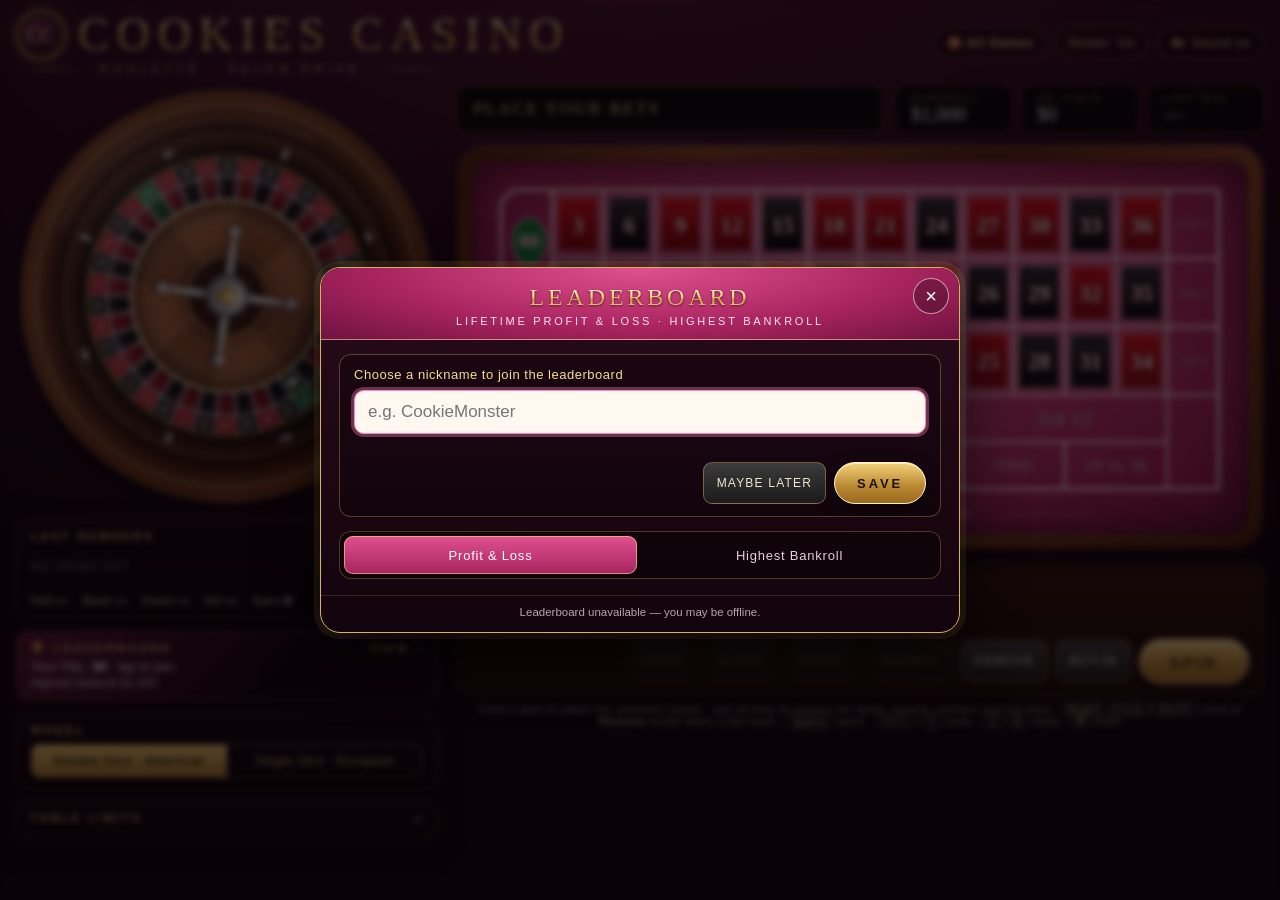
<file: index.html>
<!DOCTYPE html>
<html lang="en">
<head>
<meta charset="utf-8">
<meta name="viewport" content="width=device-width, initial-scale=1">
<title>Cookies Casino</title>
<link rel="icon" href="data:image/svg+xml,%3Csvg xmlns='http://www.w3.org/2000/svg' viewBox='0 0 100 100'%3E%3Ctext y='.9em' font-size='90'%3E%F0%9F%8D%AA%3C/text%3E%3C/svg%3E">
<style>
:root{--gold:#d8b25a;--gold2:#f3dc95;--ink:#efe6cf;--line:#efe6cc}
*{box-sizing:border-box}
html,body{margin:0;min-height:100%}
body{color:var(--ink);font-family:"Segoe UI",Roboto,Helvetica,Arial,sans-serif;
  background:radial-gradient(1400px 800px at 50% -15%,#4f1833 0%,#24091b 50%,#0d030a 100%) fixed;
  -webkit-font-smoothing:antialiased;-webkit-tap-highlight-color:transparent}
button{font-family:inherit}
header.brand{position:relative;display:flex;flex-direction:column;align-items:center;padding:10px 16px 4px}
.brand-main{display:flex;flex-direction:column;align-items:center}
.brand-row{display:flex;align-items:center;gap:18px}
.logo-mark{width:50px;height:50px;border-radius:50%;display:grid;place-items:center;flex:none;
  font-family:Didot,"Bodoni 72","Bodoni MT","Playfair Display",Georgia,serif;font-size:21px;color:var(--gold2);letter-spacing:.02em;
  border:2px solid var(--gold);background:radial-gradient(circle at 35% 30%,#6a2347,#1a0611 75%);
  box-shadow:inset 0 0 0 4px #1a0611,inset 0 0 0 5px rgba(216,178,90,.55),0 0 28px rgba(216,178,90,.22)}
.brand h1{margin:0;font-family:Didot,"Bodoni 72","Bodoni MT","Playfair Display",Georgia,"Times New Roman",serif;
  font-weight:400;font-size:clamp(26px,3.6vw,50px);letter-spacing:.17em;line-height:1.05;text-transform:uppercase;
  background:linear-gradient(180deg,#fff7da 0%,#f2d684 36%,#b5832c 52%,#e8c46c 70%,#fff1c2 100%);
  -webkit-background-clip:text;background-clip:text;color:transparent;filter:drop-shadow(0 2px 2px rgba(0,0,0,.7))}
.brand .sub{display:flex;align-items:center;gap:14px;margin-top:3px;font-size:10.5px;letter-spacing:.55em;color:#cdb47a;text-transform:uppercase}
.brand .sub:before,.brand .sub:after{content:"";height:1px;width:70px;background:linear-gradient(90deg,transparent,#cdb47a,transparent)}
.top-tools{position:absolute;right:16px;top:14px;display:flex;gap:8px}
.icon-btn{background:rgba(0,0,0,.35);color:var(--gold2);border:1px solid rgba(216,178,90,.45);border-radius:20px;
  padding:7px 12px;font-size:12px;letter-spacing:.08em;cursor:pointer;display:flex;align-items:center;gap:6px}
.icon-btn:hover{background:rgba(216,178,90,.12)}
.icon-btn svg{width:16px;height:16px}
main{display:grid;gap:18px;max-width:1560px;margin:0 auto;padding:8px 16px 16px;align-items:start;
  grid-template-columns:clamp(300px,min(33vw,calc(100vh - 320px)),500px) minmax(0,1fr);
  grid-template-columns:clamp(300px,min(33vw,calc(100dvh - 320px)),500px) minmax(0,1fr)}
.wheel-panel,.side,.table-panel{min-width:0}
@media (max-width:1400px){
  header.brand{flex-direction:row;justify-content:space-between;padding:10px 16px 2px}
  .brand-main{align-items:flex-start}.brand-row .logo-mark:last-child{display:none}.brand-row{gap:12px}
  .top-tools{position:static}
}
@media (max-width:1050px){
  main{grid-template-columns:1fr;gap:12px}
  .wheel-panel{display:grid;gap:14px;align-items:start;
    grid-template-columns:clamp(240px,min(46vw,calc(100vh - 740px)),440px) minmax(0,1fr);
    grid-template-columns:clamp(240px,min(46vw,calc(100dvh - 740px)),440px) minmax(0,1fr)}
  .side>.panel:first-child{margin-top:0}
}
@media (max-width:640px){header.brand{flex-direction:column;align-items:center}.brand-main{align-items:center}.logo-mark{display:none}.brand .sub{letter-spacing:.3em}
  .top-tools{margin-top:8px}.wheel-panel{grid-template-columns:1fr}.side>.panel:first-child{margin-top:14px}}
.wheel-wrap{position:relative;width:100%;aspect-ratio:1/1}
#wheel{position:absolute;inset:0;margin:auto;display:block}
.result-badge{position:absolute;left:50%;top:50%;transform:translate(-50%,-50%) scale(.6);opacity:0;pointer-events:none;
  width:21%;aspect-ratio:1;border-radius:50%;display:grid;place-items:center;font-family:Georgia,serif;font-weight:700;
  font-size:clamp(22px,3.6vw,38px);color:#fff;border:3px solid var(--gold2);box-shadow:0 0 30px rgba(0,0,0,.8),0 0 0 6px rgba(0,0,0,.35);
  transition:opacity .35s,transform .35s}
.result-badge.show{opacity:1;transform:translate(-50%,-50%) scale(1)}
.result-badge.red{background:radial-gradient(circle at 35% 30%,#e0313a,#8a0d14)}
.result-badge.black{background:radial-gradient(circle at 35% 30%,#3a3a3a,#050505)}
.result-badge.green{background:radial-gradient(circle at 35% 30%,#1fa354,#06501f)}
.panel{background:linear-gradient(180deg,rgba(18,6,12,.88),rgba(6,2,5,.92));border:1px solid rgba(216,178,90,.35);border-radius:12px;padding:10px 14px;margin-top:12px;box-shadow:0 10px 26px rgba(0,0,0,.5)}
details.panel>summary{list-style:none;cursor:pointer}details.panel>summary::-webkit-details-marker{display:none}
details.panel>summary h3{display:flex;justify-content:space-between;margin:0}details.panel>summary h3:after{content:'＋';letter-spacing:0}details.panel[open]>summary h3:after{content:'－'}details.panel[open]>summary h3{margin-bottom:8px}
.panel h3{margin:0 0 8px;font-size:10.5px;letter-spacing:.32em;color:#cdb47a;font-weight:600;text-transform:uppercase}
.board{display:flex;gap:6px;flex-wrap:wrap;min-height:34px;align-items:center}
.board .n{min-width:30px;height:30px;padding:0 4px;border-radius:6px;display:grid;place-items:center;font-family:Georgia,serif;font-weight:700;font-size:14px;box-shadow:inset 0 0 0 1px rgba(255,255,255,.12)}
.board .n.first{min-width:40px;height:40px;font-size:19px;box-shadow:0 0 0 2px var(--gold2),0 0 14px rgba(243,220,149,.4)}
.board .red{background:#a3121a;color:#fff}.board .black{background:#1b1b1b;color:#f0f0f0}.board .green{background:#0b7a35;color:#fff}
.board .empty{color:#776;font-size:12px;letter-spacing:.1em}
.stats{display:flex;gap:14px;margin-top:10px;font-size:12px;color:#bfb497;flex-wrap:wrap}
.stats b{color:#fff;font-weight:600}
.seg{display:flex;border:1px solid rgba(216,178,90,.5);border-radius:8px;overflow:hidden}
.seg button{flex:1;background:transparent;color:#cdb47a;border:0;padding:9px 8px;font-size:12px;letter-spacing:.06em;cursor:pointer}
.seg button.on{background:linear-gradient(#e9c56e,#a8792a);color:#1b1206;font-weight:700}
.seg button:disabled{cursor:not-allowed;opacity:.55}
.seg button.on:disabled{opacity:.85}
.placard{display:grid;grid-template-columns:1fr auto auto;gap:3px 14px;font-size:12px}
.placard .hd{color:#cdb47a;font-size:10px;letter-spacing:.2em;text-transform:uppercase;border-bottom:1px solid rgba(216,178,90,.25);padding-bottom:3px;margin-bottom:2px}
.placard .r{text-align:right;font-variant-numeric:tabular-nums}
.placard .sec{grid-column:1/-1;color:var(--gold2);font-size:10px;letter-spacing:.25em;margin-top:6px;text-transform:uppercase}
.statusbar{display:flex;align-items:stretch;gap:12px;margin-bottom:12px;flex-wrap:wrap}
.status{flex:1 1 320px;background:#030303;border:1px solid rgba(216,178,90,.4);border-radius:10px;padding:10px 16px;display:flex;align-items:center;
  font-family:Georgia,"Times New Roman",serif;letter-spacing:.14em;text-transform:uppercase;font-size:clamp(13px,1.35vw,17px);color:var(--gold2);
  box-shadow:inset 0 0 18px rgba(216,178,90,.08);min-height:48px}
.status.warn{color:#ffb4a0}.status.win{color:#ffc4df;text-shadow:0 0 12px rgba(255,110,175,.55)}
.meters{display:flex;gap:10px;flex-wrap:wrap}
.meter{background:#030303;border:1px solid rgba(216,178,90,.3);border-radius:10px;padding:6px 14px;min-width:116px}
.meter .l{font-size:9.5px;letter-spacing:.25em;color:#a99766;text-transform:uppercase}
.meter .v{font-family:Georgia,serif;font-size:20px;color:#fff;font-variant-numeric:tabular-nums}
.meter .v.pos{color:#ff9fcb}
.rail{padding:16px;border-radius:30px;background:linear-gradient(135deg,#4a210c 0%,#86441f 22%,#5a2810 45%,#8a4822 70%,#4a210c 100%);
  box-shadow:0 22px 44px rgba(0,0,0,.65),inset 0 2px 0 rgba(255,255,255,.18),inset 0 -4px 8px rgba(0,0,0,.55)}
.felt{border-radius:18px;padding:12px 12px 2px;
  background:url("data:image/svg+xml;utf8,<svg xmlns='http://www.w3.org/2000/svg' width='180' height='180'><filter id='n'><feTurbulence type='fractalNoise' baseFrequency='.9' numOctaves='3' stitchTiles='stitch'/><feColorMatrix values='0 0 0 0 0  0 0 0 0 0  0 0 0 0 0  0 0 0 .5 0'/></filter><rect width='100%' height='100%' filter='url(%23n)' opacity='.35'/></svg>"),
   radial-gradient(ellipse at 50% 38%,#f0649f 0%,#d83f80 42%,#b0245f 78%,#7f1244 100%);
  box-shadow:inset 0 0 50px rgba(0,0,0,.6),inset 0 0 0 2px rgba(0,0,0,.35)}
#table{display:block;width:100%;height:auto;overflow:visible;user-select:none;-webkit-user-select:none;-webkit-touch-callout:none;touch-action:manipulation}
#table.remove-mode .hit{cursor:crosshair}
#table .hit{cursor:pointer}
#table.locked .hit{cursor:not-allowed}
#table .hl{opacity:0;fill:#fffbe6;transition:opacity .12s}
#table .hl.on{opacity:.3}
#table .hl.win{animation:winpulse .7s ease-in-out infinite alternate}
@keyframes winpulse{from{opacity:.12}to{opacity:.55}}
#table text{pointer-events:none}
.rack{display:flex;flex-wrap:wrap;align-items:center;gap:10px 14px;margin-top:12px;padding:10px 14px;-webkit-touch-callout:none;-webkit-user-select:none;user-select:none;border-radius:16px;
  background:linear-gradient(180deg,#2b150a,#170a04);border:1px solid rgba(216,178,90,.3);box-shadow:inset 0 2px 10px rgba(0,0,0,.6)}
.chips{display:flex;gap:10px;flex-wrap:wrap}
.chipbtn{width:56px;height:56px;padding:0;border:0;background:none;cursor:pointer;border-radius:50%;transition:transform .15s,box-shadow .15s;filter:drop-shadow(0 4px 3px rgba(0,0,0,.6))}
.chipbtn svg{width:100%;height:100%;display:block}
.chipbtn:hover{transform:translateY(-3px)}
.chipbtn.sel{transform:translateY(-7px);box-shadow:0 0 0 3px #f5d77a,0 0 20px rgba(245,215,122,.75)}
.actions{display:flex;gap:8px;flex-wrap:wrap;margin-left:auto;align-items:center}
.btn{background:linear-gradient(#3b3b3b,#1b1b1b);color:var(--ink);border:1px solid rgba(216,178,90,.45);border-radius:9px;padding:11px 13px;font-size:12px;min-height:42px;letter-spacing:.1em;text-transform:uppercase;cursor:pointer}
.btn:hover:not(:disabled){border-color:var(--gold2);color:#fff}
.btn:disabled{opacity:.4;cursor:not-allowed}
.btn.on{background:linear-gradient(#ff86bb,#c2185b);color:#fff;border-color:#ffd1e6;box-shadow:0 0 14px rgba(255,105,170,.6)}
.btn.spin{background:linear-gradient(#f3d27a,#b8862f 60%,#9a6a20);color:#1b1206;font-weight:800;font-size:15px;letter-spacing:.22em;padding:13px 30px;border-radius:30px;border-color:#fff1c2;
  box-shadow:0 6px 16px rgba(0,0,0,.5),inset 0 1px 0 rgba(255,255,255,.6)}
.btn.spin:hover:not(:disabled){filter:brightness(1.08)}
.hint .touch{display:none}@media (pointer:coarse){.hint .mouse{display:none}.hint .touch{display:inline}}
.hint{margin-top:8px;font-size:11.5px;color:#9f9578;letter-spacing:.04em;text-align:center}
.hint kbd{border:1px solid #6b6248;border-radius:4px;padding:0 5px;font-size:10.5px;color:#d9cfae}
#tip{position:fixed;z-index:50;pointer-events:none;background:rgba(5,5,5,.94);border:1px solid rgba(216,178,90,.55);border-radius:8px;padding:8px 11px;font-size:12px;line-height:1.45;color:#eee;box-shadow:0 8px 20px rgba(0,0,0,.6);opacity:0;transition:opacity .1s;white-space:nowrap}
#tip.show{opacity:1}
#tip .t{color:var(--gold2);font-weight:600;letter-spacing:.04em}
#tip .m{color:#aaa}

.lb-panel{display:block;width:100%;text-align:left;cursor:pointer;font:inherit;color:inherit;background:linear-gradient(135deg,rgba(214,59,125,.35),rgba(18,6,12,.9) 60%)}
.lb-panel:hover{border-color:var(--gold2)}
.lb-panel h3{display:flex;justify-content:space-between;margin-bottom:4px}.lb-panel h3 span{color:var(--gold2)}
#lbPanelInfo{font-size:13px;color:#f3e3ea}#lbPanelInfo b{color:#fff}
.modal{position:fixed;inset:0;z-index:100;display:flex;align-items:center;justify-content:center;padding:16px;background:rgba(10,2,7,.66);
  -webkit-backdrop-filter:blur(3px);backdrop-filter:blur(3px);opacity:0;transition:opacity .2s}
.modal.show{opacity:1}.modal[hidden]{display:none}
.sheet{position:relative;width:min(560px,94vw);max-height:min(88vh,860px);max-height:min(88dvh,860px);display:flex;flex-direction:column;border-radius:20px;overflow:hidden;
  background:linear-gradient(180deg,#2a0b1c,#12040c);border:1.5px solid var(--gold);box-shadow:0 24px 60px rgba(0,0,0,.7),0 0 0 6px rgba(216,178,90,.12);transform:translateY(10px);transition:transform .2s}
.modal.show .sheet{transform:none}
.sheet-hd{padding:16px 20px 12px;background:radial-gradient(ellipse at 50% 0%,#e0508f,#a8245e 60%,#6e1240);border-bottom:1px solid rgba(243,220,149,.5);text-align:center}
.sheet-hd h2{margin:0;font-family:Didot,"Bodoni 72","Playfair Display",Georgia,serif;font-weight:400;letter-spacing:.16em;text-transform:uppercase;font-size:24px;
  background:linear-gradient(180deg,#fff7da,#f2d684 45%,#c8963a 60%,#fff1c2);-webkit-background-clip:text;background-clip:text;color:transparent;filter:drop-shadow(0 1px 1px rgba(0,0,0,.6))}
.sheet-hd p{margin:4px 0 0;font-size:11px;letter-spacing:.25em;text-transform:uppercase;color:#ffe3ef}
.sheet .x{position:absolute;right:10px;top:10px;width:36px;height:36px;border-radius:50%;border:1px solid rgba(255,240,220,.6);background:rgba(0,0,0,.25);color:#fff;font-size:20px;line-height:1;cursor:pointer}
.sheet-bd{padding:14px 18px 6px;overflow:auto;-webkit-overflow-scrolling:touch;flex:1;min-height:0}
#lbForm{margin-bottom:14px;padding:12px 14px;border:1px solid rgba(216,178,90,.35);border-radius:12px;background:rgba(0,0,0,.25)}
#lbFormTitle{font-size:13px;color:var(--gold2);margin-bottom:8px;letter-spacing:.04em}
.lb-input-row{display:flex;gap:8px}
#lbNick{flex:1;min-width:0;font:inherit;font-size:17px;padding:11px 13px;border-radius:10px;border:1.5px solid rgba(216,178,90,.55);background:#fff8f0;color:#3a0c22;outline:none}
#lbNick:focus{border-color:#ff86bb;box-shadow:0 0 0 3px rgba(255,134,187,.35)}
#lbErr{min-height:18px;margin-top:6px;font-size:12.5px;color:#ffb4c8}
.lb-form-actions{display:flex;justify-content:flex-end;gap:8px;margin-top:4px}
#lbMe{display:flex;align-items:center;justify-content:space-between;gap:10px;margin-bottom:12px;padding:10px 14px;border-radius:12px;background:rgba(214,59,125,.18);border:1px solid rgba(255,134,187,.45);font-size:13.5px}
#lbMe[hidden],#lbForm[hidden]{display:none}
#lbMe b{color:#fff}
.lb-list{display:flex;flex-direction:column;gap:4px}
#lbModal .sheet{width:min(640px,95vw)}
.lb-row{display:grid;grid-template-columns:42px minmax(0,1fr) 96px 92px 50px;align-items:center;gap:8px;padding:9px 12px;border-radius:10px;background:rgba(255,255,255,.04);font-size:15px}
.lb-row .pl,.lb-row .pk,.lb-row .sp{text-align:right;font-variant-numeric:tabular-nums}
.lb-row .pl{font-family:Georgia,serif;font-size:16px;color:#e9dde2}.lb-row .sp{font-size:12.5px;color:#cdb9c2}
.lb-head{background:none;padding:0 12px 2px;font-size:10px;letter-spacing:.14em;text-transform:uppercase;color:#cdb47a}
.lb-head span{text-align:right}.lb-head span:nth-child(-n+2){text-align:left}.lb-head .on{color:#fff}
.up{color:#5fe08f!important}.down{color:#ff7186!important}
.lb-tabs{display:flex;gap:6px;margin:0 0 10px;padding:4px;border-radius:12px;background:rgba(0,0,0,.3);border:1px solid rgba(216,178,90,.3)}
.lb-tabs button{flex:1;min-height:38px;border:0;border-radius:9px;background:none;color:#e8cfd9;font:inherit;font-size:13px;letter-spacing:.06em;cursor:pointer}
.lb-tabs button.on{background:linear-gradient(180deg,#e0508f,#a8245e);color:#fff;box-shadow:inset 0 0 0 1px rgba(243,220,149,.6)}
#lbPanelInfo .sub{display:block;margin-top:2px;font-size:12px;color:#d9c3cc}
@media (max-width:560px){.lb-row{grid-template-columns:34px minmax(0,1fr) 82px 74px;font-size:14px}.lb-row .sp{display:none}}
.lb-row .rk{font-family:Georgia,serif;color:#cdb47a;font-size:14px}.lb-row.top1 .rk,.lb-row.top2 .rk,.lb-row.top3 .rk{font-size:20px}
.lb-row .nm{overflow:hidden;text-overflow:ellipsis;white-space:nowrap;color:#fff}
.lb-row .pk{font-family:Georgia,serif;color:var(--gold2);font-size:15px}
.lb-row.me{background:linear-gradient(90deg,rgba(255,105,170,.42),rgba(214,59,125,.18));box-shadow:inset 0 0 0 1.5px #ff86bb}
.lb-row.me .nm:after{content:"  (you)";color:#ffd1e6;font-size:12px}
.lb-gap{text-align:center;color:#a98;letter-spacing:.3em}
.lb-empty{text-align:center;color:#d9c3cc;padding:22px 6px}
.sheet-ft{padding:10px 18px 14px;font-size:11.5px;color:#b9a3ae;text-align:center;border-top:1px solid rgba(216,178,90,.18)}
</style>
</head>
<body>
<svg width="0" height="0" style="position:absolute" aria-hidden="true"><defs id="defs"></defs></svg>
<header class="brand">
  <div class="brand-main">
    <div class="brand-row"><div class="logo-mark">CC</div><h1>Cookies Casino</h1><div class="logo-mark">CC</div></div>
    <div class="sub">Roulette &middot; Salon Privé</div>
  </div>
  <div class="top-tools">
    <a class="icon-btn" href="lobby.html" title="All Cookies Casino games" style="text-decoration:none;font-weight:600">🍪 All Games</a>
    <button class="icon-btn" id="voiceBtn" title="Dealer voice on/off">Dealer: On</button>
    <button class="icon-btn" id="voicePick" title="Change dealer voice" style="display:none">🎙 Voice</button>
    <button class="icon-btn" id="muteBtn" title="Mute / unmute sound (M)"></button>
  </div>
</header>
<main>
  <section class="wheel-panel">
    <div class="wheel-wrap" id="wheelWrap"><canvas id="wheel" aria-label="Roulette wheel"></canvas><div class="result-badge" id="badge"></div></div>
    <div class="side">
    <div class="panel"><h3>Last Numbers</h3><div class="board" id="board"></div><div class="stats" id="stats"></div></div>
    <button class="panel lb-panel" id="lbOpen" type="button"><h3>🏆 Leaderboard <span>View ›</span></h3><div id="lbPanelInfo"></div></button>
    <div class="panel"><h3>Wheel</h3>
      <div class="seg" id="typeSeg"><button data-type="american">Double Zero &middot; American</button><button data-type="european">Single Zero &middot; European</button></div>
    </div>
    <details class="panel" id="limitsBox"><summary><h3>Table Limits</h3></summary><div class="placard" id="placard"></div></details>
    </div>
  </section>
  <section class="table-panel">
    <div class="statusbar">
      <div class="status" id="status">Place your bets</div>
      <div class="meters">
        <div class="meter"><div class="l">Bankroll</div><div class="v" id="mBank">$0</div></div>
        <div class="meter"><div class="l">On Table</div><div class="v" id="mBet">$0</div></div>
        <div class="meter"><div class="l">Last Win</div><div class="v" id="mWin">—</div></div>
      </div>
    </div>
    <div class="rail"><div class="felt"><svg id="table" viewBox="0 0 880 420" role="application" aria-label="Roulette betting layout"></svg></div></div>
    <div class="rack">
      <div class="chips" id="chips"></div>
      <div class="actions">
        <button class="btn" id="undoBtn">Undo</button><button class="btn" id="clearBtn">Clear</button><button class="btn" id="rebetBtn">Rebet</button>
        <button class="btn" id="doubleBtn">Double</button><button class="btn" id="removeBtn" title="Remove mode: tap a bet to take it back (or long-press any bet)">Remove</button><button class="btn" id="buyBtn" title="Reset bankroll to $1,000">Buy-in</button>
        <button class="btn spin" id="spinBtn">Spin</button>
      </div>
    </div>
    <div class="hint"><span class="mouse">Click a spot to place the selected cookie &middot; aim at lines &amp; corners for splits, streets, corners and six lines &middot;
      <kbd>Right-click</kbd>/<kbd>Shift</kbd>-click or <b>Remove</b> mode takes a bet back &middot; <kbd>Space</kbd> spins &middot; <kbd>Ctrl</kbd>+<kbd>Z</kbd> undo &middot; <kbd>1</kbd>–<kbd>6</kbd> chips &middot; <kbd>M</kbd> mute</span><span class="touch">Tap a spot to place the selected cookie &middot; tap lines &amp; corners for splits, streets, corners &amp; six lines &middot; <b>long-press</b> a bet or turn on <b>Remove</b> to take it back &middot; bets stay open until “No more bets”</span></div>
  </section>
</main>
<div id="tip"></div>
<div class="modal" id="lbModal" hidden role="dialog" aria-modal="true" aria-labelledby="lbTitle">
  <div class="sheet">
    <div class="sheet-hd"><h2 id="lbTitle">Leaderboard</h2><p>Lifetime profit &amp; loss · highest bankroll</p><button class="x" id="lbClose" aria-label="Close">×</button></div>
    <div class="sheet-bd">
      <form id="lbForm" autocomplete="off">
        <div id="lbFormTitle">Choose a nickname to join the leaderboard</div>
        <div class="lb-input-row"><input id="lbNick" maxlength="16" minlength="2" placeholder="e.g. CookieMonster" autocapitalize="words" autocorrect="off" spellcheck="false" enterkeyhint="done"></div>
        <div id="lbErr"></div>
        <div class="lb-form-actions"><button type="button" class="btn" id="lbLater">Maybe later</button><button type="submit" class="btn spin" id="lbJoin" style="padding:10px 22px;font-size:13px">Save</button></div>
      </form>
      <div id="lbMe" hidden><span>You: <b id="lbMeName"></b> · P&amp;L <b id="lbMePnl"></b> · best <b id="lbMePeak"></b> · <b id="lbMeRank">—</b></span><button type="button" class="btn" id="lbRename" style="min-height:34px;padding:7px 11px">Rename</button></div>
      <div class="lb-tabs" role="tablist"><button type="button" role="tab" data-sort="pnl">Profit &amp; Loss</button><button type="button" role="tab" data-sort="peak">Highest Bankroll</button></div>
      <div class="lb-list" id="lbList"></div>
    </div>
    <div class="sheet-ft" id="lbFoot"></div>
  </div>
</div>
<script>
'use strict';
/* Cookies Casino — Roulette (single-file, offline) */
const $ = s => document.querySelector(s);
const SVGNS = 'http://www.w3.org/2000/svg';
const TAU = Math.PI * 2;
function el(tag, attrs, parent){ const e = document.createElementNS(SVGNS, tag); if (attrs) for (const k in attrs) e.setAttribute(k, attrs[k]); if (parent) parent.appendChild(e); return e; }
const clamp = (v,a,b) => Math.max(a, Math.min(b, v));
const wait = ms => new Promise(r => setTimeout(r, ms));
const fmt = n => '$' + Math.round(n).toLocaleString('en-US');
const fmtPnl = n => (n > 0 ? '+' : n < 0 ? '-' : '') + fmt(Math.abs(n));      // +$1,250 / -$300
const pnlCls = n => n > 0 ? 'up' : n < 0 ? 'down' : '';
const fmtShort = n => n < 1000 ? '$' + n : '$' + (n/1000).toFixed(1).replace(/\.0$/,'') + 'K';
const mod = (a,n) => ((a % n) + n) % n;
const ease = { inOut: u => u<.5 ? 4*u*u*u : 1 - Math.pow(-2*u+2,3)/2, out: u => 1 - Math.pow(1-u,3), in: u => u*u*u,
  bounce: u => { const n=7.5625,d=2.75; if(u<1/d) return n*u*u; if(u<2/d) return n*(u-=1.5/d)*u+.75; if(u<2.5/d) return n*(u-=2.25/d)*u+.9375; return n*(u-=2.625/d)*u+.984375; } };
function tween(dur, step, e = ease.inOut){ return new Promise(res => { const t0 = performance.now(); (function f(now){ const u = clamp((now - t0) / dur, 0, 1); step(e(u), u); if (u < 1) requestAnimationFrame(f); else res(); })(t0); }); }
// Unbiased cryptographic RNG (rejection sampling)
function randInt(n){ const a = new Uint32Array(1), lim = Math.floor(0x100000000 / n) * n; let x; do { crypto.getRandomValues(a); x = a[0]; } while (x >= lim); return x % n; }
const LS = { get(k,d){ try { const v = localStorage.getItem('cc.'+k); return v === null ? d : JSON.parse(v); } catch(e){ return d; } },
             set(k,v){ try { localStorage.setItem('cc.'+k, JSON.stringify(v)); } catch(e){} } };

/* ---------------- Game constants ---------------- */
const DZ = 37; // internal id for "00"
const REDS = new Set([1,3,5,7,9,12,14,16,18,19,21,23,25,27,30,32,34,36]);
const lab = n => n === DZ ? '00' : String(n);
const colorOf = n => (n === 0 || n === DZ) ? 'green' : (REDS.has(n) ? 'red' : 'black');
const ORDER = {   // true pocket sequence, clockwise
  european: [0,32,15,19,4,21,2,25,17,34,6,27,13,36,11,30,8,23,10,5,24,16,33,1,20,14,31,9,22,18,29,7,28,12,35,3,26],
  american: [0,28,9,26,30,11,7,20,32,17,5,22,34,15,3,24,36,13,1,DZ,27,10,25,29,12,8,19,31,18,6,21,33,16,4,23,35,14,2]
};
const LIMITS = { straight:[1,100], split:[1,200], street:[1,300], trio:[1,300], corner:[1,400], firstfour:[1,400], basket:[1,500], sixline:[1,600],
                 column:[5,2500], dozen:[5,2500], even:[5,5000] };
const ODDS   = { straight:35, split:17, street:11, trio:11, corner:8, firstfour:8, basket:6, sixline:5, column:2, dozen:2, even:1 };
const KINDNAME = { straight:'Straight Up', split:'Split', street:'Street', trio:'Trio', corner:'Corner', firstfour:'First Four', basket:'Top Line',
                   sixline:'Six Line', column:'Column', dozen:'Dozen', even:'Even Money' };
const OUTSIDE = new Set(['column','dozen','even']);
const TABLE_MAX = 10000;
const DENOMS = [1,5,25,100,500,1000];
const COOKIE = {   // cookie chips: dough type + icing-ring colour identify the denomination
  1:    {name:'Sugar cookie',           dough:['#fff2d4','#f3d49a','#d2a35c'], ring:'#3d7be0', text:'#17408f', bits:'sprinkles'},
  5:    {name:'Chocolate chip',         dough:['#f5c983','#dc9c4f','#a4672a'], ring:'#e0213f', text:'#a20d26', bits:'choc'},
  25:   {name:'Double chocolate',       dough:['#93603d','#653a21','#3a1c0d'], ring:'#2fbf71', text:'#0f6136', bits:'white'},
  100:  {name:'Red velvet',             dough:['#d9465a','#a8182d','#6a0918'], ring:'#1d1d1d', text:'#1d1d1d', bits:'white'},
  500:  {name:'White-choc macadamia',   dough:['#f7deaa','#e0b76f','#b4823b'], ring:'#8a3fc7', text:'#55247f', bits:'nuts'},
  1000: {name:'Gold-dusted butter',     dough:['#fff1ad','#efbd45','#b07e0c'], ring:'#7a1f1f', text:'#7a1f1f', bits:'gold'}
};

/* ---------------- State ---------------- */
let type = LS.get('type','american'); if (!ORDER[type]) type = 'american';
const START_BANK = 1000;
const LB_SEASON = 2;   // leaderboard season: bumping it wipes the local identity/stats and resets the bankroll once (server board was reset too)
if ((+LS.get('lb.season', 0) || 0) < LB_SEASON){
  ['id','secret','nick','peak','spins','sentPeak','sentSpins','rank','rankPeak','asked','net','wagered'].forEach(k => { try { localStorage.removeItem('cc.lb.' + k); } catch(e){} });
  LS.set('bankroll', START_BANK); LS.set('lb.season', LB_SEASON);
}
// one-time account restore link: ?restore=TOKEN or #restore=TOKEN (handled after boot by restoreFromLink)
const RESTORE_TOKEN = (() => { try { const m = (location.search + '&' + location.hash.replace(/^#/, '')).match(/[?&]restore=([A-Za-z0-9_-]{20,200})/); return m ? m[1] : null; } catch(e){ return null; } })();
let bankroll = +LS.get('bankroll', START_BANK); if (!isFinite(bankroll) || bankroll < 1) bankroll = START_BANK;
let spinHistory = LS.get('history', []); if (!Array.isArray(spinHistory)) spinHistory = [];
let chipValue = LS.get('chip', 5); if (!DENOMS.includes(chipValue)) chipValue = 5;
let muted = !!LS.get('muted', false), voiceOn = !!LS.get('voiceOn', true);
let bets = new Map(), lastBets = new Map(), undoStack = [];
let phase = 'betting';   // betting | spinning | resolving
let spin = null;
let SPOTS = [], SPOTMAP = {};
const stackEls = new Map();
let dollyEl = null, winNum = null, shownBank = bankroll;

/* ================= AUDIO — synthesized with WebAudio ================= */
const Snd = {
  ctx:null, master:null, noise:null, roll:null,
  ensure(){
    if (!this.ctx){
      const AC = window.AudioContext || window.webkitAudioContext; if (!AC) return false;
      this.ctx = new AC(); this.master = this.ctx.createGain(); this.master.gain.value = muted ? 0 : 0.85;
      const comp = this.ctx.createDynamicsCompressor(); comp.threshold.value = -14; comp.ratio.value = 4;
      this.master.connect(comp); comp.connect(this.ctx.destination);
      const len = this.ctx.sampleRate * 2, buf = this.ctx.createBuffer(1, len, this.ctx.sampleRate), d = buf.getChannelData(0);
      for (let i = 0; i < len; i++) d[i] = Math.random() * 2 - 1;
      this.noise = buf;
    }
    if (this.ctx.state === 'suspended') this.ctx.resume();
    return true;
  },
  setMuted(m){ if (this.ctx) this.master.gain.setTargetAtTime(m ? 0 : 0.85, this.ctx.currentTime, 0.03); },
  burst(t, {vol=.3, f=3000, q=4, dur=.03, type='bandpass'} = {}){
    const c = this.ctx, s = c.createBufferSource(); s.buffer = this.noise;
    const fl = c.createBiquadFilter(); fl.type = type; fl.frequency.value = f; fl.Q.value = q;
    const g = c.createGain(); g.gain.setValueAtTime(vol, t); g.gain.exponentialRampToValueAtTime(0.0008, t + dur);
    s.connect(fl); fl.connect(g); g.connect(this.master); s.start(t, Math.random() * 1.5, dur + 0.02);
  },
  ping(t, {vol=.1, f=2000, dur=.06, type='sine'} = {}){
    const c = this.ctx, o = c.createOscillator(); o.type = type; o.frequency.value = f;
    const g = c.createGain(); g.gain.setValueAtTime(vol, t); g.gain.exponentialRampToValueAtTime(0.0008, t + dur);
    o.connect(g); g.connect(this.master); o.start(t); o.stop(t + dur + 0.02);
  },
  clack(vol=.5, f=3200){ if (!this.ctx) return; const t = this.ctx.currentTime;          // ball on metal (frets / deflector)
    this.burst(t, {vol:vol*.55, f, q:5, dur:.035}); this.ping(t, {vol:vol*.16, f:f*1.62, dur:.07}); this.ping(t, {vol:vol*.10, f:f*.58, dur:.03, type:'triangle'}); },
  tick(vol=.2){ this.clack(vol, 3900 + Math.random()*900); },
  settle(){ if (!this.ctx) return; const t = this.ctx.currentTime; this.clack(.32, 2500); this.ping(t, {vol:.12, f:150, dur:.16}); this.burst(t+.02, {vol:.08, f:900, q:1, dur:.08}); },
  chip(vol=1){ if (!this.ctx) return; const t = this.ctx.currentTime, p = .9 + Math.random()*.2;   // clay chip
    this.burst(t, {vol:.30*vol, f:2900*p, q:1.6, dur:.025}); this.ping(t, {vol:.07*vol, f:1850*p, dur:.045, type:'triangle'});
    this.burst(t+.032, {vol:.17*vol, f:3300*p, q:1.6, dur:.02}); this.ping(t+.032, {vol:.04*vol, f:2150*p, dur:.035, type:'triangle'}); },
  chips(n){ for (let i = 0; i < n; i++) setTimeout(() => this.chip(.6 + Math.random()*.3), i * (55 + Math.random()*30)); },
  sweep(){ if (!this.ctx) return; const c = this.ctx, t = c.currentTime, s = c.createBufferSource(); s.buffer = this.noise;
    const f = c.createBiquadFilter(); f.type = 'bandpass'; f.Q.value = .7; f.frequency.setValueAtTime(700, t); f.frequency.exponentialRampToValueAtTime(2600, t+.45);
    const g = c.createGain(); g.gain.setValueAtTime(0.0001, t); g.gain.linearRampToValueAtTime(.11, t+.12); g.gain.exponentialRampToValueAtTime(0.0008, t+.55);
    s.connect(f); f.connect(g); g.connect(this.master); s.start(t, Math.random(), .6); this.chips(3); },
  startRoll(){ if (!this.ctx || this.roll) return; const c = this.ctx;                  // ball rolling on the back track
    const src = c.createBufferSource(); src.buffer = this.noise; src.loop = true;
    const bp = c.createBiquadFilter(); bp.type = 'bandpass'; bp.Q.value = .9; bp.frequency.value = 800;
    const lp = c.createBiquadFilter(); lp.type = 'lowpass'; lp.frequency.value = 2400;
    const lo = c.createBiquadFilter(); lo.type = 'lowpass'; lo.frequency.value = 170;
    const loG = c.createGain(); loG.gain.value = 1.6;
    const am = c.createGain(); am.gain.value = .7;
    const lfo = c.createOscillator(); lfo.frequency.value = 2; const lfoG = c.createGain(); lfoG.gain.value = .3; lfo.connect(lfoG); lfoG.connect(am.gain);
    const out = c.createGain(); out.gain.value = 0;
    src.connect(bp); bp.connect(lp); lp.connect(am); src.connect(lo); lo.connect(loG); loG.connect(am); am.connect(out); out.connect(this.master);
    src.start(); lfo.start(); this.roll = {src, bp, lfo, out}; },
  updateRoll(speed, level){ const r = this.roll; if (!r) return; const t = this.ctx.currentTime, s = clamp(speed/13, 0, 1);
    r.out.gain.setTargetAtTime(.2 * s * level + .00001, t, .08); r.bp.frequency.setTargetAtTime(320 + s*1100, t, .1);
    r.lfo.frequency.setTargetAtTime(Math.max(.4, speed / TAU), t, .1); },
  stopRoll(){ const r = this.roll; if (!r) return; this.roll = null; const t = this.ctx.currentTime;
    r.out.gain.setTargetAtTime(0, t, .06); setTimeout(() => { try { r.src.stop(); r.lfo.stop(); } catch(e){} }, 600); }
};
/* ================= DEALER VOICE — Web Speech API ================= */
// Short, plain-English lines (only a couple of well-known anime words that English voices say cleanly)
const LINES = {
  hello:  [['Welcome to Cookies Casino!', 'Place your bets.']],
  spin:   [['Here we go!'], ['Good luck!'], ['Spinning!']],
  nmb:    [['No more bets.']],
  win:    [['Yatta!', 'You win!'], ['You win!'], ['Winner!']],
  bigwin: [['Sugoi!', 'Big win!'], ['Wow! Big win!']],
  lose:   [['Aww.', 'The house wins.'], ['So close!', 'Next time.'], ['The house wins.']],
  refill: [['More cookies, on the house!']],
  on:     [['Hi! I\'m your dealer.']]
};
const ONES = ['zero','one','two','three','four','five','six','seven','eight','nine','ten','eleven','twelve','thirteen','fourteen','fifteen','sixteen','seventeen','eighteen','nineteen'];
const TENS = ['','','twenty','thirty'];
function numWords(n){ if (n === DZ) return 'double zero'; if (n < 20) return ONES[n]; const o = n % 10; return TENS[Math.floor(n/10)] + (o ? '-' + ONES[o] : ''); }
const cap = s => s.charAt(0).toUpperCase() + s.slice(1);
const Voice = {
  ok: 'speechSynthesis' in window && 'SpeechSynthesisUtterance' in window, v:null, opts:[], primed:false, greeted:false, lastAt:0,
  // Ranked choices: clear female English voices first, then the Japanese "Anime (Kyoko)" option last
  options(){
    if (!this.ok) return [];
    const vs = speechSynthesis.getVoices() || [];
    const isEn = v => /^en([-_]|$)/i.test(v.lang), isJa = v => /^ja([-_]|$)/i.test(v.lang);
    const FEM = ['samantha','ava','allison','susan','karen','moira','tessa','serena','kate','victoria','fiona','zoe','nicky','martha','aria','jenny','libby','sonia','zira','female','google us english','google uk english female'];
    const MALE = /\b(daniel|alex|fred|tom|oliver|arthur|aaron|gordon|rishi|reed|ralph|albert|bruce|junior|lee|guy|david|mark|george|ryan|eddy|grandpa|rocko|male)\b/i;
    const score = v => { const n = v.name.toLowerCase(); const i = FEM.findIndex(f => n.includes(f)); if (i < 0) return -1;
      return 1000 - i*10 + (/enhanced|premium|natural|neural/i.test(v.name) ? 5 : 0) + (/^en[-_](us|gb)/i.test(v.lang) ? 2 : 0); };
    const seen = new Set(), out = [];
    const add = (v, label, kind) => { const key = v.name + '|' + v.lang; if (seen.has(key)) return; seen.add(key); out.push({v, label, kind}); };
    vs.filter(v => isEn(v) && score(v) >= 0).sort((a, b) => score(b) - score(a)).forEach(v => add(v, shortName(v), 'en'));
    if (!out.length){ const en = vs.filter(isEn); (en.filter(v => !MALE.test(v.name)).concat(en)).forEach(v => add(v, shortName(v), 'en')); }
    const ja = vs.filter(isJa), jv = ja.find(v => /kyoko/i.test(v.name)) || ja.find(v => /o-?ren/i.test(v.name));
    if (jv) add(jv, 'Anime (' + shortName(jv) + ')', 'ja');
    if (!out.length && vs.length) add(vs.find(v => v.default) || vs[0], shortName(vs[0]), 'en');
    return out;
  },
  pick(){
    if (!this.ok) return; const opts = this.options(); if (!opts.length) return; this.opts = opts;
    const saved = LS.get('voiceName', null), o = (saved && opts.find(o => o.v.name === saved)) || opts[0];
    this.v = o.v; this.kind = o.kind; updateVoiceUI();
  },
  cycle(){
    if (!this.opts.length) this.pick(); if (!this.opts.length) return;
    const i = this.opts.findIndex(o => this.v && o.v.name === this.v.name), o = this.opts[(i + 1) % this.opts.length];
    this.v = o.v; this.kind = o.kind; LS.set('voiceName', o.v.name); updateVoiceUI();
  },
  current(){ return this.opts.find(o => this.v && o.v.name === this.v.name); },
  utter(text){
    const u = new SpeechSynthesisUtterance(text);
    if (this.v){ u.voice = this.v; u.lang = this.v.lang; }
    u.pitch = this.kind === 'ja' ? 1.4 : 1.25; u.rate = .95; u.volume = 1;
    return u;
  },
  // parts → separate short utterances (e.g. "Seventeen. Black." then the flourish on its own)
  say(parts, {force = false} = {}){
    if (!this.ok || (!voiceOn && !force) || muted) return;
    if (!this.v) this.pick();
    const list = Array.isArray(parts) ? parts : [parts], now = performance.now();
    try {
      if (speechSynthesis.pending && now - this.lastAt > 3500) speechSynthesis.cancel();   // drop stale queued lines only
      if (speechSynthesis.paused) speechSynthesis.resume();
      for (const t of list) if (t) speechSynthesis.speak(this.utter(t));
      this.lastAt = now; this.last = list.join(' ');
    } catch(e){}
  },
  line(key){ const L = LINES[key]; if (L) this.say(L[Math.floor(Math.random()*L.length)]); },
  // iOS Safari only allows speech that starts inside a user gesture — speak once on the first tap/click
  prime(ev){
    if (!this.ok || this.primed) return; this.primed = true;
    if (!this.v) this.pick();
    const t = ev && ev.target, onBtn = t && t.closest && t.closest('#spinBtn, #voiceBtn, #voicePick, #muteBtn');
    if (voiceOn && !muted && !onBtn && this.v){ this.greeted = true; this.line('hello'); }
    else { try { const u = new SpeechSynthesisUtterance(' '); u.volume = 0; speechSynthesis.speak(u); } catch(e){} }
  }
};
function shortName(v){ return v.name.replace(/\s*\(.*$/, '').replace(/^(Microsoft|Google|Apple)\s+/, '').replace(/\s+(Online|Desktop)$/i, '').split(/\s+-\s+/)[0]; }
if (Voice.ok){ Voice.pick(); try { speechSynthesis.addEventListener('voiceschanged', () => Voice.pick()); } catch(e){ speechSynthesis.onvoiceschanged = () => Voice.pick(); } }
function updateVoiceUI(){
  const vb = document.getElementById('voiceBtn'), vp = document.getElementById('voicePick'); if (!vb) return;
  vb.textContent = 'Dealer: ' + (voiceOn ? 'On' : 'Off'); vb.classList.toggle('off', !voiceOn);
  if (vp){ const o = Voice.current(); vp.textContent = '🎙 ' + (o ? o.label : 'Voice'); vp.style.display = voiceOn && Voice.opts.length ? '' : 'none';
    vp.title = Voice.opts.length > 1 ? 'Tap to change the dealer voice (' + Voice.opts.length + ' available)' : 'Dealer voice'; }
}
function speak(text){ Voice.say(text); }

/* ================= SVG DEFS — cookie chips & dolly ================= */
function cookiePath(rnd){
  const N = 44, pts = [], p1 = rnd()*TAU, p2 = rnd()*TAU;
  for (let i = 0; i < N; i++){ const a = i/N*TAU, r = 18.75 + .55*Math.sin(7*a + p1) + .35*Math.sin(12*a + p2) + (rnd() - .5)*.55; pts.push([Math.cos(a)*r, Math.sin(a)*r]); }
  const f = n => n.toFixed(2); let d = '';
  for (let i = 0; i < N; i++){ const p = pts[i], q = pts[(i+1) % N];
    if (i === 0){ const m = pts[N-1]; d += `M${f((m[0]+p[0])/2)},${f((m[1]+p[1])/2)}`; }
    d += `Q${f(p[0])},${f(p[1])} ${f((p[0]+q[0])/2)},${f((p[1]+q[1])/2)}`; }
  return d + 'Z';
}
function blobPath(rnd, cx, cy, r){ const n = 6 + Math.floor(rnd()*2), pts = [], rot = rnd()*TAU;
  for (let i = 0; i < n; i++){ const a = rot + i/n*TAU, rr = r*(.7 + rnd()*.5); pts.push([cx + Math.cos(a)*rr, cy + Math.sin(a)*rr]); }
  let d = ''; for (let i = 0; i < n; i++){ const p = pts[i], q = pts[(i+1) % n]; if (i === 0){ const m = pts[n-1]; d += `M${((m[0]+p[0])/2).toFixed(2)},${((m[1]+p[1])/2).toFixed(2)}`; }
    d += `Q${p[0].toFixed(2)},${p[1].toFixed(2)} ${((p[0]+q[0])/2).toFixed(2)},${((p[1]+q[1])/2).toFixed(2)}`; } return d + 'Z'; }
function scatter(rnd, n, r0, r1, minD){ const out = []; let guard = 0;
  while (out.length < n && guard++ < 600){ const a = rnd()*TAU, r = Math.sqrt(r0*r0 + rnd()*(r1*r1 - r0*r0)), p = [Math.cos(a)*r, Math.sin(a)*r];
    if (out.every(q => Math.hypot(q[0]-p[0], q[1]-p[1]) >= minD)) out.push(p); } return out; }
function buildDefs(){
  const d = $('#defs'); d.innerHTML = '';
  const shine = el('radialGradient', {id:'cookieShine', cx:'34%', cy:'28%', r:'78%'}, d);
  el('stop', {offset:'0%', 'stop-color':'#fff', 'stop-opacity':'.34'}, shine);
  el('stop', {offset:'45%', 'stop-color':'#fff', 'stop-opacity':'0'}, shine);
  el('stop', {offset:'100%', 'stop-color':'#2a1205', 'stop-opacity':'.35'}, shine);
  const gold = el('linearGradient', {id:'goldDust', x1:0, y1:0, x2:1, y2:1}, d);
  [['0%','#fff6c0',.0],['40%','#fff6c0',.55],['55%','#ffffff',.0],['75%','#ffe27a',.45],['100%','#ffe27a',0]].forEach(([o,c,a]) => el('stop', {offset:o, 'stop-color':c, 'stop-opacity':a}, gold));
  for (const v of DENOMS){
    const c = COOKIE[v], rnd = seeded(v*7919 + 13), s = el('symbol', {id:'chip-'+v, viewBox:'-20 -20 40 40'}, d), path = cookiePath(rnd);
    const dg = el('radialGradient', {id:'dough'+v, cx:'42%', cy:'38%', r:'68%'}, d);
    el('stop', {offset:'0%', 'stop-color':c.dough[0]}, dg); el('stop', {offset:'62%', 'stop-color':c.dough[1]}, dg); el('stop', {offset:'100%', 'stop-color':c.dough[2]}, dg);
    el('path', {d:path, fill:`url(#dough${v})`, stroke:'rgba(60,25,6,.6)', 'stroke-width':.9}, s);
    el('path', {d:path, fill:'none', stroke:c.dough[2], 'stroke-width':2.6, 'stroke-opacity':.55, transform:'scale(.93)'}, s);          // baked rim
    for (let i = 0; i < 26; i++){ const [x, y] = scatter(rnd, 1, 3, 18, 0)[0];                                                   // crumb texture
      el('circle', {cx:x.toFixed(2), cy:y.toFixed(2), r:(.25 + rnd()*.55).toFixed(2), fill: rnd() < .55 ? 'rgba(80,35,8,.28)' : 'rgba(255,245,215,.32)'}, s); }
    el('circle', {r:14.3, fill:'none', stroke:'rgba(40,15,5,.35)', 'stroke-width':3.2}, s);                                     // icing ring (denomination colour)
    el('circle', {r:14.3, fill:'none', stroke:c.ring, 'stroke-width':2.6}, s);
    el('circle', {r:14.3, fill:'none', stroke:'#fff', 'stroke-opacity':.55, 'stroke-width':.7, 'stroke-dasharray':'2.4 2.2', 'stroke-linecap':'round'}, s);
    if (c.bits === 'choc' || c.bits === 'white'){
      const col = c.bits === 'choc' ? ['#3b1e0c','#1f0e04'] : ['#f8efdc','#b88d5c'];
      for (const [x, y] of scatter(rnd, 9, 10.8, 17.4, 3.9)){ const r = 1.55 + rnd()*.7;
        el('path', {d:blobPath(rnd, x, y, r), fill:col[0], stroke:col[1], 'stroke-width':.45}, s);
        el('ellipse', {cx:(x - r*.3).toFixed(2), cy:(y - r*.35).toFixed(2), rx:(r*.38).toFixed(2), ry:(r*.22).toFixed(2), fill:'#fff', 'fill-opacity': c.bits === 'choc' ? .3 : .7}, s); }
    } else if (c.bits === 'sprinkles'){
      const cols = ['#ff5fa2','#4fc3f7','#ffd54f','#81c784','#ba68c8','#ff8a65'];
      for (const [x, y] of scatter(rnd, 16, 10.6, 17.6, 2.6))
        el('rect', {x:(x-1.4).toFixed(2), y:(y-.45).toFixed(2), width:2.8, height:.9, rx:.45, fill:cols[Math.floor(rnd()*cols.length)], transform:`rotate(${Math.floor(rnd()*180)} ${x.toFixed(2)} ${y.toFixed(2)})`}, s);
    } else if (c.bits === 'nuts'){
      const pts = scatter(rnd, 9, 10.8, 17.4, 3.9);
      pts.forEach(([x, y], i) => { if (i % 3 === 2){ el('path', {d:blobPath(rnd, x, y, 1.6), fill:'#f8efdc', stroke:'#b88d5c', 'stroke-width':.4}, s); return; }
        el('ellipse', {cx:x.toFixed(2), cy:y.toFixed(2), rx:2.1, ry:1.75, fill:'#f3e1bd', stroke:'#b78d52', 'stroke-width':.55}, s);
        el('ellipse', {cx:(x-.6).toFixed(2), cy:(y-.6).toFixed(2), rx:.8, ry:.5, fill:'#fffaf0', 'fill-opacity':.8}, s); });
    } else if (c.bits === 'gold'){
      el('path', {d:path, fill:'url(#goldDust)'}, s);
      for (const [x, y] of scatter(rnd, 14, 10.4, 17.8, 2.4)){ const r = .7 + rnd()*.9;
        el('path', {d:`M${x},${y-r*1.6} L${x+r*.35},${y-r*.35} L${x+r*1.6},${y} L${x+r*.35},${y+r*.35} L${x},${y+r*1.6} L${x-r*.35},${y+r*.35} L${x-r*1.6},${y} L${x-r*.35},${y-r*.35} Z`, fill:'#fffbe0', 'fill-opacity':.95}, s); }
    }
    el('circle', {r:10, fill:'#fffaf0', stroke:c.ring, 'stroke-width':1.1}, s);                                                  // frosted value plaque
    el('circle', {r:8.6, fill:'none', stroke:c.ring, 'stroke-opacity':.4, 'stroke-width':.5, 'stroke-dasharray':'1 1.1'}, s);
    el('path', {d:path, fill:'url(#cookieShine)'}, s);
  }
  const dg = el('linearGradient', {id:'dollyG', x1:0, x2:1, y1:0, y2:0}, d);
  [['0%','#ffffff',.95],['35%','#dfe8f3',.82],['65%','#c6d2e2',.78],['100%','#ffffff',.95]].forEach(([o,c,a]) => el('stop', {offset:o, 'stop-color':c, 'stop-opacity':a}, dg));
  const dt = el('radialGradient', {id:'dollyTop', cx:'35%', cy:'30%', r:'70%'}, d);
  el('stop', {offset:'0%', 'stop-color':'#fff8d8'}, dt); el('stop', {offset:'60%', 'stop-color':'#e6be5a'}, dt); el('stop', {offset:'100%', 'stop-color':'#8a6320'}, dt);
  const rg = el('linearGradient', {id:'redCell', x1:0, y1:0, x2:0, y2:1}, d);
  el('stop', {offset:'0%', 'stop-color':'#d8121c'}, rg); el('stop', {offset:'100%', 'stop-color':'#86070f'}, rg);
  const bg = el('linearGradient', {id:'blackCell', x1:0, y1:0, x2:0, y2:1}, d);
  el('stop', {offset:'0%', 'stop-color':'#2c2c2c'}, bg); el('stop', {offset:'100%', 'stop-color':'#050505'}, bg);
}
function breakdown(a){ const out = []; for (const v of [...DENOMS].reverse()) while (a >= v && out.length < 60){ out.push(v); a -= v; } return out; }
function useChip(parent, v, x, y, w){ const u = el('use', {x, y, width:w, height:w}, parent); u.setAttribute('href', '#chip-'+v); u.setAttributeNS('http://www.w3.org/1999/xlink','xlink:href','#chip-'+v); return u; }
function labelSize(str, scale = 1){ const n = str.length; return (n <= 2 ? 10.5 : n === 3 ? 9.4 : n === 4 ? 7.8 : n === 5 ? 6.6 : 5.6) * scale; }
function chipLabel(parent, str, v, y, scale = 1){
  const t = el('text', {x:0, y:y.toFixed(2), 'text-anchor':'middle', 'dominant-baseline':'central', 'font-family':'"Arial Rounded MT Bold","Helvetica Neue",Arial,sans-serif',
    'font-weight':800, 'font-size':labelSize(str, scale).toFixed(2), fill:COOKIE[v].text, 'letter-spacing':-.2}, parent);
  t.textContent = str; return t;
}
function makeStack(amount){
  const g = el('g', {class:'stack'}); const shown = breakdown(amount).slice(0, 8);
  el('ellipse', {cx:2, cy:5, rx:17.5, ry:9, fill:'rgba(40,0,15,.42)'}, g);
  shown.forEach((v, i) => useChip(g, v, -17, -17 - i*3, 34));
  const top = shown[shown.length-1], ty = -(shown.length-1)*3;
  chipLabel(g, fmtShort(amount), top, ty + .4, .85);
  return g;
}
function setXY(g, x, y, s = 1){ g._x = x; g._y = y; g.setAttribute('transform', `translate(${x.toFixed(2)},${y.toFixed(2)})` + (s !== 1 ? ` scale(${s.toFixed(3)})` : '')); }
function moveTo(g, x1, y1, dur, {fade=false, delay=0, e=ease.inOut} = {}){
  return wait(delay).then(() => { const x0 = g._x, y0 = g._y;
    return tween(dur, (k, u) => { setXY(g, x0 + (x1-x0)*k, y0 + (y1-y0)*k); if (fade) g.style.opacity = String(1 - clamp((u - .55)/.45, 0, 1)); }, e); });
}
function makeDolly(){
  const g = el('g', {class:'dolly'});
  el('ellipse', {cx:3, cy:4, rx:16, ry:6.5, fill:'rgba(0,0,0,.45)'}, g);
  el('ellipse', {cx:0, cy:0, rx:14.5, ry:5.8, fill:'url(#dollyG)', stroke:'rgba(255,255,255,.9)', 'stroke-width':.8}, g);
  el('path', {d:'M-10,-1 C-9,-9 -4.5,-13 -4.5,-21 L4.5,-21 C4.5,-13 9,-9 10,-1 Z', fill:'url(#dollyG)', stroke:'rgba(255,255,255,.8)', 'stroke-width':.8}, g);
  el('ellipse', {cx:0, cy:-21, rx:5.5, ry:2, fill:'#eef3fa', stroke:'rgba(255,255,255,.8)', 'stroke-width':.6}, g);
  el('circle', {cx:0, cy:-27.5, r:7.2, fill:'url(#dollyTop)', stroke:'rgba(80,50,10,.6)', 'stroke-width':.7}, g);
  el('path', {d:'M-6,-3 C-5,-9 -2,-12 -2,-19', stroke:'rgba(255,255,255,.95)', 'stroke-width':1.4, fill:'none', 'stroke-linecap':'round'}, g);
  return g;
}
/* ================= TABLE LAYOUT & BET SPOTS ================= */
const Z0 = 20, X0 = 80, Y0 = 20, CW = 60, CH = 80, GX1 = X0 + 12*CW, COLW = 60, DOZ_Y = Y0 + 3*CH, DOZ_H = 55, EV_Y = DOZ_Y + DOZ_H, EV_H = 55;
const DEALER = {x:440, y:-90}, PLAYER = {x:440, y:520};
function cellOf(n){ const col = Math.floor((n-1)/3), row = 2 - ((n-1) % 3); return {col, row, x: X0 + col*CW, y: Y0 + row*CH}; }
function buildSpots(){
  const S = [], E = 10, Q = 2*E + 4;
  const R = (cx, cy, w, h) => ({x:cx - w/2, y:cy - h/2, w, h});
  const add = (id, kind, nums, x, y, hit, name) => S.push({id, kind, nums, x, y, hit, name});
  const zx = (Z0 + X0)/2 + 3;
  if (type === 'european') add('0', 'straight', [0], zx, Y0 + 1.5*CH, {x:Z0, y:Y0, w:X0-Z0, h:3*CH}, 'Straight Up 0');
  else { add('00', 'straight', [DZ], zx, Y0 + .75*CH, {x:Z0, y:Y0, w:X0-Z0, h:1.5*CH}, 'Straight Up 00');
         add('0', 'straight', [0], zx, Y0 + 2.25*CH, {x:Z0, y:Y0+1.5*CH, w:X0-Z0, h:1.5*CH}, 'Straight Up 0'); }
  for (let n = 1; n <= 36; n++){ const c = cellOf(n); add('s'+n, 'straight', [n], c.x + CW/2, c.y + CH/2, {x:c.x, y:c.y, w:CW, h:CH}, 'Straight Up ' + n); }
  for (let r = 0; r < 3; r++){ const nums = []; for (let n = 1; n <= 36; n++) if (cellOf(n).row === r) nums.push(n);
    add('col'+(3-r), 'column', nums, GX1 + COLW/2, Y0 + r*CH + CH/2, {x:GX1, y:Y0 + r*CH, w:COLW, h:CH}, ['3rd','2nd','1st'][r] + ' Column (' + nums[0] + '–' + nums[11] + ')'); }
  for (let d = 0; d < 3; d++){ const nums = []; for (let n = d*12+1; n <= d*12+12; n++) nums.push(n);
    add('doz'+(d+1), 'dozen', nums, X0 + d*240 + 120, DOZ_Y + DOZ_H/2, {x:X0 + d*240, y:DOZ_Y, w:240, h:DOZ_H}, ['1st','2nd','3rd'][d] + ' Dozen (' + (d*12+1) + '–' + (d*12+12) + ')'); }
  const evs = [['low','1 to 18 (Low)',n=>n<=18],['even','Even',n=>n%2===0],['red','Red',n=>REDS.has(n)],['black','Black',n=>!REDS.has(n)],['odd','Odd',n=>n%2===1],['high','19 to 36 (High)',n=>n>=19]];
  evs.forEach(([id, name, f], i) => { const nums = []; for (let n = 1; n <= 36; n++) if (f(n)) nums.push(n);
    add(id, 'even', nums, X0 + i*120 + 60, EV_Y + EV_H/2, {x:X0 + i*120, y:EV_Y, w:120, h:EV_H}, name); });
  for (let n = 1; n <= 33; n++){ const c = cellOf(n), x = c.x + CW, y = c.y + CH/2; add(`sp${n}-${n+3}`, 'split', [n, n+3], x, y, R(x, y, 2*E, CH - 2*E), `Split ${n}/${n+3}`); }
  for (let n = 1; n <= 36; n++){ if (n % 3 === 0) continue; const c = cellOf(n), x = c.x + CW/2, y = c.y; add(`sp${n}-${n+1}`, 'split', [n, n+1], x, y, R(x, y, CW - 2*E, 2*E), `Split ${n}/${n+1}`); }
  for (let col = 0; col < 12; col++){ const b = col*3 + 1, x = X0 + col*CW + CW/2, y = Y0 + 3*CH; add('st'+b, 'street', [b, b+1, b+2], x, y, R(x, y, CW - 2*E, 2*E), `Street ${b}-${b+1}-${b+2}`); }
  for (let n = 1; n <= 32; n++){ if (n % 3 === 0) continue; const c = cellOf(n), x = c.x + CW, y = c.y; add('co'+n, 'corner', [n, n+1, n+3, n+4], x, y, R(x, y, Q, Q), `Corner ${n}/${n+1}/${n+3}/${n+4}`); }
  for (let col = 0; col < 11; col++){ const b = col*3 + 1, x = X0 + (col+1)*CW, y = Y0 + 3*CH; add('sl'+b, 'sixline', [b,b+1,b+2,b+3,b+4,b+5], x, y, R(x, y, Q, Q), `Six Line ${b}–${b+5}`); }
  if (type === 'european'){
    [[3, .5], [2, 1.5], [1, 2.5]].forEach(([n, r]) => { const y = Y0 + r*CH; add('sp0-'+n, 'split', [0, n], X0, y, R(X0, y, 2*E, CH - 2*E), `Split 0/${n}`); });
    add('tr0-2-3', 'trio', [0,2,3], X0, Y0 + CH, R(X0, Y0 + CH, Q, Q), 'Trio 0/2/3');
    add('tr0-1-2', 'trio', [0,1,2], X0, Y0 + 2*CH, R(X0, Y0 + 2*CH, Q, Q), 'Trio 0/1/2');
    add('ff', 'firstfour', [0,1,2,3], X0, Y0 + 3*CH, R(X0, Y0 + 3*CH, Q, Q), 'First Four 0/1/2/3');
  } else {
    add('sp0-00', 'split', [0, DZ], (Z0 + X0)/2, Y0 + 1.5*CH, R((Z0 + X0)/2, Y0 + 1.5*CH, X0 - Z0 - 2*E, 2*E), 'Split 0/00');
    add('sp00-3', 'split', [DZ, 3], X0, Y0 + .5*CH, R(X0, Y0 + .5*CH, 2*E, CH - 2*E), 'Split 00/3');
    add('sp00-2', 'split', [DZ, 2], X0, Y0 + 1.25*CH, R(X0, Y0 + 1.25*CH, 2*E, CH/2 - 2*E), 'Split 00/2');
    add('sp0-2', 'split', [0, 2], X0, Y0 + 1.75*CH, R(X0, Y0 + 1.75*CH, 2*E, CH/2 - 2*E), 'Split 0/2');
    add('sp0-1', 'split', [0, 1], X0, Y0 + 2.5*CH, R(X0, Y0 + 2.5*CH, 2*E, CH - 2*E), 'Split 0/1');
    add('tr00-2-3', 'trio', [DZ,2,3], X0, Y0 + CH, R(X0, Y0 + CH, Q, Q), 'Trio 00/2/3');
    add('tr0-00-2', 'trio', [0,DZ,2], X0, Y0 + 1.5*CH, R(X0, Y0 + 1.5*CH, Q, Q), 'Trio 0/00/2');
    add('tr0-1-2', 'trio', [0,1,2], X0, Y0 + 2*CH, R(X0, Y0 + 2*CH, Q, Q), 'Trio 0/1/2');
    add('tl', 'basket', [0,DZ,1,2,3], X0, Y0 + 3*CH, R(X0, Y0 + 3*CH, Q, Q), 'Top Line 0/00/1/2/3');
  }
  SPOTS = S; SPOTMAP = {}; S.forEach(s => SPOTMAP[s.id] = s);
}

let gCells, gHL, gChips, gFx, gDolly, gHits; const HL = {};
function txt(p, x, y, s, a = {}){ const t = el('text', Object.assign({x, y, 'text-anchor':'middle', 'dominant-baseline':'central', fill:'#fff8ef', stroke:'rgba(90,6,40,.55)', 'stroke-width':2.4, 'paint-order':'stroke', 'stroke-linejoin':'round',
  'font-family':'Georgia,"Times New Roman",serif', 'font-size':18}, a), p); t.textContent = s; return t; }
function buildTable(){
  const svg = $('#table'); svg.innerHTML = ''; stackEls.clear(); dollyEl = null; for (const k in HL) delete HL[k];
  gCells = el('g', {}, svg); gHL = el('g', {'pointer-events':'none'}, svg); gChips = el('g', {'pointer-events':'none'}, svg);
  gFx = el('g', {'pointer-events':'none'}, svg); gDolly = el('g', {'pointer-events':'none'}, svg); gHits = el('g', {}, svg);
  const L = {stroke:'#fff3e8', 'stroke-width':2.2, fill:'none', 'stroke-linejoin':'round'};
  const hl = (key, tag, attrs) => { HL[key] = el(tag, Object.assign({class:'hl'}, attrs), gHL); };
  const zf = {fill:'rgba(120,10,55,.18)'};
  if (type === 'european'){
    const d = `M${X0},${Y0} L${Z0+22},${Y0} L${Z0},${Y0+1.5*CH} L${Z0+22},${Y0+3*CH} L${X0},${Y0+3*CH} Z`;
    el('path', Object.assign({d}, L, zf), gCells); hl('n0', 'path', {d});
    el('ellipse', {cx:(Z0+X0)/2+4, cy:Y0+1.5*CH, rx:19, ry:30, fill:'#0b7a35', stroke:'#fff3e8', 'stroke-width':1.4}, gCells);
    txt(gCells, (Z0+X0)/2+4, Y0+1.5*CH, '0', {'font-size':28, 'font-weight':700});
  } else {
    const d00 = `M${X0},${Y0} L${Z0+14},${Y0} L${Z0},${Y0+14} L${Z0},${Y0+1.5*CH} L${X0},${Y0+1.5*CH} Z`;
    const d0  = `M${X0},${Y0+1.5*CH} L${Z0},${Y0+1.5*CH} L${Z0},${Y0+3*CH-14} L${Z0+14},${Y0+3*CH} L${X0},${Y0+3*CH} Z`;
    el('path', Object.assign({d:d00}, L, zf), gCells); el('path', Object.assign({d:d0}, L, zf), gCells);
    hl('n'+DZ, 'path', {d:d00}); hl('n0', 'path', {d:d0});
    [[Y0+.75*CH,'00'],[Y0+2.25*CH,'0']].forEach(([y,s]) => { el('ellipse', {cx:(Z0+X0)/2+3, cy:y, rx:20, ry:27, fill:'#0b7a35', stroke:'#fff3e8', 'stroke-width':1.4}, gCells);
      txt(gCells, (Z0+X0)/2+3, y, s, {'font-size': s === '00' ? 24 : 28, 'font-weight':700}); });
  }
  for (let n = 1; n <= 36; n++){
    const c = cellOf(n);
    el('rect', Object.assign({x:c.x, y:c.y, width:CW, height:CH}, L), gCells);
    el('rect', {x:c.x+6, y:c.y+8, width:CW-12, height:CH-16, rx:5, fill: REDS.has(n) ? 'url(#redCell)' : 'url(#blackCell)', stroke:'rgba(255,244,232,.75)', 'stroke-width':1.5}, gCells);
    txt(gCells, c.x + CW/2, c.y + CH/2 + 1, String(n), {'font-size':26, 'font-weight':700, fill:'#f7f0dc'});
    hl('n'+n, 'rect', {x:c.x, y:c.y, width:CW, height:CH});
  }
  for (let r = 0; r < 3; r++){ const y = Y0 + r*CH; el('rect', Object.assign({x:GX1, y, width:COLW, height:CH}, L), gCells);
    txt(gCells, GX1 + COLW/2, y + CH/2, '2 to 1', {'font-size':15}); hl('ocol'+(3-r), 'rect', {x:GX1, y, width:COLW, height:CH}); }
  ['1st 12','2nd 12','3rd 12'].forEach((s, d) => { const x = X0 + d*240; el('rect', Object.assign({x, y:DOZ_Y, width:240, height:DOZ_H}, L), gCells);
    txt(gCells, x + 120, DOZ_Y + DOZ_H/2, s, {'font-size':21, 'letter-spacing':2}); hl('odoz'+(d+1), 'rect', {x, y:DOZ_Y, width:240, height:DOZ_H}); });
  ['low','even','red','black','odd','high'].forEach((id, i) => { const x = X0 + i*120, cx = x + 60, cy = EV_Y + EV_H/2;
    el('rect', Object.assign({x, y:EV_Y, width:120, height:EV_H}, L), gCells); hl('o'+id, 'rect', {x, y:EV_Y, width:120, height:EV_H});
    if (id === 'red' || id === 'black') el('polygon', {points:`${cx-34},${cy} ${cx},${cy-17} ${cx+34},${cy} ${cx},${cy+17}`, fill: id === 'red' ? 'url(#redCell)' : 'url(#blackCell)', stroke:'#fff3e8', 'stroke-width':1.8}, gCells);
    else txt(gCells, cx, cy, {low:'1 to 18', even:'EVEN', odd:'ODD', high:'19 to 36'}[id], {'font-size':19, 'letter-spacing':1.5});
  });
  el('path', Object.assign({d: type === 'european'
      ? `M${X0},${Y0} L${Z0+22},${Y0} L${Z0},${Y0+1.5*CH} L${Z0+22},${Y0+3*CH} L${X0},${Y0+3*CH}`
      : `M${X0},${Y0} L${Z0+14},${Y0} L${Z0},${Y0+14} L${Z0},${Y0+3*CH-14} L${Z0+14},${Y0+3*CH} L${X0},${Y0+3*CH}`}, L, {'stroke-width':3}), gCells);
  el('rect', Object.assign({x:X0, y:Y0, width:GX1 + COLW - X0, height:EV_Y + EV_H - Y0}, L, {'stroke-width':3, rx:2}), gCells);
  txt(gCells, 440, 400, 'COOKIES CASINO', {'font-size':19, 'letter-spacing':9, fill:'rgba(255,238,214,.78)', stroke:'none', 'font-style':'italic'});
  el('line', {x1:170, y1:400, x2:265, y2:400, stroke:'rgba(255,238,214,.5)', 'stroke-width':1}, gCells);
  el('line', {x1:615, y1:400, x2:710, y2:400, stroke:'rgba(255,238,214,.5)', 'stroke-width':1}, gCells);
  for (const s of SPOTS) el('rect', {class:'hit', 'data-id':s.id, x:s.hit.x, y:s.hit.y, width:s.hit.w, height:s.hit.h, fill:'transparent', 'pointer-events':'all'}, gHits);
  for (const [id] of bets) renderStack(id);
  if (winNum !== null) setWinHL(winNum, true);
}
function setHover(spot, on){
  if (!spot) return;
  for (const n of spot.nums) if (HL['n'+n]) HL['n'+n].classList.toggle('on', on);
  if (OUTSIDE.has(spot.kind) && HL['o'+spot.id]) HL['o'+spot.id].classList.toggle('on', on);
}
function setWinHL(n, on){ const h = HL['n'+n]; if (h) h.classList.toggle('win', on); }

/* ---------------- Chip stacks & bet bookkeeping ---------------- */
function renderStack(id, drop){
  const old = stackEls.get(id); if (old) old.remove(); stackEls.delete(id);
  const amt = bets.get(id); if (!amt) return;
  const s = SPOTMAP[id]; if (!s) return;
  const g = makeStack(amt); gChips.appendChild(g); stackEls.set(id, g);
  if (drop) tween(130, k => setXY(g, s.x, s.y - 9*(1-k), 1 + .12*(1-k)), ease.out); else setXY(g, s.x, s.y);
}
const tableTotal = () => { let t = 0; for (const v of bets.values()) t += v; return t; };
function canBet(){ return phase === 'betting' || (phase === 'spinning' && spin && !spin.nmb); }
function clearResultMarkers(){
  if (dollyEl){ const d = dollyEl; dollyEl = null; const x = d._x, y = d._y; tween(220, k => { d.style.opacity = String(1-k); setXY(d, x, y - 14*k); }).then(() => d.remove()); }
  if (winNum !== null){ setWinHL(winNum, false); winNum = null; }
  $('#badge').classList.remove('show');
}
function placeBet(id, amt, {record = true, silent = false} = {}){
  const s = SPOTMAP[id]; if (!s) return 0;
  const [mn, mx] = LIMITS[s.kind], cur = bets.get(id) || 0;
  let add = Math.min(amt, mx - cur);
  if (add <= 0){ flash(`Table maximum on ${KINDNAME[s.kind]} is ${fmt(mx)}`, 'warn'); return 0; }
  const room = TABLE_MAX - tableTotal(); if (room <= 0){ flash(`Table maximum of ${fmt(TABLE_MAX)} total wager reached`, 'warn'); return 0; }
  add = Math.min(add, room);
  if (add > bankroll){ if (bankroll < 1){ flash('Insufficient funds', 'warn'); return 0; } add = Math.floor(bankroll); }
  if (phase === 'betting' && (dollyEl || winNum !== null)) clearResultMarkers();
  bankroll -= add; bets.set(id, cur + add); renderStack(id, true);
  if (!silent) Snd.chip();
  if (record) undoStack.push([{id, amt:add}]);
  if (add < amt) flash(`${KINDNAME[s.kind]} capped at ${fmt(cur + add)} (limit ${fmt(mx)})`, 'warn');
  else if (OUTSIDE.has(s.kind) && cur + add < mn) flash(`Outside bets need ${fmt(mn)} minimum — ${s.name} has ${fmt(cur + add)}`, 'warn');
  else if (!silent && phase === 'betting') flash(`${s.name} · ${fmt(cur + add)} · pays ${ODDS[s.kind]} to 1`);
  updateMeters(); saveBank(); updateButtons(); return add;
}
function removeBet(id, amt){
  const cur = bets.get(id) || 0, take = Math.min(cur, amt); if (take <= 0) return 0;
  if (cur - take > 0) bets.set(id, cur - take); else bets.delete(id);
  bankroll += take; renderStack(id); updateMeters(); saveBank(); updateButtons(); return take;
}
function saveBank(){ LS.set('bankroll', phase === 'betting' ? bankroll + tableTotal() : bankroll); }

/* ---------------- Layout pointer wiring ---------------- */
const tip = $('#tip'); let hoverSpot = null;
function showTip(s, ev){
  const [mn, mx] = LIMITS[s.kind], cur = bets.get(s.id) || 0;
  tip.innerHTML = `<div class="t">${s.name}</div><div>Pays <b>${ODDS[s.kind]} to 1</b> &nbsp;<span class="m">${KINDNAME[s.kind]}</span></div>` +
    `<div class="m">Limits ${fmt(mn)} – ${fmt(mx)}</div>` + (cur ? `<div>Your bet: <b>${fmt(cur)}</b></div>` : '');
  tip.classList.add('show'); moveTip(ev);
}
function moveTip(ev){ const w = tip.offsetWidth, h = tip.offsetHeight; let x = ev.clientX + 16, y = ev.clientY - h - 12;
  if (x + w > innerWidth - 8) x = ev.clientX - w - 16; if (y < 8) y = ev.clientY + 18; tip.style.left = x + 'px'; tip.style.top = y + 'px'; }
function hideTip(){ tip.classList.remove('show'); }
function wireTable(){
  const svg = $('#table');
  svg.addEventListener('pointerover', ev => { const h = ev.target.closest && ev.target.closest('.hit'); if (!h) return; const s = SPOTMAP[h.dataset.id];
    if (hoverSpot && hoverSpot !== s) setHover(hoverSpot, false); hoverSpot = s; setHover(s, true); if (ev.pointerType === 'mouse') showTip(s, ev); });
  svg.addEventListener('pointerout', ev => { const h = ev.target.closest && ev.target.closest('.hit'); if (!h) return;
    const to = ev.relatedTarget && ev.relatedTarget.closest && ev.relatedTarget.closest('.hit'); if (to === h) return;
    const s = SPOTMAP[h.dataset.id]; setHover(s, false); if (hoverSpot === s) hoverSpot = null; hideTip(); });
  svg.addEventListener('pointermove', ev => { if (tip.classList.contains('show')) moveTip(ev); });
  // long-press (touch / pen) on a bet removes it
  let lp = null;
  const cancelLP = () => { if (lp){ clearTimeout(lp.t); lp = null; } };
  svg.addEventListener('pointerdown', ev => { suppressClick = false; if (ev.pointerType === 'mouse') return;
    const h = ev.target.closest && ev.target.closest('.hit'); if (!h) return; cancelLP(); const id = h.dataset.id;
    lp = {x:ev.clientX, y:ev.clientY, t:setTimeout(() => { lp = null; if (!canBet() || !bets.get(id)) return;
      suppressClick = true; removeSpot(id, true); if (navigator.vibrate) try { navigator.vibrate(18); } catch(e){} }, 480)}; });
  svg.addEventListener('pointermove', ev => { if (lp && Math.hypot(ev.clientX - lp.x, ev.clientY - lp.y) > 14) cancelLP(); });
  ['pointerup','pointercancel','pointerleave'].forEach(t => svg.addEventListener(t, cancelLP));
  svg.addEventListener('click', ev => { const h = ev.target.closest('.hit'); if (!h) return; Snd.ensure();
    if (suppressClick){ suppressClick = false; return; }
    if (!canBet()){ flash(phase === 'spinning' ? 'No more bets' : 'Please wait — the dealer is paying the table', 'warn'); return; }
    const id = h.dataset.id;
    if (ev.shiftKey || ev.altKey || removeMode){ if (bets.get(id)) removeSpot(id, true); else flash(`Nothing on ${SPOTMAP[id].name} to remove`, 'warn'); }
    else placeBet(id, chipValue);
    if (hoverSpot && tip.classList.contains('show')) showTip(hoverSpot, ev); });
  svg.addEventListener('contextmenu', ev => { ev.preventDefault(); const h = ev.target.closest('.hit'); if (!h) return; Snd.ensure();
    if (!canBet()){ flash('No more bets', 'warn'); return; } removeSpot(h.dataset.id); if (hoverSpot) showTip(hoverSpot, ev); });
}
let removeMode = false, suppressClick = false;
function removeSpot(id, fx){ const amt = bets.get(id); if (!amt) return; const s = SPOTMAP[id], g = stackEls.get(id);
  if (fx && g){ const ghost = g.cloneNode(true); ghost._x = g._x; ghost._y = g._y; gFx.appendChild(ghost);              // cookies slide back to the player
    moveTo(ghost, PLAYER.x, PLAYER.y, 420, {fade:true, e:ease.in}).then(() => ghost.remove()); }
  removeBet(id, amt); undoStack.push([{id, amt:-amt}]); Snd.chip(.7); flash(`${s.name} — ${fmt(amt)} returned`); updateButtons(); }
function setRemoveMode(on){ removeMode = on; const b = $('#removeBtn'); b.classList.toggle('on', on); b.textContent = on ? 'Remove: On' : 'Remove';
  $('#table').classList.toggle('remove-mode', on); if (on) flash('Remove mode — tap a bet to take it back', 'info'); else if (phase === 'betting') flash('Place your bets'); }
/* ================= WHEEL — canvas rendering ================= */
const WH = { cvs: $('#wheel'), ctx:null, px:0, R:0, c:0, base:null, head:null, gloss:null, angle:Math.random()*TAU, vel:.3, kickT:-1e9 };
const RAD = { track:.886, entry:.655, rest:.527, ball:.0265 };
const ball = { rel:0, rad:RAD.rest, h:0, wv:0, visible:true };
function mk(px){ const c = document.createElement('canvas'); c.width = c.height = px; return c; }
function ring(g, r0, r1, fill){ g.beginPath(); g.arc(0,0,r1,0,TAU); g.arc(0,0,r0,0,TAU,true); g.closePath(); g.fillStyle = fill; g.fill(); }
function circ(g, r, stroke, w){ g.beginPath(); g.arc(0,0,r,0,TAU); g.strokeStyle = stroke; g.lineWidth = w; g.stroke(); }
function wedge(g, r0, r1, a0, a1, fill){ g.beginPath(); g.arc(0,0,r1,a0,a1); g.arc(0,0,r0,a1,a0,true); g.closePath(); g.fillStyle = fill; g.fill(); }
function radial(g, r0, r1, stops){ const gr = g.createRadialGradient(0,0,r0,0,0,r1); stops.forEach(([o,c]) => gr.addColorStop(o,c)); return gr; }
function seeded(seed){ let s = seed >>> 0; return () => ((s = (s * 1664525 + 1013904223) >>> 0) / 4294967296); }
function wheelResize(){
  const wrap = $('#wheelWrap'), css = Math.floor(wrap.clientWidth); if (!css) return;
  const dpr = Math.min(window.devicePixelRatio || 1, 2), px = Math.round(css * dpr);
  WH.cvs.style.width = css + 'px'; WH.cvs.style.height = css + 'px';
  if (WH.px === px && WH.base) return;
  WH.cvs.width = WH.cvs.height = px; WH.px = px; WH.c = px/2; WH.R = px/2 * .975; WH.ctx = WH.cvs.getContext('2d');
  buildBase(); buildHead(); buildGloss();
}
function buildBase(){
  const {px, R, c} = WH, cv = mk(px), g = cv.getContext('2d'), rnd = seeded(7);
  g.translate(c, c);
  g.save(); g.shadowColor = 'rgba(0,0,0,.75)'; g.shadowBlur = R*.07; g.shadowOffsetY = R*.025;
  g.beginPath(); g.arc(0,0,R,0,TAU); g.fillStyle = '#2a1208'; g.fill(); g.restore();
  // mahogany bowl rim with grain
  ring(g, R*.925, R, radial(g, R*.925, R, [[0,'#2e1407'],[.25,'#6e3416'],[.55,'#8c4620'],[.8,'#5a2810'],[1,'#1c0a03']]));
  for (let i = 0; i < 90; i++){ const r = R*(.93 + rnd()*.065), a = rnd()*TAU; g.beginPath(); g.arc(0,0,r,a,a + .2 + rnd()*1.2);
    g.strokeStyle = `rgba(${rnd()<.5?'0,0,0':'255,200,150'},${.04 + rnd()*.08})`; g.lineWidth = R*.0025; g.stroke(); }
  circ(g, R*.996, '#b8913f', R*.006); circ(g, R*.927, '#e7c672', R*.009); circ(g, R*.919, 'rgba(0,0,0,.6)', R*.006);
  // polished ball track
  ring(g, R*.80, R*.919, radial(g, R*.80, R*.919, [[0,'#140803'],[.35,'#3a1b0b'],[.75,'#5e2d14'],[.93,'#743919'],[1,'#2a1207']]));
  g.save(); g.beginPath(); g.arc(0,0,R*.86,-2.75,-1.05); g.strokeStyle = 'rgba(255,235,200,.10)'; g.lineWidth = R*.05; g.filter = `blur(${Math.max(1,R*.01)}px)`; g.stroke(); g.restore();
  circ(g, R*.80, 'rgba(231,198,114,.6)', R*.004);
  // lower track / apron
  ring(g, R*.688, R*.80, radial(g, R*.688, R*.80, [[0,'#080402'],[.25,'#22110a'],[.7,'#3e2312'],[1,'#53301a']]));
  for (let k = 0; k < 16; k++){ const a = k*TAU/16; g.beginPath(); g.moveTo(Math.cos(a)*R*.69, Math.sin(a)*R*.69); g.lineTo(Math.cos(a)*R*.80, Math.sin(a)*R*.80);
    g.strokeStyle = 'rgba(0,0,0,.18)'; g.lineWidth = R*.003; g.stroke(); }
  // 8 chrome diamond deflectors, alternating vertical / horizontal
  for (let k = 0; k < 8; k++){
    g.save(); g.rotate(k*TAU/8 + TAU/16); g.translate(R*.745, 0); if (k % 2) g.rotate(Math.PI/2);
    const L = R*.043, W = R*.017, o = R*.005;
    g.beginPath(); g.moveTo(-L+o,o); g.lineTo(o,-W+o); g.lineTo(L+o,o); g.lineTo(o,W+o); g.closePath(); g.fillStyle = 'rgba(0,0,0,.5)'; g.fill();
    const mg = g.createLinearGradient(0,-W,0,W); mg.addColorStop(0,'#ffffff'); mg.addColorStop(.45,'#c9c9c9'); mg.addColorStop(.55,'#8d8d8d'); mg.addColorStop(1,'#e6e6e6');
    g.beginPath(); g.moveTo(-L,0); g.lineTo(0,-W); g.lineTo(L,0); g.lineTo(0,W); g.closePath(); g.fillStyle = mg; g.fill(); g.strokeStyle = 'rgba(40,40,40,.8)'; g.lineWidth = R*.0025; g.stroke();
    g.beginPath(); g.moveTo(-L,0); g.lineTo(L,0); g.strokeStyle = 'rgba(255,255,255,.55)'; g.lineWidth = R*.002; g.stroke();
    g.restore();
  }
  ring(g, R*.676, R*.69, '#030201');
  WH.base = cv;
}
function buildHead(){
  if (!WH.px) return;
  const {px, R, c} = WH, cv = mk(px), g = cv.getContext('2d'), order = ORDER[type], N = order.length, st = TAU / N;
  g.translate(c, c);
  ring(g, R*.672, R*.684, radial(g, R*.672, R*.684, [[0,'#7a5a1e'],[.5,'#f2d68a'],[1,'#6b4c16']]));
  const COL = { red:['#b8141d','#7c0b12'], black:['#161616','#070707'], green:['#0d8a3c','#05501f'] };
  for (let i = 0; i < N; i++){
    const a = -Math.PI/2 + i*st, [cNum, cPocket] = COL[colorOf(order[i])];
    wedge(g, R*.585, R*.672, a - st/2 - .002, a + st/2 + .002, cNum);
    wedge(g, R*.468, R*.585, a - st/2 - .002, a + st/2 + .002, cPocket);
  }
  ring(g, R*.468, R*.585, radial(g, R*.468, R*.585, [[0,'rgba(0,0,0,.55)'],[.35,'rgba(0,0,0,.05)'],[.75,'rgba(255,255,255,.04)'],[1,'rgba(0,0,0,.45)']]));
  ring(g, R*.585, R*.672, radial(g, R*.585, R*.672, [[0,'rgba(0,0,0,.25)'],[.5,'rgba(255,255,255,.06)'],[1,'rgba(0,0,0,.3)']]));
  g.fillStyle = '#fbf6ea'; g.textAlign = 'center'; g.textBaseline = 'middle';
  for (let i = 0; i < N; i++){ const a = -Math.PI/2 + i*st, s = lab(order[i]);
    g.save(); g.rotate(a + Math.PI/2); g.font = `700 ${Math.round(R*(s.length > 1 ? .046 : .052))}px Georgia,"Times New Roman",serif`;
    g.shadowColor = 'rgba(0,0,0,.6)'; g.shadowBlur = R*.004; g.fillText(s, 0, -R*.629); g.restore(); }
  // chrome frets between pockets
  for (let i = 0; i < N; i++){ const a = -Math.PI/2 + (i + .5)*st, ca = Math.cos(a), sa = Math.sin(a);
    const line = (r0, r1, w, col, off = 0) => { g.beginPath(); g.moveTo(ca*r0 + off, sa*r0 + off); g.lineTo(ca*r1 + off, sa*r1 + off); g.strokeStyle = col; g.lineWidth = w; g.lineCap = 'round'; g.stroke(); };
    line(R*.468, R*.585, R*.014, 'rgba(0,0,0,.55)', R*.004);
    line(R*.468, R*.585, R*.011, '#a9a9a9'); line(R*.47, R*.583, R*.004, '#ffffff');
    line(R*.585, R*.672, R*.006, '#c9c9c9'); line(R*.586, R*.67, R*.002, '#ffffff');
  }
  circ(g, R*.585, '#d4d4d4', R*.008); circ(g, R*.585, 'rgba(255,255,255,.8)', R*.0025);
  circ(g, R*.468, '#bfbfbf', R*.011); circ(g, R*.47, 'rgba(255,255,255,.7)', R*.003);
  // wooden cone with veneer panels
  for (let k = 0; k < 8; k++) wedge(g, R*.19, R*.462, k*TAU/8, (k+1)*TAU/8, k % 2 ? '#7a3c18' : '#9a5326');
  ring(g, R*.19, R*.462, radial(g, R*.19, R*.462, [[0,'rgba(0,0,0,.35)'],[.45,'rgba(255,220,170,.08)'],[1,'rgba(0,0,0,.5)']]));
  for (let k = 0; k < 8; k++){ const a = k*TAU/8; g.beginPath(); g.moveTo(Math.cos(a)*R*.19, Math.sin(a)*R*.19); g.lineTo(Math.cos(a)*R*.462, Math.sin(a)*R*.462);
    g.strokeStyle = 'rgba(231,198,114,.55)'; g.lineWidth = R*.004; g.stroke(); }
  circ(g, R*.462, '#e1bf68', R*.008); circ(g, R*.19, '#e1bf68', R*.006);
  // turret with four arms
  g.save(); g.shadowColor = 'rgba(0,0,0,.6)'; g.shadowBlur = R*.03; g.shadowOffsetX = R*.01; g.shadowOffsetY = R*.012;
  for (let k = 0; k < 4; k++){
    g.save(); g.rotate(k*Math.PI/2 + Math.PI/4);
    const mg = g.createLinearGradient(0, -R*.03, 0, R*.03); mg.addColorStop(0,'#7d7d7d'); mg.addColorStop(.42,'#ffffff'); mg.addColorStop(.6,'#bdbdbd'); mg.addColorStop(1,'#5d5d5d');
    g.beginPath(); g.moveTo(0, -R*.032); g.quadraticCurveTo(R*.17, -R*.016, R*.3, -R*.011); g.lineTo(R*.3, R*.011); g.quadraticCurveTo(R*.17, R*.016, 0, R*.032); g.closePath();
    g.fillStyle = mg; g.fill();
    const kg = g.createRadialGradient(R*.308, -R*.01, R*.002, R*.318, 0, R*.032); kg.addColorStop(0,'#ffffff'); kg.addColorStop(.5,'#c8c8c8'); kg.addColorStop(1,'#555');
    g.beginPath(); g.arc(R*.318, 0, R*.031, 0, TAU); g.fillStyle = kg; g.fill();
    g.restore();
  }
  const tg = g.createRadialGradient(-R*.03, -R*.035, R*.005, 0, 0, R*.11); tg.addColorStop(0,'#ffffff'); tg.addColorStop(.45,'#cfcfcf'); tg.addColorStop(1,'#4c4c4c');
  g.beginPath(); g.arc(0,0,R*.105,0,TAU); g.fillStyle = tg; g.fill(); g.restore();
  circ(g, R*.105, 'rgba(60,60,60,.8)', R*.003);
  const cg = g.createRadialGradient(-R*.015, -R*.018, R*.002, 0, 0, R*.05); cg.addColorStop(0,'#fff8dc'); cg.addColorStop(.5,'#e3bf63'); cg.addColorStop(1,'#7b571a');
  g.beginPath(); g.arc(0,0,R*.048,0,TAU); g.fillStyle = cg; g.fill();
  WH.head = cv;
}
function buildGloss(){
  const {px, R, c} = WH, cv = mk(px), g = cv.getContext('2d'); g.translate(c, c);
  const gr = g.createRadialGradient(-R*.45, -R*.55, 0, -R*.3, -R*.4, R*1.25);
  gr.addColorStop(0,'rgba(255,255,255,.12)'); gr.addColorStop(.45,'rgba(255,255,255,.03)'); gr.addColorStop(1,'rgba(0,0,0,.12)');
  g.beginPath(); g.arc(0,0,R*.996,0,TAU); g.fillStyle = gr; g.fill();
  WH.gloss = cv;
}
function drawWheel(){
  const g = WH.ctx; if (!g || !WH.base) return; const {px, R, c} = WH;
  g.setTransform(1,0,0,1,0,0); g.clearRect(0,0,px,px); g.drawImage(WH.base, 0, 0);
  g.save(); g.translate(c, c); g.rotate(WH.angle); g.drawImage(WH.head, -c, -c); g.restore();
  if (ball.visible){
    const a = WH.angle + ball.rel, r = ball.rad*R, x = c + Math.cos(a)*r, y = c + Math.sin(a)*r, br = RAD.ball*R*(1 + ball.h*2.2), so = R*(.006 + ball.h*.35);
    if (Math.abs(ball.wv) > 4){                       // faint motion trail when the ball is flying around the track
      const k = clamp((Math.abs(ball.wv) - 4)/10, 0, 1), dir = -Math.sign(ball.wv);
      for (let i = 1; i <= 5; i++){ const ta = a + dir*i*.018*Math.abs(ball.wv)/6; g.beginPath(); g.arc(c + Math.cos(ta)*r, c + Math.sin(ta)*r, br*(1 - i*.07), 0, TAU);
        g.fillStyle = `rgba(235,235,230,${.16*k*(1 - i/6)})`; g.fill(); }
    }
    g.beginPath(); g.arc(x + so, y + so*1.1, br*1.05, 0, TAU); g.fillStyle = `rgba(0,0,0,${Math.max(.15, .45 - ball.h*1.5)})`; g.fill();
    const bg = g.createRadialGradient(x - br*.38, y - br*.42, br*.08, x, y, br);
    bg.addColorStop(0,'#ffffff'); bg.addColorStop(.35,'#f1f1ee'); bg.addColorStop(.8,'#b9b9b4'); bg.addColorStop(1,'#7c7c78');
    g.beginPath(); g.arc(x, y, br, 0, TAU); g.fillStyle = bg; g.fill();
  }
  g.drawImage(WH.gloss, 0, 0);
}

/* ================= SPIN DYNAMICS =================
   Outcome is drawn first with crypto RNG; the ball's motion relative to the wheelhead is then an
   eased deceleration that ends exactly in that pocket. Wheel turns clockwise, ball counter-clockwise. */
function startSpin(){
  Snd.ensure();
  if (phase !== 'betting') return;
  clearResultMarkers();
  const order = ORDER[type], N = order.length, st = TAU / N;
  const idx = randInt(N), result = order[idx];
  const rEnd = -Math.PI/2 + idx*st + (Math.random() - .5)*st*.22;
  const T = 8.8 + Math.random()*1.8, p = 2.2, v0 = 13 + Math.random()*3;
  const b0 = Math.PI*.25 + (Math.random() - .5)*.6, r0 = b0 - WH.angle;          // dealer releases near the table side
  const baseD = mod(r0 - rEnd, TAU), K = Math.max(4, Math.round((v0*T/p - baseD) / TAU)), Delta = baseD + K*TAU;
  const T1 = T*.6, T2 = T1 + 1.25, fall = .22, D = T - T2 - .12 - fall, n = 6, q = .68, d0 = D*(1-q)/(1-Math.pow(q,n));
  const hops = []; for (let i = 0; i < n; i++){ const d = d0*Math.pow(q,i); hops.push({d, h: Math.min(.075, .13*d*d) * (.8 + Math.random()*.4)}); }
  spin = {t0: performance.now(), T, T1, T2, p, Delta, rEnd, idx, result, hops, fall, deflect: Math.random() < .78, dHit:null, seg:-1, lastFret:null, lastTick:0, nmb:false};
  ball.rel = r0; ball.rad = RAD.track; ball.h = 0; ball.visible = true;
  WH.kickT = performance.now();
  phase = 'spinning'; saveBank(); updateButtons();
  flash('Ball in play — bets still open', 'info'); Voice.line('spin');
  Snd.startRoll();
}
function hopRadius(s, tt){
  if (tt < s.fall){ const k = tt / s.fall; ball.h = (RAD.entry - RAD.rest)*(1-k*k)*.4; return RAD.entry - (RAD.entry - RAD.rest)*k*k; }
  let acc = s.fall;
  for (let i = 0; i < s.hops.length; i++){ const hp = s.hops[i];
    if (tt < acc + hp.d){ if (s.seg !== i){ Snd.clack(i === 0 ? .55 : clamp(Math.sqrt(s.hops[i-1].h/.075)*.5, .08, .5), 2500 + Math.random()*1200); s.seg = i; }
      const ph = (tt - acc)/hp.d, hh = hp.h*4*ph*(1-ph); ball.h = hh*.6; return RAD.rest + hh; }
    acc += hp.d; }
  if (s.seg !== 99){ Snd.clack(.12, 3000); s.seg = 99; }
  ball.h = 0; return RAD.rest;
}
function updateSpin(now){
  const s = spin, t = (now - s.t0)/1000, st = TAU / ORDER[type].length;
  if (!s.nmb && t > s.T1 - 1.4) callNoMoreBets();
  if (t >= s.T){ ball.rel = s.rEnd; ball.rad = RAD.rest; ball.h = 0; ball.wv = 0; spin = null; Snd.stopRoll(); Snd.settle(); resolveRound(s.result); return; }
  const u = t / s.T, om = Math.pow(1 - u, s.p - 1);
  ball.rel = s.rEnd + s.Delta * om * (1 - u);
  ball.wv = WH.vel - s.Delta*s.p*om/s.T; const worldVel = Math.abs(ball.wv);
  let rad;
  if (t < s.T1){ rad = RAD.track + .0025*Math.sin(t*21); ball.h = 0; Snd.updateRoll(worldVel, Math.min(1, t*4)); }
  else if (t < s.T2){
    const k = (t - s.T1)/(s.T2 - s.T1); rad = RAD.track - (RAD.track - RAD.entry)*k*k; ball.h = 0;
    if (s.deflect && s.dHit === null && k > .74){ s.dHit = t; Snd.clack(.85, 2300 + Math.random()*500); }
    if (s.dHit !== null){ const b = (t - s.dHit)/.24; if (b < 1){ rad += .04*Math.sin(Math.PI*b); ball.h = .02*Math.sin(Math.PI*b); } }
    Snd.updateRoll(worldVel, 1 - k*.75);
  } else { rad = hopRadius(s, t - s.T2); Snd.updateRoll(worldVel, 0); }
  if (t > s.T2){                                            // ball skittering over frets
    const fi = Math.round((ball.rel + Math.PI/2)/st);
    if (rad < RAD.rest + .016 && s.lastFret !== null && fi !== s.lastFret && now - s.lastTick > 24){ Snd.tick(.16 + Math.random()*.1); s.lastTick = now; }
    s.lastFret = fi;
  }
  ball.rad = rad;
}
function callNoMoreBets(){
  spin.nmb = true; $('#table').classList.add('locked');
  const returned = [];
  for (const [id, amt] of [...bets]){ const sp = SPOTMAP[id]; if (OUTSIDE.has(sp.kind) && amt < LIMITS[sp.kind][0]){ removeBet(id, amt); returned.push(`${fmt(amt)} on ${sp.name}`); } }
  undoStack = [];
  if (bets.size) lastBets = new Map(bets);
  flash(returned.length ? `No more bets — under-minimum outside bets returned: ${returned.join(', ')}` : 'No more bets', returned.length ? 'warn' : 'info');
  Voice.line('nmb'); updateButtons(); updateMeters();
}

/* ================= RESOLUTION: dolly, sweep, payouts ================= */
async function resolveRound(n){
  phase = 'resolving'; updateButtons();
  const col = colorOf(n), name = lab(n), colName = col === 'green' ? '' : ' ' + col;
  spinHistory.unshift({n:name, c:col, t:type}); spinHistory = spinHistory.slice(0, 300); LS.set('history', spinHistory); renderBoard();
  const badge = $('#badge'); badge.className = 'result-badge ' + col; badge.textContent = name; void badge.offsetWidth; badge.classList.add('show');
  flash(col === 'green' ? `${name} — green` : `${name} ${col} · ${n % 2 ? 'odd' : 'even'} · ${n <= 18 ? 'low' : 'high'}`, 'info');
  Voice.say([cap(numWords(n)) + '. ' + cap(col) + '.']);      // crisp, on its own — the win/lose flourish follows separately
  await wait(650);
  const ws = SPOTMAP[n === DZ ? '00' : n === 0 ? '0' : 's'+n];
  winNum = n; setWinHL(n, true);
  const dolly = dollyEl = makeDolly(); gDolly.appendChild(dolly); const dx = ws.x, dy = ws.y + 6;
  dolly.style.opacity = '0'; setXY(dolly, dx, dy - 70);
  await tween(480, (k, u) => { setXY(dolly, dx, dy - 70*(1-k)); dolly.style.opacity = String(Math.min(1, u*3)); }, ease.bounce);
  Snd.chip(.5);
  await wait(450);
  const winners = [], losers = [];
  for (const [id, amt] of bets){ const sp = SPOTMAP[id]; (sp.nums.includes(n) ? winners : losers).push({id, amt, sp, g: stackEls.get(id)}); }
  const wagered = tableTotal();
  if (wagered > 0){ const expRet = winners.reduce((a, b) => a + b.amt*(1 + ODDS[b.sp.kind]), 0);
    Voice.line(expRet > 0 ? (winners.some(b => b.sp.kind === 'straight') || expRet >= wagered*8 ? 'bigwin' : 'win') : 'lose'); }
  if (losers.length){                                         // dealer sweeps losing bets
    Snd.sweep();
    await Promise.all(losers.map((b, i) => moveTo(b.g, DEALER.x + (Math.random()-.5)*120, DEALER.y, 560, {fade:true, delay: i*18, e:ease.in})));
    losers.forEach(b => { b.g.remove(); stackEls.delete(b.id); bets.delete(b.id); });
    updateMeters(); await wait(250);
  }
  let ret = 0; const payStacks = [];
  for (const b of winners){                                   // dealer pays each winning bet
    const pay = b.amt * ODDS[b.sp.kind]; ret += b.amt + pay;
    const pg = makeStack(pay); gFx.appendChild(pg); setXY(pg, DEALER.x, DEALER.y); payStacks.push(pg);
    moveTo(pg, b.sp.x + 20, b.sp.y - 8, 520, {e:ease.out}).then(() => Snd.chips(Math.min(4, 1 + Math.floor(Math.log10(pay+1)))));
    await wait(170);
  }
  if (winners.length){
    await wait(1000);
    const all = [...winners.map(b => b.g), ...payStacks]; Snd.chips(4);
    await Promise.all(all.map((g, i) => moveTo(g, PLAYER.x + (Math.random()-.5)*160, PLAYER.y, 620, {fade:true, delay:i*25, e:ease.in})));
    all.forEach(g => g.remove());
    bankroll += ret;
  }
  bets.clear(); stackEls.forEach(g => g.remove()); stackEls.clear(); undoStack = [];
  const net = ret - wagered, mw = $('#mWin');
  phase = 'betting'; $('#table').classList.remove('locked');
  if (ret > 0){ mw.textContent = fmt(ret); mw.className = 'v pos';
    flash(`${name}${colName} — you win ${fmt(ret)}${net > 0 ? ` (net +${fmt(net)})` : net < 0 ? ` (net −${fmt(-net)})` : ''}`, 'win'); }
  else if (wagered > 0){ mw.textContent = '$0'; mw.className = 'v'; flash(`${name}${colName} — house wins · place your bets`, 'info'); }
  else flash(`${name}${colName} — place your bets`, 'info');
  updateMeters(); saveBank(); updateButtons();
  LB.afterSpin(wagered, ret);
  if (bankroll < 1){ await wait(1800); bankroll = START_BANK; updateMeters(); saveBank(); Snd.chips(5); flash('Out of chips — here\'s a fresh $1,000 on the house 🍪', 'win'); Voice.line('refill'); updateButtons(); }
}
/* ================= UI: meters, board, buttons, placard ================= */
let bankAnim = null;
function updateMeters(){
  $('#mBet').textContent = fmt(tableTotal());
  const from = shownBank, to = bankroll; if (bankAnim) bankAnim.stop = true;
  if (Math.abs(to - from) <= 25){ shownBank = to; $('#mBank').textContent = fmt(to); return; }
  const a = bankAnim = {stop:false}; tween(700, k => { if (a.stop) return; shownBank = from + (to - from)*k; $('#mBank').textContent = fmt(shownBank); }, ease.out);
}
let flashT = null;
function flash(msg, kind = 'info'){ const s = $('#status'); s.textContent = msg; s.className = 'status' + (kind === 'warn' ? ' warn' : kind === 'win' ? ' win' : '');
  clearTimeout(flashT); if (kind === 'warn' && phase === 'betting') flashT = setTimeout(() => { if (phase === 'betting'){ s.textContent = 'Place your bets'; s.className = 'status'; } }, 3500); }
function renderBoard(){
  const b = $('#board'), list = spinHistory.filter(h => h.t === type), recent = list.slice(0, 16);
  b.innerHTML = recent.length ? recent.map((h, i) => `<div class="n ${h.c}${i === 0 ? ' first' : ''}">${h.n}</div>`).join('') : '<span class="empty">NO SPINS YET</span>';
  const last = list.slice(0, 100), cnt = c => last.filter(h => h.c === c).length, pct = c => last.length ? Math.round(cnt(c)*100/last.length) + '%' : '—';
  const freq = {}; last.forEach(h => freq[h.n] = (freq[h.n] || 0) + 1);
  const hot = Object.entries(freq).filter(e => e[1] > 1).sort((a,b) => b[1]-a[1]).slice(0,3).map(e => e[0]).join(', ');
  $('#stats').innerHTML = `<span>Red <b>${pct('red')}</b></span><span>Black <b>${pct('black')}</b></span><span>Green <b>${pct('green')}</b></span>` +
    `<span>Hot <b>${hot || '—'}</b></span><span>Spins <b>${list.length}</b></span>`;
}
function renderPlacard(){
  const p = $('#placard'), row = (k, name) => `<div>${name}</div><div class="r">${fmt(LIMITS[k][0])}</div><div class="r">${fmt(LIMITS[k][1])}</div>`;
  p.innerHTML = `<div class="hd">Bet · Pays</div><div class="hd r">Min</div><div class="hd r">Max</div>` +
    `<div class="sec">Inside · ${type === 'american' ? 'double zero' : 'single zero'}</div>` +
    row('straight','Straight up · 35:1') + row('split','Split · 17:1') + row('street','Street / Trio · 11:1') + row('corner','Corner · 8:1') +
    (type === 'american' ? row('basket','Top line 0-00-1-2-3 · 6:1') : row('firstfour','First four 0-1-2-3 · 8:1')) + row('sixline','Six line · 5:1') +
    `<div class="sec">Outside</div>` + row('column','Column / Dozen · 2:1') + row('even','Red · Black · Odd · Even · Hi · Lo · 1:1') +
    `<div class="sec">Table</div><div>Max total wager per spin</div><div></div><div class="r">${fmt(TABLE_MAX)}</div>` +
    `<div style="grid-column:1/-1;color:#8f8668;font-size:10.5px;margin-top:5px">House edge ${type === 'american' ? '5.26% (top line 7.89%)' : '2.70%'} · outside bets under the minimum are returned at “No more bets”.</div>`;
}
function updateButtons(){
  const betting = phase === 'betting', open = canBet();
  $('#spinBtn').disabled = !betting;
  $('#undoBtn').disabled = !open || !undoStack.length;
  $('#clearBtn').disabled = !open || !bets.size;
  $('#doubleBtn').disabled = !open || !bets.size;
  $('#rebetBtn').disabled = !open || !lastBets.size || bets.size > 0;
  $('#buyBtn').disabled = !betting;
  $('#removeBtn').disabled = !open && !removeMode;
  document.querySelectorAll('#typeSeg button').forEach(b => { b.classList.toggle('on', b.dataset.type === type); b.disabled = !betting || bets.size > 0; });
}
function buildChips(){
  const c = $('#chips'); c.innerHTML = '';
  for (const v of DENOMS){ const b = document.createElement('button'); b.className = 'chipbtn' + (v === chipValue ? ' sel' : ''); b.title = fmt(v) + ' chip'; b.dataset.v = v;
    b.title = `${fmt(v)} · ${COOKIE[v].name} cookie`;
    b.innerHTML = `<svg viewBox="-20 -20 40 40"><use href="#chip-${v}" x="-20" y="-20" width="40" height="40"/><text x="0" y="0.6" text-anchor="middle" dominant-baseline="central" font-family="&quot;Arial Rounded MT Bold&quot;,&quot;Helvetica Neue&quot;,Arial,sans-serif" font-weight="800" font-size="${labelSize(fmtShort(v)).toFixed(1)}" letter-spacing="-.2" fill="${COOKIE[v].text}">${fmtShort(v)}</text></svg>`;
    b.onclick = () => { Snd.ensure(); chipValue = v; LS.set('chip', v); c.querySelectorAll('.chipbtn').forEach(x => x.classList.toggle('sel', +x.dataset.v === v)); Snd.chip(.5); };
    c.appendChild(b); }
}
function wireButtons(){
  $('#spinBtn').onclick = startSpin;
  $('#removeBtn').onclick = () => { Snd.ensure(); setRemoveMode(!removeMode); };
  $('#undoBtn').onclick = () => { if (!canBet()) return; const op = undoStack.pop(); if (!op) return;
    for (const {id, amt} of [...op].reverse()){ if (amt > 0) removeBet(id, amt); else placeBet(id, -amt, {record:false, silent:true}); }
    Snd.chip(.6); flash('Undone'); updateButtons(); };
  $('#clearBtn').onclick = () => { if (!canBet() || !bets.size) return; const op = []; for (const [id, amt] of [...bets]){ removeBet(id, amt); op.push({id, amt:-amt}); }
    undoStack.push(op); Snd.sweep(); flash('Bets cleared'); updateButtons(); };
  $('#doubleBtn').onclick = () => { if (!canBet() || !bets.size) return; let need = 0; for (const [id, amt] of bets) need += Math.max(0, Math.min(amt, LIMITS[SPOTMAP[id].kind][1] - amt));
    if (need === 0){ flash('All bets are already at the table maximum', 'warn'); return; }
    if (need > bankroll){ flash(`Need ${fmt(need)} to double — bankroll is ${fmt(bankroll)}`, 'warn'); return; }
    if (need + tableTotal() > TABLE_MAX){ flash(`Doubling would exceed the ${fmt(TABLE_MAX)} table maximum`, 'warn'); return; }
    const op = []; for (const [id, amt] of [...bets]){ const a = placeBet(id, Math.min(amt, LIMITS[SPOTMAP[id].kind][1] - amt), {record:false, silent:true}); if (a) op.push({id, amt:a}); }
    undoStack.push(op); Snd.chips(3); flash(`Bets doubled — ${fmt(tableTotal())} on the table`); updateButtons(); };
  $('#rebetBtn').onclick = () => { if (!canBet() || bets.size || !lastBets.size) return; let need = 0; for (const v of lastBets.values()) need += v;
    if (need > bankroll){ flash(`Rebet needs ${fmt(need)} — bankroll is ${fmt(bankroll)}`, 'warn'); return; }
    const op = []; for (const [id, amt] of lastBets){ if (!SPOTMAP[id]) continue; const a = placeBet(id, amt, {record:false, silent:true}); if (a) op.push({id, amt:a}); }
    undoStack.push(op); Snd.chips(3); flash(`Rebet — ${fmt(tableTotal())} on the table`); updateButtons(); };
  $('#buyBtn').onclick = () => { if (phase !== 'betting') return; if (!confirm('Reset your bankroll to $1,000? Chips on the table are returned first. Your leaderboard P&L and highest bankroll are kept.')) return;
    for (const [id, amt] of [...bets]) removeBet(id, amt); undoStack = []; bankroll = START_BANK; shownBank = 0; updateMeters(); saveBank(); Snd.chips(5); flash('Buy-in: $1,000 in chips'); updateButtons(); };
  document.querySelectorAll('#typeSeg button').forEach(b => b.onclick = () => { if (phase !== 'betting' || bets.size || b.dataset.type === type) return;
    type = b.dataset.type; LS.set('type', type); clearResultMarkers(); lastBets = new Map(); undoStack = [];
    buildSpots(); buildTable(); buildHead(); ball.rel = -Math.PI/2; ball.rad = RAD.rest; renderBoard(); renderPlacard(); updateButtons();
    flash(type === 'american' ? 'Double-zero wheel — place your bets' : 'Single-zero wheel — place your bets'); });
  const mb = $('#muteBtn'), setMuteUI = () => { mb.innerHTML = (muted
      ? '<svg viewBox="0 0 24 24" fill="currentColor"><path d="M3 9v6h4l5 5V4L7 9H3z"/><path d="M16 9l5 6M21 9l-5 6" stroke="currentColor" stroke-width="2" fill="none"/></svg>Sound off'
      : '<svg viewBox="0 0 24 24" fill="currentColor"><path d="M3 9v6h4l5 5V4L7 9H3z"/><path d="M15.5 8.5a5 5 0 010 7M18 6a8.5 8.5 0 010 12" stroke="currentColor" stroke-width="2" fill="none"/></svg>Sound on'); };
  setMuteUI();
  const toggleMute = () => { Snd.ensure(); muted = !muted; LS.set('muted', muted); Snd.setMuted(muted); setMuteUI(); if (muted && 'speechSynthesis' in window) speechSynthesis.cancel(); };
  mb.onclick = toggleMute;
  const vb = $('#voiceBtn');
  updateVoiceUI(); if (!Voice.ok) vb.style.display = 'none';
  vb.onclick = () => { voiceOn = !voiceOn; LS.set('voiceOn', voiceOn); updateVoiceUI(); if (voiceOn){ Voice.primed = true; Voice.line('on'); } else speechSynthesis.cancel(); };
  $('#voicePick').onclick = () => { Voice.primed = true; Voice.cycle(); try { speechSynthesis.cancel(); } catch(e){} Voice.say(['Seventeen. Black.', 'Yatta! You win!']); };
  document.addEventListener('keydown', e => {
    if (e.target && /INPUT|TEXTAREA/.test(e.target.tagName)) return;
    if (!document.getElementById('lbModal').hidden) return;          // leaderboard open: no game shortcuts
    if (e.code === 'Space'){ e.preventDefault(); if (document.activeElement && document.activeElement.blur) document.activeElement.blur(); startSpin(); }
    else if ((e.ctrlKey || e.metaKey) && e.key.toLowerCase() === 'z'){ e.preventDefault(); $('#undoBtn').click(); }
    else if (!e.ctrlKey && !e.metaKey && e.key.toLowerCase() === 'm') toggleMute();
    else if (/^[1-6]$/.test(e.key)) $('#chips').children[+e.key - 1].click();
  });
  // iOS: audio + speech must be unlocked from inside a user gesture (touchend / click count; pointerdown may not)
  const unlock = ev => { Snd.ensure(); Voice.prime(ev); };
  ['touchend','click','keydown'].forEach(t => document.addEventListener(t, unlock, {capture:true, passive:true}));
}

/* ================= ONLINE LEADERBOARD — lifetime P&L + highest bankroll (Supabase RPC via plain fetch) ================= */
const LB = {
  url: 'https://goohcqtscqojwofeopxo.supabase.co/rest/v1',
  key: 'sb_publishable_3wJJwbmnlKE1X4EPSvKuNg_UHYlYssc',                                   // public publishable key — table is RLS-locked, writes only via submit_stats()
  id: LS.get('lb.id', null), secret: LS.get('lb.secret', null), nick: LS.get('lb.nick', null),
  net: +LS.get('lb.net', 0) || 0, wagered: +LS.get('lb.wagered', 0) || 0, spins: +LS.get('lb.spins', 0) || 0,   // lifetime (this season)
  peak: +LS.get('lb.peak', START_BANK) || START_BANK, sentSpins: +LS.get('lb.sentSpins', -1), sentPeak: +LS.get('lb.sentPeak', 0) || 0,
  rank: LS.get('lb.rank', null), rankPeak: LS.get('lb.rankPeak', null), sort: LS.get('lb.sort', 'pnl') === 'peak' ? 'peak' : 'pnl',
  timer: null, busy: false, retry: 0,
  save(){ ['id','secret','nick','net','wagered','spins','peak','sentSpins','sentPeak','rank','rankPeak'].forEach(k => LS.set('lb.' + k, this[k])); },
  ensureId(){
    if (this.id && this.secret) return;
    const b = new Uint8Array(32); crypto.getRandomValues(b);
    const hex = [...b].map(x => x.toString(16).padStart(2, '0')).join('');
    this.id = (crypto.randomUUID ? crypto.randomUUID() : `${hex.slice(0,8)}-${hex.slice(8,12)}-4${hex.slice(13,16)}-${(8 + (b[8] & 3)).toString(16)}${hex.slice(17,20)}-${hex.slice(20,32)}`);
    crypto.getRandomValues(b); this.secret = [...b].map(x => x.toString(16).padStart(2, '0')).join('');
    this.save();
  },
  async rpc(name, body){
    const ctl = 'AbortController' in window ? new AbortController() : null, to = ctl && setTimeout(() => ctl.abort(), 9000);
    try {
      const r = await fetch(`${this.url}/rpc/${name}`, {method:'POST', headers:{apikey:this.key, 'Content-Type':'application/json'}, body:JSON.stringify(body), signal: ctl ? ctl.signal : undefined});
      if (!r.ok) throw new Error('http ' + r.status);
      return await r.json();
    } finally { if (to) clearTimeout(to); }
  },
  cleanNick(s){ return String(s || '').replace(/[^A-Za-z0-9 _.!?'~*-]/g, '').replace(/\s+/g, ' ').trim().slice(0, 16); },
  notePeak(){ const b = Math.floor(bankroll); if (b > this.peak){ this.peak = b; this.save(); } renderLBPanel(); },
  afterSpin(wagered = 0, ret = 0){                               // called once per resolved spin; Buy-in/refill never touch these
    this.spins++; this.wagered += wagered; this.net += ret - wagered; this.save(); this.notePeak(); this.schedule(); },
  schedule(delay = 1500){ if (!this.nick || (this.spins <= this.sentSpins && this.peak <= this.sentPeak)) return; clearTimeout(this.timer); this.timer = setTimeout(() => this.submit(), delay); },
  async submit(nick){
    if (this.busy){ this.schedule(2500); return {ok:false, error:'busy'}; }
    this.ensureId(); const useNick = nick || this.nick; if (!useNick) return {ok:false, error:'no_nick'};
    this.busy = true;
    try {
      const res = await this.rpc('submit_stats', {p_player_id:this.id, p_secret:this.secret, p_nickname:useNick,
        p_net:Math.round(this.net), p_wagered:Math.round(this.wagered), p_spins:this.spins, p_peak:Math.floor(Math.min(this.peak, 300 + 1000 * Math.round(this.wagered)))})   // server cap: peak <= 300 + 1000x wagered (keeps a fresh $1,000 player from being rejected before their first bet);
      if (res && res.ok){ this.nick = res.nickname; this.sentSpins = +res.spins; this.sentPeak = Math.max(this.sentPeak, +res.peak || 0);
        this.rank = res.rank; this.rankPeak = res.rank_peak; this.retry = 0; this.save(); renderLBPanel(); }
      else if (res && res.error === 'stale' && +res.spins > this.spins){   // another tab/device with this identity is ahead: adopt the server's totals
        this.spins = this.sentSpins = +res.spins; this.wagered = +res.wagered; this.net = +res.net; this.peak = Math.max(this.peak, +res.peak || 0);
        this.save(); renderLBPanel(); }
      else if (res && res.error === 'rate_limited' && this.retry++ < 3){ this.busy = false; await wait(3300); return this.submit(nick); }
      return res || {ok:false, error:'no_response'};
    } catch(e){ return {ok:false, error:'offline'}; }          // fail silently offline; we retry after the next spin
    finally { this.busy = false; }
  },
  async board(){ return this.rpc('get_leaderboard', {p_player_id: this.id || null, p_sort: this.sort}); }
};
function renderLBPanel(){
  const p = document.getElementById('lbPanelInfo'); if (!p) return;
  const pl = `<b class="${pnlCls(LB.net)}">${fmtPnl(LB.net)}</b>`, sub = `<span class="sub">Highest bankroll ${fmt(LB.peak)}</span>`;
  p.innerHTML = LB.nick
    ? `<b></b> · P&amp;L ${pl}${LB.rank ? ` · rank <b>#${LB.rank}</b>` : ''}${sub}`
    : `Your P&amp;L: ${pl} · tap to join${sub}`;
  if (LB.nick) p.querySelector('b').textContent = LB.nick;
}
const LBUI = {
  open(focusName){
    const m = $('#lbModal'); m.hidden = false; requestAnimationFrame(() => m.classList.add('show'));
    LS.set('lb.asked', true); this.showForm(!LB.nick || focusName); this.refresh();
  },
  close(){ const m = $('#lbModal'); m.classList.remove('show'); setTimeout(() => { m.hidden = true; }, 200); },
  showForm(on){
    $('#lbForm').hidden = !on; $('#lbMe').hidden = on || !LB.nick; $('#lbErr').textContent = '';
    $('#lbFormTitle').textContent = LB.nick ? 'Change your nickname' : 'Choose a nickname to join the leaderboard';
    $('#lbLater').textContent = LB.nick ? 'Cancel' : 'Maybe later';
    if (on){ const i = $('#lbNick'); i.value = LB.nick || ''; setTimeout(() => { try { i.focus(); } catch(e){} }, 60); }
    if (LB.nick){ $('#lbMeName').textContent = LB.nick; const pe = $('#lbMePnl'); pe.textContent = fmtPnl(LB.net); pe.className = pnlCls(LB.net); $('#lbMePeak').textContent = fmt(LB.peak); }
  },
  async join(){
    const raw = $('#lbNick').value, nick = LB.cleanNick(raw), err = $('#lbErr'), btn = $('#lbJoin');
    if (nick.length < 2){ err.textContent = 'Nickname must be 2–16 letters, numbers or spaces.'; return; }
    btn.disabled = true; btn.textContent = 'Saving…'; err.textContent = '';
    LB.notePeak(); const res = await LB.submit(nick);
    btn.disabled = false; btn.textContent = 'Save';
    if (res.ok){ Snd.chips(3); flash(`Welcome to the leaderboard, ${LB.nick}!`, 'win'); this.showForm(false); this.refresh(); }
    else err.textContent = ({nickname_taken:'That nickname is taken — try another.', bad_nickname:'Nickname must be 2–16 letters, numbers or spaces.',
      offline:'Can’t reach the leaderboard right now — check your connection and try again.', rate_limited:'Too fast — try again in a few seconds.'})[res.error] || 'Couldn’t save — please try again.';
  },
  async refresh(){
    const list = $('#lbList'), foot = $('#lbFoot'), sort = LB.sort; foot.textContent = 'Loading…';
    document.querySelectorAll('.lb-tabs button').forEach(b => { const on = b.dataset.sort === sort; b.classList.toggle('on', on); b.setAttribute('aria-selected', on); });
    if (LB.nick){ const pe = $('#lbMePnl'); pe.textContent = fmtPnl(LB.net); pe.className = pnlCls(LB.net); $('#lbMePeak').textContent = fmt(LB.peak); }
    try {
      const d = await LB.board(); if (sort !== LB.sort) return;      // tab switched while loading
      list.innerHTML = '';
      const row = (r, me) => { const el = document.createElement('div'); el.className = 'lb-row' + (me ? ' me' : '') + (r.rank <= 3 ? ' top' + r.rank : '');
        el.innerHTML = '<span class="rk"></span><span class="nm"></span><span class="pl"></span><span class="pk"></span><span class="sp"></span>';
        const c = el.children; c[0].textContent = r.rank <= 3 ? ['🥇','🥈','🥉'][r.rank-1] : '#' + r.rank; c[1].textContent = r.nickname;
        c[2].textContent = fmtPnl(+r.net); if (pnlCls(+r.net)) c[2].classList.add(pnlCls(+r.net)); c[3].textContent = fmt(+r.peak);
        c[4].textContent = (+r.spins).toLocaleString('en-US'); el.title = `${r.nickname}: P&L ${fmtPnl(+r.net)} · highest bankroll ${fmt(+r.peak)} · ${r.spins} rounds`; return el; };
      if ((d.top || []).length){ const h = document.createElement('div'); h.className = 'lb-row lb-head';
        h.innerHTML = `<span>#</span><span>Player</span><span class="${sort === 'pnl' ? 'on' : ''}">P&amp;L</span><span class="${sort === 'peak' ? 'on' : ''}">Highest</span><span>Rounds</span>`; list.appendChild(h); }
      (d.top || []).forEach(r => list.appendChild(row(r, r.me)));
      if (d.me && !(d.top || []).some(r => r.me)){ const gap = document.createElement('div'); gap.className = 'lb-gap'; gap.textContent = '···'; list.appendChild(gap); list.appendChild(row(d.me, true)); }
      if (!(d.top || []).length) list.innerHTML = '<div class="lb-empty">No scores yet — be the first cookie on the board!</div>';
      if (d.me){ if (sort === 'peak') LB.rankPeak = d.me.rank; else LB.rank = d.me.rank; LB.save(); renderLBPanel(); $('#lbMeRank').textContent = '#' + d.me.rank; }
      foot.textContent = `${d.total} player${d.total === 1 ? '' : 's'} · ranked by ${sort === 'peak' ? 'highest bankroll ever reached' : 'lifetime profit & loss'} · updated ${new Date().toLocaleTimeString([], {hour:'numeric', minute:'2-digit'})}`;
      const meEl = list.querySelector('.me'); if (meEl && meEl.scrollIntoView) meEl.scrollIntoView({block:'nearest'});
    } catch(e){ foot.textContent = 'Leaderboard unavailable — you may be offline.'; }
  },
  wire(){
    $('#lbOpen').onclick = () => { Snd.ensure(); this.open(); };
    $('#lbClose').onclick = () => this.close();
    $('#lbModal').addEventListener('click', e => { if (e.target.id === 'lbModal') this.close(); });
    $('#lbLater').onclick = () => { if (LB.nick) this.showForm(false); else this.close(); };
    $('#lbRename').onclick = () => this.showForm(true);
    document.querySelectorAll('.lb-tabs button').forEach(b => b.onclick = () => { if (LB.sort === b.dataset.sort) return; LB.sort = b.dataset.sort; LS.set('lb.sort', LB.sort); this.refresh(); });
    $('#lbForm').addEventListener('submit', e => { e.preventDefault(); this.join(); });
    $('#lbNick').addEventListener('input', e => { const c = e.target.value.replace(/[^A-Za-z0-9 _.!?'~*-]/g, ''); if (c !== e.target.value) e.target.value = c; });
    document.addEventListener('keydown', e => { if (e.key === 'Escape' && !$('#lbModal').hidden) this.close(); });
    window.addEventListener('online', () => LB.schedule(500));
  }
};

// Restore an existing leaderboard account from a one-time link (e.g. after a domain move — localStorage is per-origin).
async function restoreFromLink(token){
  try { const u = new URL(location.href); u.searchParams.delete('restore'); if (/^#?restore=/.test(u.hash)) u.hash = '';
        history.replaceState(null, '', u.pathname + u.search + u.hash); } catch(e){}        // drop the token from the address bar
  let res = null; try { res = await LB.rpc('restore_account', {p_token: token}); } catch(e){}
  if (!res || !res.ok){ flash('Restore link invalid or already used', 'warn'); return false; }
  clearTimeout(LB.timer); while (LB.busy) await wait(200);                             // never let an in-flight submit overwrite the restored identity
  Object.assign(LB, {id: res.player_id, secret: res.secret, nick: res.nickname, net: +res.net_pnl || 0, wagered: +res.total_wagered || 0,
    spins: +res.spins || 0, peak: Math.max(START_BANK, +res.peak || 0), rank: null, rankPeak: null, retry: 0});
  LB.sentSpins = LB.spins; LB.sentPeak = LB.peak; LB.save();
  LS.set('lb.asked', true); LS.set('lb.season', LB_SEASON);                             // season reset must never wipe this identity
  while (phase !== 'betting') await wait(300);
  for (const [id, amt] of [...bets]) removeBet(id, amt); undoStack = [];
  bankroll = START_BANK + LB.net > 0 ? Math.max(START_BANK + LB.net, START_BANK) : START_BANK;
  updateMeters(); saveBank(); updateButtons(); renderLBPanel();
  if (!$('#lbModal').hidden) LBUI.close();
  flash(`Welcome back, ${LB.nick}!`, "win");
  LB.board().then(d => { if (d && d.me){ if (LB.sort === 'peak') LB.rankPeak = d.me.rank; else LB.rank = d.me.rank; LB.save(); renderLBPanel(); } }).catch(() => {});
  return true;
}

/* ================= Main loop & boot ================= */
let lastNow = performance.now();
function loop(now){
  const dt = clamp((now - lastNow)/1000, 0, .05); lastNow = now;
  const tk = (now - WH.kickT)/1000, target = tk < .9 ? 2.0 : .3 + 1.7*Math.exp(-(tk - .9)/7);   // dealer spins the head, then it coasts
  WH.vel += (target - WH.vel) * Math.min(1, dt*(tk < .9 ? 3.2 : 1.2));
  WH.angle = mod(WH.angle + WH.vel*dt, TAU);
  if (spin) updateSpin(now);
  drawWheel();
  requestAnimationFrame(loop);
}
buildDefs(); buildSpots(); buildTable(); wireTable(); buildChips(); wireButtons();
{ const last = spinHistory.find(h => h.t === type), order = ORDER[type], n = last ? (last.n === '00' ? DZ : +last.n) : 0;
  ball.rel = -Math.PI/2 + Math.max(0, order.indexOf(n)) * TAU/order.length; }
renderBoard(); renderPlacard(); shownBank = bankroll; updateMeters(); updateButtons();
LBUI.wire(); LB.notePeak(); LB.schedule(2500);
if (RESTORE_TOKEN) restoreFromLink(RESTORE_TOKEN);
else if (!LB.nick && !LS.get('lb.asked', false)) setTimeout(() => { if (phase === 'betting' && $('#lbModal').hidden) LBUI.open(); }, 1200);
if (innerWidth >= 1300 && innerHeight >= 980) $('#limitsBox').open = true;
new ResizeObserver(wheelResize).observe($('#wheelWrap')); wheelResize();
requestAnimationFrame(loop);
window.__cc = { lb: LB, lbui: LBUI, restore: restoreFromLink, voice: Voice, numWords, LINES, get state(){ const o = ORDER[type]; return {phase, bankroll, bets:[...bets], type, spinning: !!spin, nmb: !!(spin && spin.nmb), ballPocket: lab(o[mod(Math.round((ball.rel + Math.PI/2)/(TAU/o.length)), o.length)])}; }, spots: () => SPOTS, ORDER, place: placeBet, spin: startSpin };
</script>
</body>
</html>
</file>
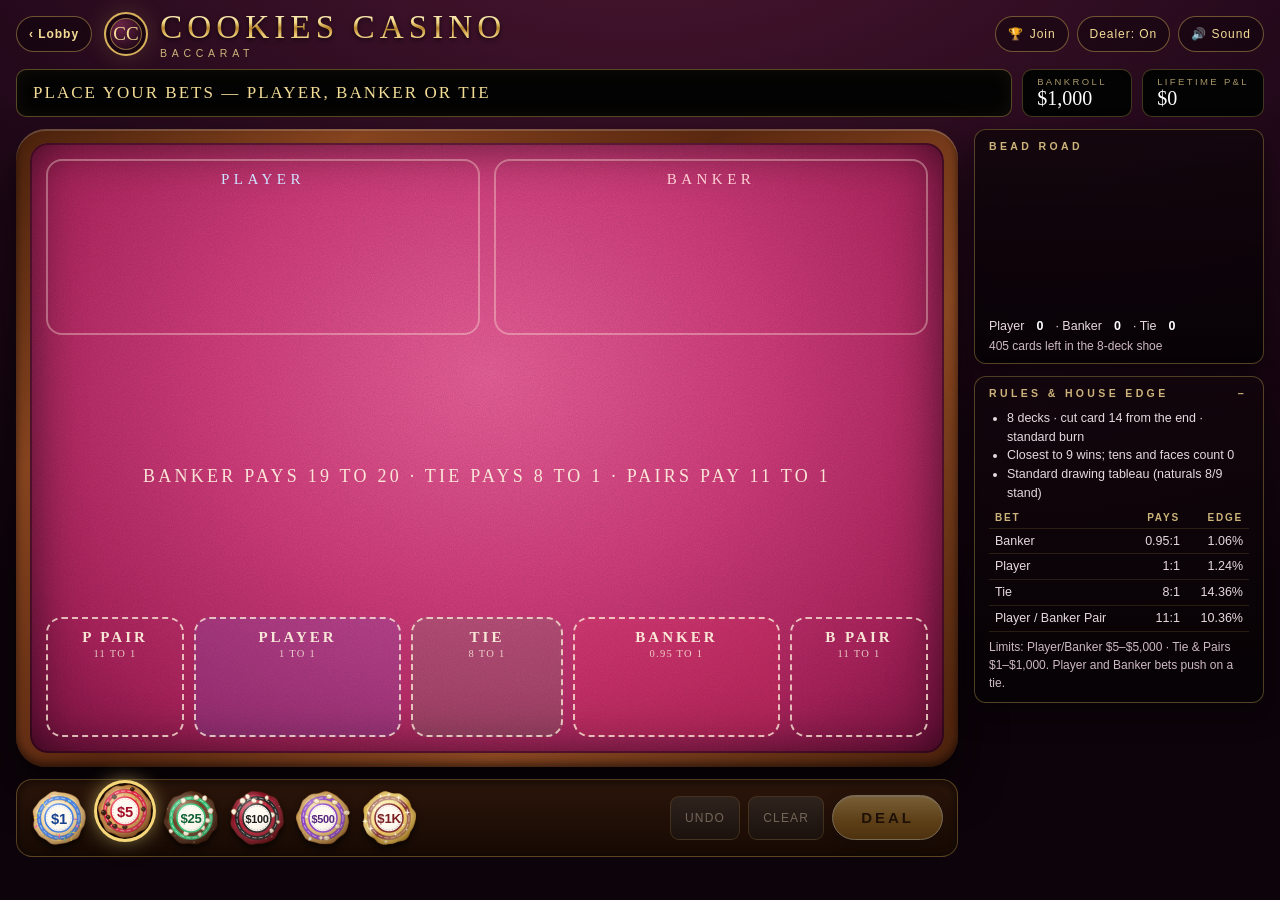
<file: baccarat.html>
<!DOCTYPE html>
<html lang="en">
<head>
<meta charset="utf-8">
<meta name="viewport" content="width=device-width, initial-scale=1">
<title>Baccarat · Cookies Casino</title>
<link rel="icon" href="data:image/svg+xml,%3Csvg xmlns='http://www.w3.org/2000/svg' viewBox='0 0 100 100'%3E%3Ctext y='.9em' font-size='90'%3E%F0%9F%8D%AA%3C/text%3E%3C/svg%3E">
<link rel="stylesheet" href="cc-core.css?v=3">
<style>
.g-grid{display:grid;grid-template-columns:minmax(0,1fr) 290px;gap:16px;align-items:start}
@media (max-width:1050px){.g-grid{grid-template-columns:1fr}.side{display:grid;grid-template-columns:repeat(auto-fit,minmax(240px,1fr));gap:12px}.side .panel{margin:0}
  #felt{min-height:clamp(420px,calc(100vh - 470px),620px)!important;min-height:clamp(420px,calc(100dvh - 470px),620px)!important}}
.side .panel{margin-bottom:12px}
#felt{--cw:clamp(52px,6vw,76px);min-height:clamp(420px,calc(100vh - 290px),620px);min-height:clamp(420px,calc(100dvh - 290px),620px);display:flex;flex-direction:column;justify-content:space-between;gap:10px}
.hands2{display:grid;grid-template-columns:1fr 1fr;gap:14px}
.hbox{display:flex;flex-direction:column;align-items:center;gap:8px;padding:10px;border-radius:16px;border:2px solid rgba(255,240,220,.35);min-height:calc(var(--cw)*1.4 + 70px)}
.hbox h4{margin:0;font-family:Georgia,serif;font-weight:400;letter-spacing:.3em;text-transform:uppercase;font-size:15px}
.hbox.p h4{color:#cfe3ff}.hbox.b h4{color:#ffd0d6}
.hbox.won{box-shadow:0 0 0 3px #fff6c0,0 0 26px rgba(255,246,192,.7);background:rgba(255,246,192,.1)}
.hbox .cards{gap:6px}.hbox .card{margin-left:0}
.hbox .card.side3{transform:rotate(90deg);margin:0 calc(var(--cw)*.2)}
.betrow{display:grid;grid-template-columns:1fr 1.5fr 1.1fr 1.5fr 1fr;gap:10px;align-items:stretch}
.bspot{border-radius:16px;min-height:120px;display:flex;flex-direction:column;justify-content:flex-start;padding-top:10px;gap:2px}
.bspot b{font-size:15px;letter-spacing:.2em}.bspot small{font-size:10.5px;letter-spacing:.12em;opacity:.85}
.bspot.player{background:rgba(70,120,255,.14)}.bspot.banker{background:rgba(255,60,90,.14)}.bspot.tie{background:rgba(60,200,120,.14)}
.bspot .stk{top:auto;bottom:6px;height:66px}
.road{display:grid;grid-template-rows:repeat(6,22px);grid-auto-flow:column;grid-auto-columns:22px;gap:3px;overflow-x:auto;padding-bottom:4px}
.road i{width:22px;height:22px;border-radius:50%;display:grid;place-items:center;font-style:normal;font-size:11px;font-weight:700;color:#fff;position:relative}
.road i.P{background:#2f6fe0}.road i.B{background:#d8263f}.road i.T{background:#1f9d55}
.road i.pp:before,.road i.bp:after{content:"";position:absolute;width:6px;height:6px;border-radius:50%;border:1px solid #fff}
.road i.pp:before{left:-1px;bottom:-1px;background:#2f6fe0}.road i.bp:after{right:-1px;top:-1px;background:#d8263f}
.tally{display:flex;gap:12px;font-size:12.5px;margin-top:8px;color:#e6d9de}.tally b{color:#fff}
.small{font-size:12px;color:#cdb9c2;margin-top:6px}
</style>
</head>
<body>
<main class="cc-main">
  <div class="g-grid">
    <div class="left"><section class="rail"><div class="felt" id="felt">
      <div class="hands2">
        <div class="hbox p" id="pBox"><h4>Player</h4><div class="cards" id="pCards"></div><span class="tag" id="pTot" hidden></span></div>
        <div class="hbox b" id="bBox"><h4>Banker</h4><div class="cards" id="bCards"></div><span class="tag" id="bTot" hidden></span></div>
      </div>
      <div class="felt-print big">Banker pays 19 to 20 · Tie pays 8 to 1 · Pairs pay 11 to 1</div>
      <div class="betrow">
        <div class="spot bspot" data-bet="ppair"><b>P Pair</b><small>11 to 1</small><div class="stk"></div></div>
        <div class="spot bspot player" data-bet="player"><b>Player</b><small>1 to 1</small><div class="stk"></div></div>
        <div class="spot bspot tie" data-bet="tie"><b>Tie</b><small>8 to 1</small><div class="stk"></div></div>
        <div class="spot bspot banker" data-bet="banker"><b>Banker</b><small>0.95 to 1</small><div class="stk"></div></div>
        <div class="spot bspot" data-bet="bpair"><b>B Pair</b><small>11 to 1</small><div class="stk"></div></div>
      </div>
    </div></section>
    <div class="rack" id="rack"><div class="actions">
      <button class="btn" id="undoBtn">Undo</button><button class="btn" id="clearBtn">Clear</button><button class="btn gold" id="dealBtn">Deal</button>
    </div></div></div>
    <aside class="side">
      <div class="panel"><h3>Bead road</h3><div class="road" id="road"></div><div class="tally" id="tally"></div><div class="small" id="shoeTxt"></div></div>
      <details class="panel" open><summary><h3>Rules &amp; house edge</h3></summary><div class="rules"><ul>
        <li>8 decks · cut card 14 from the end · standard burn</li><li>Closest to 9 wins; tens and faces count 0</li>
        <li>Standard drawing tableau (naturals 8/9 stand)</li></ul>
        <table class="paytable"><tr><th>Bet</th><th class="r">Pays</th><th class="r">Edge</th></tr>
        <tr><td>Banker</td><td class="r">0.95:1</td><td class="r">1.06%</td></tr><tr><td>Player</td><td class="r">1:1</td><td class="r">1.24%</td></tr>
        <tr><td>Tie</td><td class="r">8:1</td><td class="r">14.36%</td></tr><tr><td>Player / Banker Pair</td><td class="r">11:1</td><td class="r">10.36%</td></tr></table>
        <div class="small">Limits: Player/Banker $5–$5,000 · Tie & Pairs $1–$1,000. Player and Banker bets push on a tie.</div></div></details>
    </aside>
  </div>
</main>
<script src="cc-core.js?v=4"></script>
<script src="bac-rules.js?v=1"></script>
<script>
(function(){
'use strict';
const {$, $$, fmt, fmtC, Bank, LB, LBUI, UI, Snd, Voice, RNG, LS, cardHTML, stackSVG, wait, Bets} = CC;
CC.boot({game:'Baccarat'});
Object.assign(Voice.lines, { P:[['Player wins.']], B:[['Banker wins.']], T:[['Tie!']], natural:[['A natural!']], pair:[['Pair!']] });
const NAMES = {player:'Player', banker:'Banker', tie:'Tie', ppair:'Player Pair', bpair:'Banker Pair'};
const shoe = new BAC.Shoe(n => RNG.int(n));
let busy = false, shown = {}, road = LS.get('bac.road', []); if (!Array.isArray(road)) road = [];
const bets = new Bets({limits: BAC.LIMITS, key:'bac.last', names: NAMES, onChange: paint});
const rack = UI.chipRack($('#rack'));
function paint(){
  $$('[data-bet]').forEach(s => { s.querySelector('.stk').innerHTML = stackSVG(bets.get(s.dataset.bet) || shown[s.dataset.bet] || 0); s.classList.toggle('locked', busy); });
  const d = $('#dealBtn'); d.disabled = busy || (!bets.total && !bets.canRebet()); d.textContent = !bets.total && bets.canRebet() ? `Rebet & Deal` : 'Deal';
  $('#undoBtn').disabled = busy || !bets.log.length; $('#clearBtn').disabled = busy || !bets.total;
}
function roadUI(){
  $('#road').innerHTML = road.slice(-72).map(r => `<i class="${r[0]}${r.includes('p') ? ' pp' : ''}${r.includes('b') ? ' bp' : ''}">${r[0]}</i>`).join('');
  const n = k => road.filter(r => r[0] === k).length;
  $('#tally').innerHTML = `Player <b>${n('P')}</b> · Banker <b>${n('B')}</b> · Tie <b>${n('T')}</b>`;
  $('#shoeTxt').textContent = `${shoe.remaining} cards left in the 8-deck shoe` + (shoe.needsShuffle() ? ' · new shoe next hand' : '');
  const r = $('#road'); r.scrollLeft = r.scrollWidth;
}
function clearCards(){ $('#pCards').innerHTML = ''; $('#bCards').innerHTML = ''; $('#pTot').hidden = $('#bTot').hidden = true; $('#pBox').classList.remove('won'); $('#bBox').classList.remove('won'); $$('[data-bet]').forEach(s => s.classList.remove('win')); if (Object.keys(shown).length){ shown = {}; paint(); } }
async function show(box, c, i){ const el = document.createElement('div'); el.innerHTML = cardHTML(c, {cls: i === 2 ? 'side3' : ''}); $(box).appendChild(el.firstChild); Snd.card(); }
async function deal(){
  if (busy) return;
  if (!bets.total) bets.rebet();
  if (!bets.total){ UI.flash('Place a bet on Player, Banker or Tie', 'warn'); return; }
  const bad = bets.invalid(); if (bad){ UI.flash(bad, 'warn'); return; }
  busy = true; clearCards(); paint();
  if (shoe.needsShuffle()){ UI.flash('New shoe — shuffling 8 decks…'); Snd.shuffle(); shoe.shuffle(); await wait(1100); UI.flash(`Burn card ${CC.RANKS[BAC.rank(shoe.burnCard)]} — burning ${shoe.burned}`); await wait(900); }
  const stake = bets.commit(); paint();
  const r = BAC.play(() => shoe.draw());
  UI.flash('No more bets');
  const seq = [['#pCards', r.player[0], 0], ['#bCards', r.banker[0], 0], ['#pCards', r.player[1], 1], ['#bCards', r.banker[1], 1]];
  for (const [b, c, i] of seq){ await show(b, c, i); await wait(380); }
  const p2 = BAC.total(r.player.slice(0, 2)), b2 = BAC.total(r.banker.slice(0, 2));
  $('#pTot').hidden = $('#bTot').hidden = false; $('#pTot').textContent = p2; $('#bTot').textContent = b2;
  if (r.natural){ Voice.line('natural'); await wait(600); }
  if (r.player[2] !== undefined){ await wait(500); await show('#pCards', r.player[2], 2); $('#pTot').textContent = r.pTot; await wait(450); }
  if (r.banker[2] !== undefined){ await wait(500); await show('#bCards', r.banker[2], 2); $('#bTot').textContent = r.bTot; await wait(450); }
  const s = BAC.settle(stake, r);
  Bank.add(s.returned); LB.record(s.wagered, s.returned);
  if (r.winner !== 'T') $(r.winner === 'P' ? '#pBox' : '#bBox').classList.add('won');
  for (const k in s.per) if (s.per[k] > 0){ shown[k] = Math.floor(s.per[k]); if (s.per[k] > stake[k]) $(`[data-bet="${k}"]`).classList.add('win'); }
  road.push(r.winner + (r.pPair ? 'p' : '') + (r.bPair ? 'b' : '')); road = road.slice(-200); LS.set('bac.road', road); roadUI();
  const net = Math.round((s.returned - s.wagered) * 100) / 100, who = {P:'Player', B:'Banker', T:'Tie'}[r.winner];
  const head = r.winner === 'T' ? `Tie ${r.pTot}–${r.bTot}` : `${who} wins ${Math.max(r.pTot, r.bTot)} over ${Math.min(r.pTot, r.bTot)}`;
  Voice.line(r.winner);
  if (net > 0){ UI.flash(`${head} — you win ${fmtC(net)}`, 'win'); Snd.chips(4); Snd.win(net >= s.wagered * 5); }
  else if (net === 0){ UI.flash(`${head} — push`); }
  else { UI.flash(`${head} — ${s.returned > 0 ? 'you get back ' + fmtC(s.returned) : 'the house wins'}`); Snd.lose(); }
  busy = false; paint();
  if (Bank.value < 1){ await wait(1500); Bank.refill(); paint(); }
}
$$('[data-bet]').forEach(s => s.addEventListener('click', () => { if (busy) return; clearCards(); bets.add(s.dataset.bet, rack.value); }));
$('#undoBtn').onclick = () => bets.undo(); $('#clearBtn').onclick = () => bets.clear(); $('#dealBtn').onclick = deal;
document.addEventListener('keydown', e => { if (LBUI.isOpen || e.metaKey || e.ctrlKey || /input/i.test(e.target.tagName)) return;
  if (e.key === ' ' || e.key === 'Enter'){ e.preventDefault(); deal(); } else if (e.key === 'Backspace'){ e.preventDefault(); bets.undo(); } });
paint(); roadUI(); UI.flash('Place your bets — Player, Banker or Tie');
window.__bac = { bets, shoe, deal, get busy(){ return busy; } };
})();
</script>
</body>
</html>
</file>
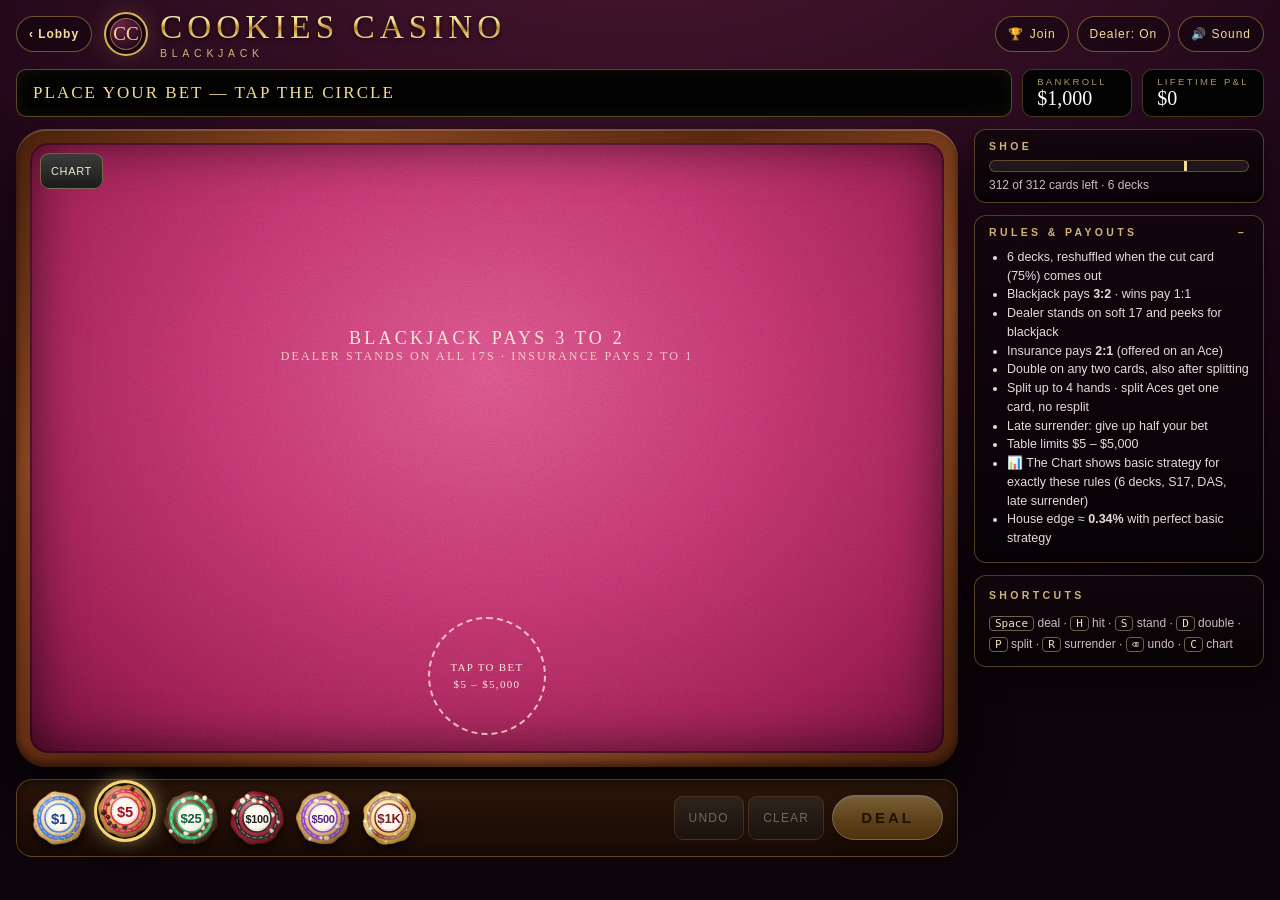
<file: blackjack.html>
<!DOCTYPE html>
<html lang="en">
<head>
<meta charset="utf-8">
<meta name="viewport" content="width=device-width, initial-scale=1">
<title>Blackjack · Cookies Casino</title>
<link rel="icon" href="data:image/svg+xml,%3Csvg xmlns='http://www.w3.org/2000/svg' viewBox='0 0 100 100'%3E%3Ctext y='.9em' font-size='90'%3E%F0%9F%8D%AA%3C/text%3E%3C/svg%3E">
<link rel="stylesheet" href="cc-core.css?v=3">
<style>
.bj-grid{display:grid;grid-template-columns:minmax(0,1fr) 290px;gap:16px;align-items:start}
@media (max-width:1050px){.bj-grid{grid-template-columns:1fr}#felt{min-height:clamp(420px,calc(100vh - 470px),640px);min-height:clamp(420px,calc(100dvh - 470px),640px)}.side{display:grid;grid-template-columns:repeat(auto-fit,minmax(240px,1fr));gap:12px}.side .panel{margin:0}}
.side .panel{margin-bottom:12px}
#felt{--cw:clamp(52px,6.2vw,78px);min-height:clamp(430px,calc(100vh - 290px),640px);min-height:clamp(430px,calc(100dvh - 290px),640px);display:flex;flex-direction:column;align-items:center;justify-content:space-between;gap:8px;padding:14px 14px 18px}
.dz{display:flex;flex-direction:column;align-items:center;gap:6px;min-height:calc(var(--cw)*1.4 + 34px)}
.arc{margin:2px 0}
.hands{display:flex;justify-content:center;align-items:flex-end;gap:14px;flex-wrap:wrap;min-height:calc(var(--cw)*1.4 + 90px)}
.hands.n3,.hands.n4{--cw:clamp(44px,4.8vw,60px);gap:8px}
.hand{display:flex;flex-direction:column;align-items:center;gap:6px;padding:8px 10px;border-radius:16px;transition:box-shadow .2s,background .2s}
.hand.active{background:rgba(255,246,200,.1);box-shadow:0 0 0 2px rgba(255,246,192,.85),0 0 22px rgba(255,246,192,.35)}
.hand .stk svg{width:44px;height:54px}
.hand .meta{display:flex;gap:6px;align-items:center;min-height:26px}
.betzone{display:flex;flex-direction:column;align-items:center;gap:6px}
#betSpot{width:118px;height:118px}
#betSpot .lbl{font-size:11px;line-height:1.5}
#betSpot.has .lbl{opacity:0}
.insure{display:flex;gap:10px;align-items:center;background:rgba(0,0,0,.55);border:1px solid rgba(243,220,149,.6);border-radius:14px;padding:10px 14px;font-family:Georgia,serif;letter-spacing:.08em;color:#fff6dc}
.insure[hidden]{display:none}
.shoe{height:12px;border-radius:6px;background:rgba(255,255,255,.08);position:relative;overflow:hidden;border:1px solid rgba(216,178,90,.35)}
.shoe i{position:absolute;left:0;top:0;bottom:0;background:linear-gradient(90deg,#ff86bb,#c2185b)}
.shoe b{position:absolute;top:-2px;bottom:-2px;width:3px;background:#f3dc95;left:75%}
.small{font-size:12px;color:#cdb9c2;margin-top:6px}
.keys{font-size:12px;color:#cdb9c2;line-height:1.8}.keys kbd{border:1px solid #6b6248;border-radius:4px;padding:0 5px;font-size:11px;color:#efe2bd}
#acts .play[hidden],#acts .bet[hidden]{display:none}

/* ---- strategy coach ---- */
.coach-ctl{position:absolute;top:10px;left:10px;display:flex;gap:6px;z-index:3}
.coach-ctl .btn{min-height:36px;padding:6px 10px;font-size:11px;letter-spacing:.06em}
.coach-note{position:absolute;left:50%;bottom:146px;transform:translateX(-50%);z-index:3;padding:4px 12px;border-radius:999px;background:rgba(0,0,0,.78);
  border:1px solid rgba(255,200,120,.5);color:#ffd9a8;font-size:12px;pointer-events:none;opacity:0;transition:opacity .3s;white-space:nowrap}
.coach-note.show{opacity:1}
#chartModal .sheet{width:min(760px,96vw)}
.bs-wrap{overflow-x:auto;-webkit-overflow-scrolling:touch}
.bs{border-collapse:separate;border-spacing:2px;width:100%;min-width:420px;table-layout:fixed;margin:2px 0 14px;font-size:clamp(11px,1.6vw,13px);font-variant-numeric:tabular-nums}
.bs caption{text-align:left;font-family:Georgia,serif;letter-spacing:.14em;text-transform:uppercase;color:#f3dc95;font-size:13px;padding:2px 0 6px}
.bs th:first-child{width:3.6em}.bs th{color:#efe2bd;font-weight:600;padding:5px 2px;background:rgba(255,255,255,.06);border-radius:4px;white-space:nowrap}
.bs td{text-align:center;padding:6px 0;border-radius:4px;font-weight:700;color:#14110a}
.bs .H{background:#e9e4da}.bs .S{background:#f2c84b}.bs .D{background:#5fd18a}.bs .Ds{background:linear-gradient(135deg,#5fd18a 55%,#f2c84b 55%)}
.bs .P{background:#7fb6ff}.bs .Rh{background:#ff8a80}
.bs-legend{display:flex;flex-wrap:wrap;gap:6px 12px;font-size:12px;color:#e8d9c8;margin:0 0 12px}
.bs-legend span{display:inline-flex;align-items:center;gap:5px}.bs-legend i{display:inline-block;width:22px;height:16px;border-radius:3px;font-style:normal;font-weight:700;color:#14110a;text-align:center;font-size:10px;line-height:16px}
</style>
</head>
<body>
<main class="cc-main">
  <div class="bj-grid">
    <div class="left"><section class="rail"><div class="felt" id="felt">
      <div class="coach-ctl"><button class="btn" id="chartBtn" title="Basic strategy chart (key: C)">Chart</button></div>
      <div class="coach-note" id="coachNote" aria-live="polite"></div>
      <div class="dz"><div class="cards" id="dCards"></div><div class="meta"><span class="tag" id="dTot" hidden></span></div></div>
      <div class="arc"><div class="felt-print big">Blackjack pays 3 to 2</div><div class="felt-print">Dealer stands on all 17s · Insurance pays 2 to 1</div></div>
      <div class="insure" id="insure" hidden><span>Insurance?</span><button class="btn pink" id="insYes">Yes</button><button class="btn" id="insNo">No thanks</button></div>
      <div class="hands" id="hands"></div>
      <div class="betzone" id="betZone"><div class="spot" id="betSpot" role="button" tabindex="0" aria-label="Bet spot — tap to add the selected chip"><span class="lbl">Tap to bet<br>$5 – $5,000</span><div class="stk" id="betStk"></div></div></div>
    </div></section>
  <div class="rack" id="rack"><div class="actions" id="acts">
    <span class="bet"><button class="btn" id="undoBtn">Undo</button> <button class="btn" id="clearBtn">Clear</button></span>
    <span class="play" hidden><button class="btn" id="hitBtn">Hit</button> <button class="btn" id="standBtn">Stand</button> <button class="btn" id="dblBtn">Double</button> <button class="btn" id="splitBtn">Split</button> <button class="btn" id="surBtn">Surrender</button></span>
    <button class="btn gold" id="dealBtn">Deal</button>
  </div></div></div>
    <aside class="side">
      <div class="panel"><h3>Shoe</h3><div class="shoe" title="Cut card at 75%"><i id="shoeBar"></i><b></b></div><div class="small" id="shoeTxt"></div></div>
      <details class="panel" open><summary><h3>Rules &amp; payouts</h3></summary><div class="rules"><ul>
        <li>6 decks, reshuffled when the cut card (75%) comes out</li><li>Blackjack pays <b>3:2</b> · wins pay 1:1</li>
        <li>Dealer stands on soft 17 and peeks for blackjack</li><li>Insurance pays <b>2:1</b> (offered on an Ace)</li>
        <li>Double on any two cards, also after splitting</li><li>Split up to 4 hands · split Aces get one card, no resplit</li>
        <li>Late surrender: give up half your bet</li><li>Table limits $5 – $5,000</li><li>📊 The Chart shows basic strategy for exactly these rules (6 decks, S17, DAS, late surrender)</li><li>House edge ≈ <b id="edge">0.34%</b> with perfect basic strategy</li></ul></div></details>
      <div class="panel keys"><h3>Shortcuts</h3><kbd>Space</kbd> deal · <kbd>H</kbd> hit · <kbd>S</kbd> stand · <kbd>D</kbd> double · <kbd>P</kbd> split · <kbd>R</kbd> surrender · <kbd>⌫</kbd> undo · <kbd>C</kbd> chart</div>
    </aside>
  </div>
</main>
<div class="modal" id="chartModal" hidden role="dialog" aria-modal="true" aria-labelledby="chartTitle"><div class="sheet">
  <div class="sheet-hd"><h2 id="chartTitle">Basic Strategy</h2><p>6 decks · dealer stands soft 17 · double after split · late surrender</p><button class="x" id="chartClose" aria-label="Close">×</button></div>
  <div class="sheet-bd" id="chartBody"></div>
  <div class="sheet-ft">Rows = your hand · columns = dealer's upcard. Never take insurance or even money. Pairs you don't split are played by their total.</div>
</div></div>
<script src="cc-core.js?v=4"></script>
<script src="bj-rules.js?v=2"></script>
<script>
(function(){
'use strict';
const {$, $$, fmt, fmtPnl, Bank, LB, LBUI, UI, Snd, Voice, RNG, LS, cardHTML, stackSVG, wait} = CC;
CC.boot({game:'Blackjack'});
Object.assign(Voice.lines, { deal:[['Good luck!'], ['Here we go.']], bj:[['Blackjack!'], ['Blackjack! Nice!']], dealerbj:[['Dealer has blackjack.']],
  insurance:[['Insurance?']], bust:[['Bust.'], ['Too many.']], dealerbust:[['Dealer busts!']], shuffle:[['Shuffling the shoe.']] });
const R = BJ.RULES, shoe = new BJ.Shoe(n => RNG.int(n));
let phase = 'betting', bet = 0, chipLog = [], lastBet = +LS.get('bj.last', 0) || 0, round = null, busy = false, seen = new Set();
Bank.uncommitted = () => phase === 'betting' ? bet : 0;
const rack = UI.chipRack($('#rack'));
const hv = cards => { const v = BJ.value(cards); return v.soft && v.total < 21 ? `${v.total - 10}/${v.total}` : String(v.total); };


/* ---------------- strategy coach ---------------- */
let coachStats = {ok: 0, n: 0}, noteT = null;
try { localStorage.removeItem('cc.bj.hints'); } catch(e){}   // old hints toggle (removed)
const ACT_NAME = {hit:'Hit', stand:'Stand', double:'Double', split:'Split', surrender:'Surrender', noins:'No insurance'};
const CODE_NAME = {H:'hit', S:'stand', D:'double', Ds:'double', P:'split', Rh:'surrender'};
const upName = c => { const v = BJ.cardVal(c); return v === 1 ? 'A' : String(v); };
function handName(cards){
  const v = BJ.value(cards);
  if (BJ.isPair(cards)){ const p = BJ.cardVal(cards[0]); return `Pair of ${p === 1 ? 'A' : p}s`; }
  return `${v.soft ? 'Soft' : 'Hard'} ${v.total}`;
}
function advice(){                                         // the basic-strategy move for the decision on screen right now, or null
  if (!round) return null;
  if (round.phase === 'insurance') return {action:'noins', why:'Insurance always loses in the long run'};
  if (phase !== 'play' || round.phase !== 'player') return null;
  const h = round.hand, afford = Bank.value >= h.bet;
  if (!round.canHit()) return {action:'stand', why:''};
  const allowed = {double: round.canDouble() && afford, split: round.canSplit() && afford, surrender: round.canSurrender()};
  const s = BJ.strategy(h.cards, round.upcard, allowed);
  let why = `${handName(h.cards)} vs ${upName(round.upcard)}`;
  const want = CODE_NAME[s.ideal];
  if (want && want !== s.action){
    const no = want === 'double' ? (round.canDouble() ? "can't afford to double" : "can't double now") : want === 'split' ? (round.canSplit() ? "can't afford to split" : "can't split again")
      : want === 'surrender' ? "can't surrender now" : '';
    if (no) why += ` · ${no}, so ${ACT_NAME[s.action].toLowerCase()}`;
  }
  return {action: s.action, why};
}
function coachJudge(chosen){                               // call BEFORE acting; brief note if the player went off-strategy
  const a = advice(); if (!a || a.action === 'stand' && !a.why) return;
  coachStats.n++; if (a.action === chosen){ coachStats.ok++; return; }
  const n = $('#coachNote'); n.textContent = `Strategy said: ${ACT_NAME[a.action]}${a.why ? ` (${a.why.split(' · ')[0]})` : ''} · ${coachStats.ok}/${coachStats.n} on strategy`;
  n.classList.add('show'); clearTimeout(noteT); noteT = setTimeout(() => n.classList.remove('show'), 2800);
}
function chartHTML(){
  const ups = BJ.UP.map(u => u === 11 ? 'A' : u), S = BJ.STRAT;
  const head = `<tr><th>You</th>${ups.map(u => `<th>${u}</th>`).join('')}</tr>`;
  const tbl = (cap, kind, rows) => `<div class="bs-wrap"><table class="bs"><caption>${cap}</caption><thead>${head}</thead><tbody>${rows.map(([label, key]) =>
    `<tr><th>${label}</th>${S[kind][key === 8 && kind === 'hard' ? 8 : key].map((c, i) => `<td class="${c}">${c === 'Rh' ? 'R' : c}</td>`).join('')}</tr>`).join('')}</tbody></table></div>`;
  const hard = [[ '5–8', 8 ], ...[9,10,11,12,13,14,15,16].map(t => [String(t), t]), ['17+', 17]];
  const soft = [13,14,15,16,17,18,19,20].map(t => [`A,${t - 11}`, t]);
  const pairs = [2,3,4,5,6,7,8,9,10,11].map(p => [p === 11 ? 'A,A' : p === 10 ? '10,10' : `${p},${p}`, p]);
  const lg = [['H','H','Hit'],['S','S','Stand'],['D','D','Double, else hit'],['Ds','Ds','Double, else stand'],['P','P','Split'],['Rh','R','Surrender, else hit']];
  const col = {H:'#e9e4da', S:'#f2c84b', D:'#5fd18a', Ds:'linear-gradient(135deg,#5fd18a 55%,#f2c84b 55%)', P:'#7fb6ff', Rh:'#ff8a80'};
  return `<div class="bs-legend">${lg.map(([c, t, d]) => `<span><i style="background:${col[c]}">${t}</i>${d}</span>`).join('')}</div>`
    + tbl('Hard totals', 'hard', hard) + tbl('Soft totals (Ace counted as 11)', 'soft', soft) + tbl('Pairs', 'pair', pairs);
}
const chart = {
  get isOpen(){ return !$('#chartModal').hidden; },
  open(){ $('#chartBody').innerHTML = chartHTML(); const m = $('#chartModal'); m.hidden = false; requestAnimationFrame(() => m.classList.add('show')); $('#chartClose').focus(); },
  close(){ const m = $('#chartModal'); m.classList.remove('show'); setTimeout(() => { m.hidden = true; }, 200); }
};
$('#chartBtn').onclick = () => chart.open();
$('#chartClose').onclick = () => chart.close(); $('#chartModal').addEventListener('click', e => { if (e.target.id === 'chartModal') chart.close(); });

function renderBet(){ $('#betStk').innerHTML = stackSVG(bet); $('#betSpot').classList.toggle('has', bet > 0); buttons(); }
function placeChip(v){
  if (phase !== 'betting' || busy) return;
  if (bet + v > R.maxBet){ UI.flash(`Table maximum is ${fmt(R.maxBet)}`, 'warn'); return; }
  if (v > Bank.value){ UI.flash('Not enough chips for that cookie — pick a smaller one', 'warn'); return; }
  Bank.take(v); bet += v; chipLog.push(v); Bank.save(); Snd.chip(); clearTable(); renderBet();
}
function undo(){ if (phase !== 'betting' || !chipLog.length) return; const v = chipLog.pop(); bet -= v; Bank.add(v); Snd.chip(.6); renderBet(); }
function clearBet(){ if (phase !== 'betting' || !bet) return; Bank.add(bet); bet = 0; chipLog = []; Snd.chips(2); renderBet(); }
function clearTable(){ if (round && round.phase === 'done'){ round = null; seen.clear(); $('#hands').innerHTML = ''; $('#dCards').innerHTML = ''; $('#dTot').hidden = true; } }

// render with deal animation only for cards not shown before; returns ms until the last new card lands
function render(){
  if (!round) return 0;
  const step = 330, fresh = [];
  const holeDown = round.phase === 'insurance' || round.phase === 'player';
  const dk = round.dealer.cards.map((c, i) => i === 1 && holeDown ? 'd:1:down' : `d:${i}:${c}`);
  dk.forEach((k, i) => { if (!seen.has(k)) fresh.push({k, i, z:1}); });
  round.hands.forEach((h, hi) => h.cards.forEach((c, i) => { const k = `h${hi}:${i}:${c}:${round.hands.length}`; if (!seen.has(k)) fresh.push({k, i, z:0}); }));
  fresh.sort((a, b) => a.i - b.i || a.z - b.z);
  const delay = {}; fresh.forEach((f, n) => { delay[f.k] = n * step; seen.add(f.k); setTimeout(() => f.k.endsWith('down') || f.k.startsWith('d:1') ? Snd.flip() : Snd.card(), n * step); });
  const cardEl = (c, k, down) => { const d = delay[k]; const h = cardHTML(c, {down, delay: d || 0, cls: (d === undefined ? '' : (k.startsWith('d:1:') && !down ? 'flip' : ''))});
    return d === undefined ? h.replace('class="card', 'style="animation:none" class="card') : h; };
  $('#dCards').innerHTML = round.dealer.cards.map((c, i) => cardEl(c, dk[i], i === 1 && holeDown)).join('');
  const dt = $('#dTot'); dt.hidden = false; dt.textContent = holeDown ? hv([round.dealer.cards[0]]) : hv(round.dealer.cards);
  const H = $('#hands'); H.className = 'hands n' + round.hands.length;
  H.innerHTML = round.hands.map((h, hi) => {
    const active = round.phase === 'player' && hi === round.active && round.hands.length > 0;
    const cards = h.cards.map((c, i) => cardEl(c, `h${hi}:${i}:${c}:${round.hands.length}`, false)).join('');
    let res = '';
    if (round.phase === 'done'){ const net = h.returned - h.bet;
      res = ({blackjack:`<span class="tag win">Blackjack +${fmt(net)}</span>`, win:`<span class="tag win">Win +${fmt(net)}</span>`, push:'<span class="tag push">Push</span>',
        bust:'<span class="tag lose">Bust</span>', lose:'<span class="tag lose">Lose</span>', surrender:`<span class="tag push">Surrender −${fmt(h.bet/2)}</span>`})[h.result]; }
    return `<div class="hand ${active ? 'active' : ''}"><div class="cards">${cards}</div><div class="meta"><span class="tag">${hv(h.cards)}</span>${res}</div><div class="stk">${stackSVG(h.bet)}</div></div>`;
  }).join('');
  return fresh.length ? (fresh.length - 1) * step + 360 : 0;
}
function shoeUI(){ const used = shoe.pos, tot = shoe.cards.length; $('#shoeBar').style.width = (used / tot * 100).toFixed(1) + '%';
  $('#shoeTxt').textContent = `${tot - used} of ${tot} cards left · 6 decks` + (shoe.needsShuffle() ? ' · shuffle next hand' : ''); }
function buttons(){
  const playing = phase === 'play' && round && round.phase === 'player';
  $('#acts .bet').hidden = phase !== 'betting'; $('#acts .play').hidden = !playing;
  const deal = $('#dealBtn'); deal.hidden = phase !== 'betting';
  const canRebet = !bet && lastBet >= R.minBet && lastBet <= Bank.value;
  deal.textContent = bet ? 'Deal' : canRebet ? `Rebet ${fmt(lastBet)} & Deal` : 'Deal';
  deal.disabled = busy || (!bet && !canRebet); $('#undoBtn').disabled = !chipLog.length || busy; $('#clearBtn').disabled = !bet || busy;
  if (playing){ const h = round.hand, afford = Bank.value >= h.bet;
    $('#hitBtn').disabled = busy || !round.canHit(); $('#standBtn').disabled = busy || !round.canStand();
    $('#dblBtn').disabled = busy || !round.canDouble() || !afford; $('#splitBtn').disabled = busy || !round.canSplit() || !afford; $('#surBtn').disabled = busy || !round.canSurrender(); }
  $('#betSpot').classList.toggle('locked', phase !== 'betting'); $('#betZone').style.visibility = phase === 'betting' ? 'visible' : 'hidden';
}

async function deal(){
  if (phase !== 'betting' || busy) return;
  if (!bet && lastBet >= R.minBet && lastBet <= Bank.value){ Bank.take(lastBet); bet = lastBet; chipLog = [lastBet]; renderBet(); }
  if (bet < R.minBet){ UI.flash(`Minimum bet is ${fmt(R.minBet)}`, 'warn'); return; }
  busy = true; clearTable(); round = null; seen.clear(); $('#hands').innerHTML = ''; $('#dCards').innerHTML = '';
  if (shoe.needsShuffle()){ UI.flash('Shuffling a fresh 6-deck shoe…'); Voice.line('shuffle'); Snd.shuffle(); shoe.shuffle(); shoeUI(); await wait(1100); }
  phase = 'play'; lastBet = bet; LS.set('bj.last', bet); const stake = bet; bet = 0; chipLog = []; Bank.save(); renderBet();
  round = new BJ.Round(shoe, stake).start(); UI.flash('Good luck!'); Voice.line('deal');
  buttons(); await wait(render()); shoeUI();
  await afterAction();
}
async function afterAction(){
  if (round.phase === 'insurance'){
    const cost = round.baseBet / 2, ok = Bank.value >= cost;
    $('#insYes').textContent = `Yes (${fmt(cost)})`; $('#insYes').disabled = !ok; $('#insure').hidden = false; busy = false; buttons();
    UI.flash(BJ.value(round.hands[0].cards).total === 21 ? 'Dealer shows an Ace — insurance? (even money on your blackjack)' : 'Dealer shows an Ace — insurance?'); Voice.line('insurance'); return;
  }
  if (round.phase === 'player'){ busy = false; buttons(); const h = round.hand;
    UI.flash(round.hands.length > 1 ? `Hand ${round.active + 1} of ${round.hands.length}: ${hv(h.cards)}` : `You have ${hv(h.cards)} · dealer shows ${hv([round.upcard])}`); return; }
  await finish();
}
async function insurance(take){
  if (!round || round.phase !== 'insurance') return;
  coachJudge(take ? 'ins' : 'noins'); $('#insure').hidden = true; busy = true;
  if (take){ if (!Bank.take(round.baseBet / 2)) take = false; else Snd.chips(2); }
  round.decideInsurance(take);
  if (round.phase !== 'done' && round.peeked){ UI.flash('Dealer checks for blackjack… no blackjack'); await wait(700); }
  await wait(render()); await afterAction();
}
async function act(name){
  if (busy || !round || round.phase !== 'player') return;
  const h = round.hand;
  if (!round['can' + name[0].toUpperCase() + name.slice(1)]()) return;
  if ((name === 'double' || name === 'split') && Bank.value < h.bet){ UI.flash('Not enough chips to ' + name, 'warn'); return; }
  coachJudge(name);
  if ((name === 'double' || name === 'split') && !Bank.take(h.bet)){ UI.flash('Not enough chips to ' + name, 'warn'); return; }
  busy = true; buttons(); if (name === 'double' || name === 'split') Snd.chips(2);
  round[name]();
  await wait(render()); shoeUI();
  if (name === 'hit' && h.bust) Voice.line('bust');
  await afterAction();
}
async function finish(){
  phase = 'done'; busy = true; buttons();
  const ms = render(); await wait(ms + 250); shoeUI();
  Bank.add(round.returned); LB.record(round.wagered, round.returned);
  const net = round.returned - round.wagered, dv = BJ.value(round.dealer.cards).total, hs = round.hands;
  if (round.returned > 0) Snd.chips(4);
  if (hs.length === 1 && hs[0].result === 'blackjack'){ UI.flash(`Blackjack! You win ${fmt(net)}`, 'win'); Snd.win(true); Voice.line('bj'); }
  else if (round.dealerBJ){ UI.flash(round.insurance ? `Dealer blackjack — insurance pays ${fmt(round.insurance*2)}${net === 0 ? ' · even' : ''}` : 'Dealer has blackjack', net >= 0 ? 'win' : 'info'); Voice.line('dealerbj'); Snd.lose(); }
  else if (net > 0){ UI.flash(`${dv > 21 ? 'Dealer busts — ' : ''}You win ${fmt(net)}`, 'win'); Snd.win(net >= round.baseBet * 2); Voice.line(dv > 21 ? 'dealerbust' : net >= round.baseBet * 2 ? 'bigwin' : 'win'); }
  else if (net === 0){ UI.flash('Push — your bet is returned'); Voice.line('push'); }
  else { UI.flash(hs.every(h => h.result === 'bust') ? 'Bust — the house wins' : hs.every(h => h.result === 'surrender') ? `Surrendered — ${fmt(-net)} back to the house` : `Dealer has ${dv} — the house wins`); Snd.lose(); if (!hs.every(h => h.result === 'bust')) Voice.line('lose'); }
  phase = 'betting'; busy = false; buttons();
  if (Bank.value < R.minBet){ await wait(1500); Bank.refill(); buttons(); }
}

$('#betSpot').addEventListener('click', () => placeChip(rack.value));
$('#betSpot').addEventListener('keydown', e => { if (e.key === 'Enter') placeChip(rack.value); });
$('#undoBtn').onclick = undo; $('#clearBtn').onclick = clearBet; $('#dealBtn').onclick = deal;
$('#hitBtn').onclick = () => act('hit'); $('#standBtn').onclick = () => act('stand'); $('#dblBtn').onclick = () => act('double');
$('#splitBtn').onclick = () => act('split'); $('#surBtn').onclick = () => act('surrender');
$('#insYes').onclick = () => insurance(true); $('#insNo').onclick = () => insurance(false);
document.addEventListener('keydown', e => {
  if (chart.isOpen){ if (e.key === 'Escape' || e.key.toLowerCase() === 'c') chart.close(); return; }
  if (LBUI.isOpen || e.metaKey || e.ctrlKey || e.altKey || /input|textarea/i.test(e.target.tagName)) return;
  const k = e.key.toLowerCase();
  if (k === ' ' || k === 'enter'){ e.preventDefault(); if (phase === 'betting') deal(); else if (round && round.phase === 'player') act('stand'); }
  else if (k === 'h') act('hit'); else if (k === 's') act('stand'); else if (k === 'd' && !$('#dblBtn').disabled) act('double');
  else if (k === 'p' && !$('#splitBtn').disabled) act('split'); else if (k === 'r' && !$('#surBtn').disabled) act('surrender');
  else if (k === 'c') chart.open();
  else if (k === 'backspace' && phase === 'betting'){ e.preventDefault(); undo(); }
  else if (k === 'y' && round && round.phase === 'insurance') insurance(true); else if (k === 'n' && round && round.phase === 'insurance') insurance(false);
});
renderBet(); shoeUI(); buttons(); UI.flash('Place your bet — tap the circle');
window.__bj = { get round(){ return round; }, get phase(){ return phase; }, get bet(){ return bet; }, shoe, placeChip, deal, act, insurance, advice, chart };
})();
</script>
</body>
</html>
</file>
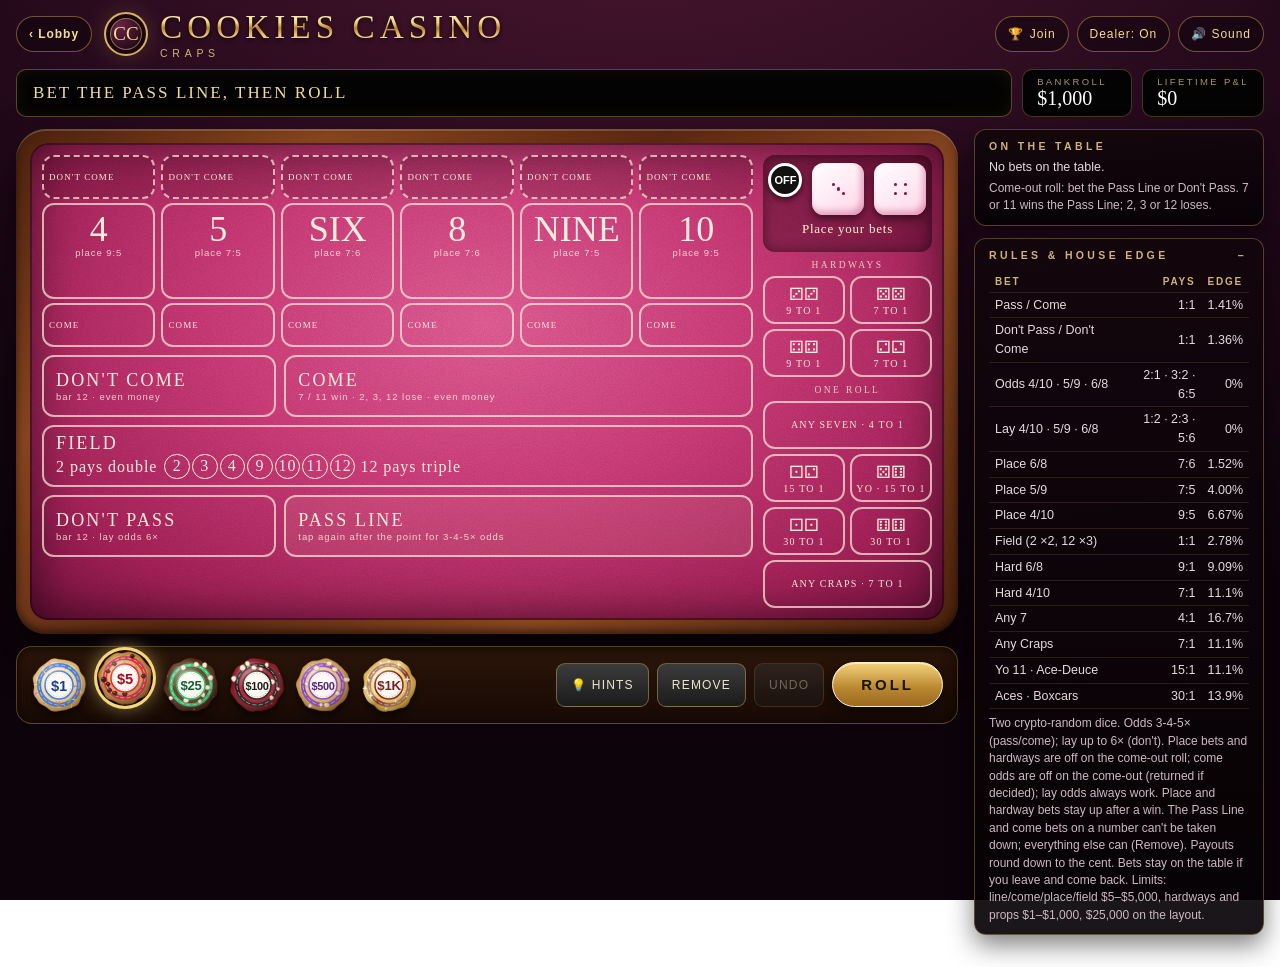
<file: craps.html>
<!DOCTYPE html>
<html lang="en">
<head>
<meta charset="utf-8">
<meta name="viewport" content="width=device-width, initial-scale=1">
<title>Craps · Cookies Casino</title>
<link rel="icon" href="data:image/svg+xml,%3Csvg xmlns='http://www.w3.org/2000/svg' viewBox='0 0 100 100'%3E%3Ctext y='.9em' font-size='90'%3E%F0%9F%8D%AA%3C/text%3E%3C/svg%3E">
<link rel="stylesheet" href="cc-core.css?v=3">
<style>
.g-grid{display:grid;grid-template-columns:minmax(0,1fr) 290px;gap:16px;align-items:start}
@media (max-width:1050px){.g-grid{grid-template-columns:1fr}.side{display:grid;grid-template-columns:repeat(auto-fit,minmax(240px,1fr));gap:12px}.side .panel{margin:0}}
.side .panel{margin-bottom:12px}
#felt{display:grid;grid-template-columns:minmax(0,1fr) clamp(150px,19%,200px);gap:10px;padding:12px}
@media (max-width:640px){#felt{grid-template-columns:1fr}}
.main{display:flex;flex-direction:column;gap:8px}
.cr{border-radius:12px;border:2px solid rgba(255,240,220,.7);color:rgba(255,246,225,.95);cursor:pointer;position:relative;font-family:Georgia,serif;text-transform:uppercase;letter-spacing:.12em;text-align:center;touch-action:manipulation;transition:background .15s,box-shadow .15s}
.cr:hover{background:rgba(255,255,255,.07)}
.cr.win{box-shadow:0 0 0 3px #fff6c0,0 0 22px rgba(255,246,192,.85);animation:spotpulse .7s ease-in-out infinite alternate}
.cr.lose{box-shadow:0 0 0 3px rgba(40,0,15,.6);background:rgba(40,0,15,.25)}
.cr.dim{opacity:.55}
.cr small{display:block;font-size:9.5px;letter-spacing:.1em;opacity:.85;text-transform:none;font-family:Arial,sans-serif}
.stks{position:absolute;inset:0;display:flex;align-items:center;justify-content:flex-end;gap:2px;padding:0 4px;pointer-events:none}
.stks .stk{position:relative;display:grid;place-items:center}
.stks .stk svg{width:38px;height:46px;filter:drop-shadow(0 3px 2px rgba(0,0,0,.5))}
.stks .stk.o:after{content:"odds";position:absolute;bottom:-3px;font-size:8.5px;font-family:Arial,sans-serif;letter-spacing:.05em;color:#fff3d0;text-shadow:0 1px 2px #000}
.nums{display:grid;grid-template-columns:repeat(6,1fr);gap:6px}
.num{display:flex;flex-direction:column;gap:4px}
.num .dcz,.num .cz{min-height:44px;font-size:9px;display:flex;align-items:center;padding-left:5px}
.num .dcz{border-style:dashed;background:rgba(40,0,15,.18)}
.num .pl{min-height:96px;display:flex;flex-direction:column;align-items:center;justify-content:flex-start;padding-top:6px}
.num .pl b{font-size:clamp(24px,3vw,36px);letter-spacing:0;font-weight:400;line-height:1}
.num .pl .stks{top:auto;height:56px;justify-content:center}
.num .cz .stks,.num .dcz .stks{justify-content:flex-end}
.puck{position:absolute;top:-10px;right:-8px;width:34px;height:34px;border-radius:50%;display:grid;place-items:center;font:800 11px Arial,sans-serif;letter-spacing:0;box-shadow:0 3px 6px rgba(0,0,0,.6);z-index:2;pointer-events:none}
.puck.on{background:#fff;color:#111;border:3px solid #111}.puck.off{background:#111;color:#fff;border:3px solid #fff;position:static;flex:none}
.row{display:grid;gap:8px}
.r-come{grid-template-columns:1fr 2fr}.r-line{grid-template-columns:1fr 2fr}
.big{min-height:62px;display:flex;flex-direction:column;justify-content:center;padding-left:12px;align-items:flex-start;font-size:clamp(13px,1.5vw,18px)}
.big.pass{background:rgba(255,246,192,.08)}
.field{min-height:62px;display:flex;flex-direction:column;justify-content:center;align-items:flex-start;padding-left:12px;font-size:clamp(13px,1.5vw,18px)}
.field .fn{font-size:clamp(12px,1.4vw,16px);letter-spacing:.06em;text-transform:none}.field .fn i{font-style:normal;display:inline-grid;place-items:center;width:1.6em;height:1.6em;border-radius:50%;border:1.5px solid #fff3d0;margin-left:2px}
.props{display:flex;flex-direction:column;gap:6px}
.tray{border-radius:12px;background:rgba(40,0,15,.35);padding:8px;display:flex;flex-direction:column;align-items:center;gap:6px;box-shadow:inset 0 0 14px rgba(0,0,0,.45)}
.dice{display:flex;gap:10px}
.die{width:clamp(40px,4.4vw,52px);aspect-ratio:1;border-radius:22%;background:linear-gradient(145deg,#fff,#ffd6e8);box-shadow:inset -3px -4px 6px rgba(176,36,95,.35),0 4px 8px rgba(0,0,0,.5);display:grid;grid-template:repeat(3,1fr)/repeat(3,1fr);padding:12%}
.die i{width:68%;aspect-ratio:1;border-radius:50%;background:#b0245f;place-self:center;visibility:hidden;box-shadow:inset 1px 1px 2px rgba(0,0,0,.4)}
.die i.p{visibility:visible}
.die.roll{animation:tumble .18s linear infinite}
@keyframes tumble{0%{transform:rotate(0) translateY(0)}50%{transform:rotate(180deg) translateY(-6px)}100%{transform:rotate(360deg) translateY(0)}}
.call{font-family:Georgia,serif;color:#fff3d0;font-size:13px;letter-spacing:.06em;min-height:1.3em;text-align:center}
.hist{display:flex;gap:3px;flex-wrap:wrap;justify-content:center}
.hist i{font-style:normal;font:700 10px Arial,sans-serif;width:20px;height:20px;border-radius:50%;display:grid;place-items:center;background:rgba(255,255,255,.18);color:#fff}
.hist i.s{background:#111}.hist i.pt{background:#fff;color:#111}
.pgrid{display:grid;grid-template-columns:1fr 1fr;gap:5px}
.pgrid .cr{min-height:48px;font-size:10px;display:flex;flex-direction:column;justify-content:center;align-items:center;padding:2px}
.pgrid .cr .dd{font-size:17px;letter-spacing:0;text-transform:none}
.pgrid .cr.w2{grid-column:span 2}
.pgrid .stks{justify-content:flex-end}.pgrid .stks .stk svg{width:30px;height:36px}
.ph{font-size:9.5px;letter-spacing:.25em;color:rgba(255,240,220,.8);text-transform:uppercase;text-align:center;font-family:Georgia,serif;margin-top:2px}
.btn.rm.on{background:linear-gradient(#e9567f,#a3214d);color:#fff}
.small{font-size:12px;color:#cdb9c2;margin-top:6px;line-height:1.45}
.ontbl{font-size:12.5px;color:#e6d9de;margin-top:4px}.ontbl b{color:#fff}
#hintModal .sheet{width:min(700px,96vw)}
.hn-now{margin:2px 0 14px;padding:10px 12px;border-radius:12px;border:1px solid rgba(243,220,149,.55);background:rgba(243,220,149,.09);font-size:14px;line-height:1.45;color:#fff6dc}
.hn-now b.l{display:block;font:600 10.5px Georgia,serif;letter-spacing:.22em;text-transform:uppercase;color:var(--gold2);margin-bottom:3px}
.hn-now .warn{display:block;margin-top:5px;color:#ffb3a8;font-size:13px}
.hn h4{margin:14px 0 6px;font-family:Georgia,serif;font-weight:400;letter-spacing:.14em;text-transform:uppercase;color:var(--gold2);font-size:13.5px}
.hn p,.hn li{font-size:13.5px;line-height:1.5;color:#eadfd0}.hn p{margin:0 0 8px}.hn ol,.hn ul{margin:0 0 8px;padding-left:20px}.hn li{margin-bottom:4px}
.hn b{color:#fff}
.hn-t{width:100%;border-collapse:separate;border-spacing:0 3px;font-size:13px;margin:0 0 6px}
.hn-t th{font:600 10.5px Georgia,serif;letter-spacing:.14em;text-transform:uppercase;color:#d9c79a;text-align:left;padding:2px 6px}
.hn-t td{padding:6px;background:rgba(255,255,255,.05);color:#efe6dc;vertical-align:top}.hn-t td:first-child{border-radius:6px 0 0 6px}.hn-t td:last-child{border-radius:0 6px 6px 0;text-align:right;white-space:nowrap;font-variant-numeric:tabular-nums;font-weight:700}
.hn-t td small{display:block;color:#bfa9b3;font-size:11.5px;margin-top:1px}
.hn-t tr.g td:last-child{color:var(--up)}.hn-t tr.ok td:last-child{color:#f2c84b}.hn-t tr.bad td:last-child{color:var(--down)}
.hn-t td.rk{width:1.6em;text-align:center;color:var(--gold2);font-weight:700}
</style>
</head>
<body>
<main class="cc-main">
  <div class="g-grid">
    <div class="left"><section class="rail"><div class="felt" id="felt">
      <div class="main">
        <div class="nums" id="nums"></div>
        <div class="row r-come">
          <div class="cr big" data-k="dc">Don't Come<small>bar 12 · even money</small><div class="stks"></div></div>
          <div class="cr big" data-k="come">Come<small>7 / 11 win · 2, 3, 12 lose · even money</small><div class="stks"></div></div>
        </div>
        <div class="cr field" data-k="field">Field<span class="fn">2 pays double <i>2</i><i>3</i><i>4</i><i>9</i><i>10</i><i>11</i><i>12</i> 12 pays triple</span><div class="stks"></div></div>
        <div class="row r-line">
          <div class="cr big" data-k="dp">Don't Pass<small>bar 12 · lay odds 6×</small><div class="stks"></div></div>
          <div class="cr big pass" data-k="pass">Pass Line<small id="passHint">tap again after the point for 3-4-5× odds</small><div class="stks"></div></div>
        </div>
      </div>
      <div class="props">
        <div class="tray"><div class="dice" id="dice"></div><div class="call" id="call">Place your bets</div><div class="hist" id="hist"></div></div>
        <div class="ph">Hardways</div>
        <div class="pgrid">
          <div class="cr" data-k="hard_6"><span class="dd">⚂⚂</span>9 to 1<div class="stks"></div></div>
          <div class="cr" data-k="hard_10"><span class="dd">⚄⚄</span>7 to 1<div class="stks"></div></div>
          <div class="cr" data-k="hard_8"><span class="dd">⚃⚃</span>9 to 1<div class="stks"></div></div>
          <div class="cr" data-k="hard_4"><span class="dd">⚁⚁</span>7 to 1<div class="stks"></div></div>
        </div>
        <div class="ph">One roll</div>
        <div class="pgrid">
          <div class="cr w2" data-k="any7">Any Seven · 4 to 1<div class="stks"></div></div>
          <div class="cr" data-k="ad"><span class="dd">⚀⚁</span>15 to 1<div class="stks"></div></div>
          <div class="cr" data-k="yo"><span class="dd">⚄⚅</span>Yo · 15 to 1<div class="stks"></div></div>
          <div class="cr" data-k="aces"><span class="dd">⚀⚀</span>30 to 1<div class="stks"></div></div>
          <div class="cr" data-k="box"><span class="dd">⚅⚅</span>30 to 1<div class="stks"></div></div>
          <div class="cr w2" data-k="craps">Any Craps · 7 to 1<div class="stks"></div></div>
        </div>
      </div>
    </div></section>
    <div class="rack" id="rack"><div class="actions">
      <button class="btn" id="hintBtn" title="How to play &amp; best bets (key: H)">💡 Hints</button><button class="btn rm" id="rmBtn" title="Tap bets to take them down">Remove</button><button class="btn" id="undoBtn">Undo</button><button class="btn gold" id="rollBtn">Roll</button>
    </div></div></div>
    <aside class="side">
      <div class="panel"><h3>On the table</h3><div class="ontbl" id="ontbl"></div><div class="small" id="tip"></div></div>
      <details class="panel" open><summary><h3>Rules &amp; house edge</h3></summary><div class="rules">
        <table class="paytable"><tr><th>Bet</th><th class="r">Pays</th><th class="r">Edge</th></tr>
        <tr><td>Pass / Come</td><td class="r">1:1</td><td class="r">1.41%</td></tr>
        <tr><td>Don't Pass / Don't Come</td><td class="r">1:1</td><td class="r">1.36%</td></tr>
        <tr><td>Odds 4/10 · 5/9 · 6/8</td><td class="r">2:1 · 3:2 · 6:5</td><td class="r">0%</td></tr>
        <tr><td>Lay 4/10 · 5/9 · 6/8</td><td class="r">1:2 · 2:3 · 5:6</td><td class="r">0%</td></tr>
        <tr><td>Place 6/8</td><td class="r">7:6</td><td class="r">1.52%</td></tr>
        <tr><td>Place 5/9</td><td class="r">7:5</td><td class="r">4.00%</td></tr>
        <tr><td>Place 4/10</td><td class="r">9:5</td><td class="r">6.67%</td></tr>
        <tr><td>Field (2 ×2, 12 ×3)</td><td class="r">1:1</td><td class="r">2.78%</td></tr>
        <tr><td>Hard 6/8</td><td class="r">9:1</td><td class="r">9.09%</td></tr>
        <tr><td>Hard 4/10</td><td class="r">7:1</td><td class="r">11.1%</td></tr>
        <tr><td>Any 7</td><td class="r">4:1</td><td class="r">16.7%</td></tr>
        <tr><td>Any Craps</td><td class="r">7:1</td><td class="r">11.1%</td></tr>
        <tr><td>Yo 11 · Ace-Deuce</td><td class="r">15:1</td><td class="r">11.1%</td></tr>
        <tr><td>Aces · Boxcars</td><td class="r">30:1</td><td class="r">13.9%</td></tr></table>
        <div class="small">Two crypto-random dice. Odds 3-4-5× (pass/come); lay up to 6× (don't). Place bets and hardways are off on the come-out roll; come odds are off on the come-out (returned if decided); lay odds always work.
        Place and hardway bets stay up after a win. The Pass Line and come bets on a number can't be taken down; everything else can (Remove). Payouts round down to the cent. Bets stay on the table if you leave and come back.
        Limits: line/come/place/field $5–$5,000, hardways and props $1–$1,000, $25,000 on the layout.</div></div></details>
    </aside>
  </div>
</main>
<div class="modal" id="hintModal" hidden role="dialog" aria-modal="true" aria-labelledby="hintTitle"><div class="sheet">
  <div class="sheet-hd"><h2 id="hintTitle">Craps Hints</h2><p>How a round works · best bets · bets to skip</p><button class="x" id="hintClose" aria-label="Close">×</button></div>
  <div class="sheet-bd hn">
    <div class="hn-now" id="hintNow"></div>
    <h4>How a round works</h4>
    <ol>
      <li><b>Come-out roll.</b> The puck says <b>OFF</b>. Bet the Pass Line, then roll. <b>7 or 11</b> wins right away; <b>2, 3 or 12</b> (“craps”) loses. Any other number — <b>4, 5, 6, 8, 9 or 10</b> — becomes <b>the point</b>.</li>
      <li><b>The point is set.</b> The puck flips to <b>ON</b> over that number. Now keep rolling until one of two things happens:</li>
      <li>The <b>point rolls again</b> → Pass Line wins. Or a <b>7 rolls first</b> (“seven out”) → Pass Line loses. Every other number in between doesn't matter to the Pass Line.</li>
      <li>After either one, a new come-out roll starts.</li>
    </ol>
    <p>Notice the switch: on the come-out a 7 is your friend, but once a point is set the 7 is what beats you.</p>
    <h4>The best play</h4>
    <p><b>Bet the Pass Line, then take max odds once a point is set.</b> Tap the Pass Line again after the point to add odds behind it. The odds bet pays true odds, so it has <b>no house edge at all</b> — the more of your money sits in odds instead of the flat bet, the better.</p>
    <p>This table allows <b>3-4-5× odds</b>: up to <b>3×</b> your Pass bet when the point is 4 or 10 (pays 2:1), <b>4×</b> on 5 or 9 (pays 3:2), <b>5×</b> on 6 or 8 (pays 6:5). Every one of those works out to a win of 6× your flat bet. With full odds every time, the house edge on everything you bet drops to about <b>0.37%</b>.</p>
    <p>Want more action? Make <b>Come</b> bets — each one works like a fresh Pass Line bet on the next roll — and take odds on those too. Bet sizes that divide cleanly help: on 6/8 odds use multiples of $5, on 5/9 use even amounts, or payouts get rounded down.</p>
    <h4>Bets ranked by house edge</h4>
    <table class="hn-t"><tr><th></th><th>Bet</th><th style="text-align:right">Edge</th></tr>
      <tr class="g"><td class="rk">1</td><td>Odds behind Pass / Come<small>True odds 2:1 · 3:2 · 6:5, up to 3-4-5×</small></td><td>0%</td></tr>
      <tr class="g"><td class="rk">1</td><td>Lay odds behind Don't Pass / Don't Come<small>Pays 1:2 · 2:3 · 5:6, up to 6×</small></td><td>0%</td></tr>
      <tr class="g"><td class="rk">2</td><td>Don't Pass / Don't Come<small>Bet against the shooter; 12 is a push</small></td><td>1.36%</td></tr>
      <tr class="g"><td class="rk">3</td><td>Pass Line / Come<small>The classic bet — pair it with odds</small></td><td>1.41%</td></tr>
      <tr class="g"><td class="rk">4</td><td>Place 6 or 8<small>Pays 7:6 — bet in multiples of $6</small></td><td>1.52%</td></tr>
      <tr class="ok"><td class="rk">5</td><td>Field<small>One roll; 2 pays double, 12 pays triple</small></td><td>2.78%</td></tr>
      <tr class="ok"><td class="rk">6</td><td>Place 5 or 9<small>Pays 7:5</small></td><td>4.00%</td></tr>
      <tr class="bad"><td class="rk">7</td><td>Place 4 or 10<small>Pays 9:5</small></td><td>6.67%</td></tr>
    </table>
    <h4>Bets to skip</h4>
    <p>The center of the table looks fun and pays big, but these are the house's favorite bets:</p>
    <table class="hn-t">
      <tr class="bad"><td>Hard 6 / Hard 8<small>Pays 9:1</small></td><td>9.09%</td></tr>
      <tr class="bad"><td>Hard 4 / Hard 10<small>Pays 7:1</small></td><td>11.1%</td></tr>
      <tr class="bad"><td>Any Craps · Yo (11) · Ace-Deuce (3)<small>One roll · pay 7:1 · 15:1 · 15:1</small></td><td>11.1%</td></tr>
      <tr class="bad"><td>Aces (2) · Boxcars (12)<small>One roll · pays 30:1</small></td><td>13.9%</td></tr>
      <tr class="bad"><td>Any Seven<small>One roll · pays 4:1 — the worst bet on the table</small></td><td>16.7%</td></tr>
    </table>
    <h4>Pass or Don't Pass?</h4>
    <p>Don't Pass is a hair better (1.36% vs 1.41%, and about 0.27% with full lay odds), but you're betting against everyone else at the table and laying more than you win on the odds. Either is a good choice — Pass is the friendlier, more common one.</p>
    <p style="margin-bottom:12px">Remember: no bet in craps beats the house over time. Low-edge bets just make your bankroll last longer.</p>
  </div>
</div></div>
<script src="cc-core.js?v=4"></script>
<script src="craps-rules.js?v=1"></script>
<script>
(function(){
'use strict';
const {$, $$, fmt, fmtC, Bank, LB, LBUI, UI, Snd, Voice, RNG, LS, stackSVG, wait} = CC;
CC.boot({game:'Craps'});
const C = CRAPS, PTS = C.PTS, WORD = {2:'two',3:'three',4:'four',5:'five',6:'six',7:'seven',8:'eight',9:'nine',10:'ten',11:'eleven',12:'twelve'};
const PIPS = {1:[4],2:[0,8],3:[0,4,8],4:[0,2,6,8],5:[0,2,4,6,8],6:[0,2,3,5,6,8]};
const dieHTML = n => `<div class="die">${[...Array(9)].map((_, i) => `<i class="${PIPS[n].includes(i) ? 'p' : ''}"></i>`).join('')}</div>`;
// table state persists (chips on the layout are already out of the bankroll)
let st = LS.get('craps.table', null); if (!st || typeof st !== 'object' || !st.bets) st = {point:null, bets:{}};
if (st.point != null && !PTS.includes(st.point)) st.point = null;
for (const k in st.bets) if (!(st.bets[k] > 0)) delete st.bets[k];
Bank.uncommitted = () => 0;
let hist = LS.get('craps.hist', []), dice = LS.get('craps.dice', [3, 4]), busy = false, removing = false, log = [];
const save = () => { LS.set('craps.table', st); Bank.save(); };
const rack = UI.chipRack($('#rack'));
$('#nums').innerHTML = PTS.map(N => `<div class="num">
  <div class="cr dcz" data-k="dc_${N}" data-o="dcO_${N}">Don't come<div class="stks"></div></div>
  <div class="cr pl" data-k="place_${N}"><b>${N === 6 ? 'SIX' : N === 9 ? 'NINE' : N}</b><small>place ${C.PLACE[N].join(':')}</small><div class="stks"></div></div>
  <div class="cr cz" data-k="come_${N}" data-o="comeO_${N}">Come<div class="stks"></div></div></div>`).join('');
const total = () => Object.values(st.bets).reduce((a, v) => a + v, 0);
// which bet a tap on a spot means right now
function target(el){
  const k = el.dataset.k, o = el.dataset.o;
  if (o) return removing ? (st.bets[o] ? o : k) : o;                                   // come/dc number boxes: add odds
  if (k === 'pass' && st.point && !removing) return 'passO';
  if (k === 'dp' && st.point && !removing) return 'dpO';
  if (removing && (k === 'pass' || k === 'dp') && st.bets[k + 'O']) return k + 'O';
  return k;
}
function render(){
  const b = st.bets;
  $$('#felt [data-k]').forEach(el => {
    const k = el.dataset.k, o = el.dataset.o || ((k === 'pass' || k === 'dp') ? k + 'O' : null);
    el.querySelector('.stks').innerHTML = `<div class="stk">${stackSVG(b[k] || 0)}</div>` + (o && b[o] ? `<div class="stk o">${stackSVG(b[o])}</div>` : '');
    const off = (/^(place|hard)_/.test(k) && !st.point && b[k]);
    el.classList.toggle('dim', !!off); el.title = off ? 'Off on the come-out roll' : '';
  });
  $$('.puck').forEach(p => p.remove());
  if (st.point){ const pl = $(`[data-k="place_${st.point}"]`); pl.insertAdjacentHTML('beforeend', '<div class="puck on">ON</div>'); }
  $('#dice').innerHTML = (st.point ? '' : '<div class="puck off">OFF</div>') + dieHTML(dice[0]) + dieHTML(dice[1]);
  $('#hist').innerHTML = hist.slice(-14).map(h => `<i class="${h.t === 7 ? 's' : h.pt ? 'pt' : ''}">${h.t}</i>`).join('');
  const t = total();
  $('#ontbl').innerHTML = t ? Object.entries(b).map(([k, v]) => `${C.name(k)} <b>${fmt(v)}</b>`).join(' · ') + `<br>Total on the layout <b>${fmt(t)}</b>` : 'No bets on the table.';
  $('#tip').textContent = st.point ? `Point is ${st.point}. Tap the Pass Line (or a Come number) to add odds — they pay true odds with no house edge.` : 'Come-out roll: bet the Pass Line or Don\'t Pass. 7 or 11 wins the Pass Line; 2, 3 or 12 loses.';
  $('#passHint').textContent = st.point ? (b.pass ? `odds up to ${fmt(b.pass * C.ODDS_MULT[st.point])}` : 'contract bets only after the come-out') : 'tap again after the point for 3-4-5× odds';
  if (typeof hints !== 'undefined' && hints.isOpen) $('#hintNow').innerHTML = hintNow();
  $('#rollBtn').disabled = busy; $('#undoBtn').disabled = busy || !log.length; $('#rmBtn').classList.toggle('on', removing);
}
function add(k){
  const v = rack.value, err = C.canAdd(st, k, v);
  if (err){ UI.flash(err, 'warn'); return; }
  if (v > Bank.value + 1e-9){ UI.flash('Not enough chips for that cookie — pick a smaller one', 'warn'); return; }
  Bank.take(v); st.bets[k] = (st.bets[k] || 0) + v; log.push([k, v]); Snd.chip(); save(); render();
}
function takeDown(k){
  if (!st.bets[k]){ return; }
  const err = C.canRemove(st, k); if (err){ UI.flash(err, 'warn'); return; }
  let back = st.bets[k]; delete st.bets[k];
  const dep = k === 'dp' ? 'dpO' : /^dc_/.test(k) ? 'dcO_' + k.slice(3) : null;      // odds come down with their flat bet
  if (dep && st.bets[dep]){ back += st.bets[dep]; delete st.bets[dep]; }
  log = log.filter(x => st.bets[x[0]]); Bank.add(back); Snd.chip(.6); UI.flash(`${C.name(k)} taken down — ${fmt(back)} back`); save(); render();
}
$$('#felt [data-k]').forEach(el => el.addEventListener('click', () => { if (busy) return; const k = target(el); if (removing) takeDown(k); else add(k); }));
$('#rmBtn').onclick = () => { removing = !removing; Snd.click(); UI.flash(removing ? 'Remove mode: tap a bet to take it down' : 'Remove mode off'); render(); };
$('#undoBtn').onclick = () => { if (busy) return; const x = log.pop(); if (!x) return; const [k, v] = x; if ((st.bets[k] || 0) >= v){ st.bets[k] -= v; if (st.bets[k] <= 0) delete st.bets[k]; Bank.add(v); Snd.chip(.6); } save(); render(); };
function callFor(r, before){
  const t = r.total, w = WORD[t], hard = r.hard && [4, 6, 8, 10].includes(t);
  if (before == null){
    if (t === 7) return ['Seven, winner! Pay the line.', '7 — winner on the come-out'];
    if (t === 11) return ['Yo eleven! Winner.', '11 — yo, winner on the come-out'];
    if (t === 2) return ['Aces. Craps!', '2 — aces, craps'];
    if (t === 3) return ['Ace deuce. Craps!', '3 — ace-deuce, craps'];
    if (t === 12) return ['Boxcars. Craps!', '12 — boxcars, craps'];
    return [`${w}. The point is ${w}.`, `${t} — the point is ${t}`];
  }
  if (t === 7) return ['Seven out!', '7 — seven out'];
  if (t === before) return [`${hard ? 'Hard ' : ''}${w}! Winner, pay the line.`, `${t} — point made${hard ? ' (the hard way)' : ''}`];
  if (t === 11) return ['Yo eleven.', '11 — yo'];
  if (t === 2 || t === 3 || t === 12) return [{2:'Aces.',3:'Ace deuce.',12:'Boxcars.'}[t], `${t} — craps`];
  return [`${hard ? 'Hard' : [4, 6, 8, 10].includes(t) ? 'Easy' : ''} ${w}.`.trim(), `${t}${hard ? ' — hard way' : [4, 6, 8, 10].includes(t) ? ' — easy' : ''}`];
}
async function roll(){
  if (busy) return;
  const err = C.belowMin(st.bets); if (err){ UI.flash(err, 'warn'); return; }
  busy = true; removing = false; $$('#felt .cr').forEach(e => e.classList.remove('win', 'lose')); render();
  const d1 = RNG.die(), d2 = RNG.die();
  Snd.dice(); $$('#dice .die').forEach(d => d.classList.add('roll'));
  const spinFaces = setInterval(() => { $$('#dice .die').forEach(d => d.outerHTML = dieHTML(RNG.die()).replace('class="die"', 'class="die roll"')); }, 110);
  await wait(850); clearInterval(spinFaces);
  dice = [d1, d2]; LS.set('craps.dice', dice);
  const before = st.point, r = C.roll(st, d1, d2);
  st = {point: r.point, bets: r.bets}; log = [];
  hist.push({t: r.total, pt: before != null && r.total === before}); if (hist.length > 40) hist = hist.slice(-40); LS.set('craps.hist', hist);
  if (r.credit) Bank.add(r.credit);
  if (r.res.length) LB.record(r.wagered, r.returned);
  save(); busy = false; render();
  const [say, txt] = callFor(r, before); $('#call').textContent = txt; Voice.say(say);
  for (const x of r.res){ const el = $(`#felt [data-k="${x.k}"]`) || $(`#felt [data-o="${x.k}"]`) || (x.k === 'passO' && $('[data-k="pass"]')) || (x.k === 'dpO' && $('[data-k="dp"]'));
    if (el && x.kind !== 'push') el.classList.add(x.kind); }
  const net = Math.round((r.returned - r.wagered) * 100) / 100;
  if (!r.res.length) UI.flash(txt);
  else if (net > 0){ UI.flash(`${txt} — you win ${fmtC(net)}`, 'win'); Snd.chips(Math.min(6, 2 + Math.floor(Math.log10(net + 1)))); Snd.win(net >= 10 * Math.max(1, r.wagered / 2)); }
  else if (net < 0){ UI.flash(`${txt} — ${fmtC(-net)} to the house`); Snd.lose(); }
  else UI.flash(`${txt} — even`);
  setTimeout(() => $$('#felt .cr').forEach(e => e.classList.remove('lose')), 1600);
  if (Bank.value < 5 && !total()){ await wait(1500); Bank.refill(); }
}
// ---- hints modal (static reference + one live "what to do now" line) ----
const RATIO = {4:'2:1', 5:'3:2', 6:'6:5', 8:'6:5', 9:'3:2', 10:'2:1'};
const BAD = {any7:'16.7%', craps:'11.1%', yo:'11.1%', ad:'11.1%', aces:'13.9%', box:'13.9%', hard_4:'11.1%', hard_10:'11.1%', hard_6:'9.09%', hard_8:'9.09%', place_4:'6.67%', place_10:'6.67%'};
function hintNow(){
  const b = st.bets, P = st.point; let msg;
  if (!P){
    if (b.pass) msg = `Come-out roll: your Pass Line is down — Roll. 7 or 11 wins, 2, 3 or 12 loses, anything else becomes the point.`;
    else if (b.dp) msg = `Come-out roll: your Don't Pass is down — Roll. 2 or 3 wins, 12 pushes, 7 or 11 loses.`;
    else msg = `Come-out roll: place a Pass Line bet, then Roll.`;
  } else {
    const m = C.ODDS_MULT[P];
    if (b.pass){
      const room = Math.max(0, b.pass * m - (b.passO || 0));
      msg = room >= 1 ? `Point is ${P}: add odds behind your Pass Line, up to ${m}× (${fmt(b.pass * m)} total, ${fmt(room)} more) — tap the Pass Line. Odds pay ${RATIO[P]} with no house edge.`
                      : `Point is ${P}: you have max odds behind your Pass Line. Roll — you want a ${P} before a 7. For more action, make a Come bet and take odds on it.`;
    } else if (b.dp){
      const room = Math.max(0, b.dp * C.LAY_MULT - (b.dpO || 0));
      msg = room >= 1 ? `Point is ${P}: you can lay odds behind your Don't Pass, up to 6× (${fmt(room)} more). You want a 7 before the ${P}.`
                      : `Point is ${P}: max lay odds are down. Roll — you want a 7 before the ${P}.`;
    } else msg = `Point is ${P}: Pass Line bets can only be made on the come-out roll, so make a Come bet instead — it works like a new Pass Line bet — then take odds on it once it moves to a number.`;
    const open = PTS.filter(N => b['come_' + N] && (b['comeO_' + N] || 0) < b['come_' + N] * C.ODDS_MULT[N]);
    if (open.length) msg += ` Your Come bet on ${open.join(' & ')} can take odds too (tap its Come box).`;
  }
  const bad = Object.keys(b).filter(k => BAD[k]).map(k => `${C.name(k)} (${BAD[k]} edge)`);
  return `<b class="l">What to do now</b>${msg}` + (bad.length ? `<span class="warn">Heads up: ${bad.join(', ')} ${bad.length > 1 ? 'are' : 'is a'} high-edge bet${bad.length > 1 ? 's' : ''}.</span>` : '');
}
const hints = {
  get isOpen(){ return !$('#hintModal').hidden; },
  open(){ $('#hintNow').innerHTML = hintNow(); const m = $('#hintModal'); m.hidden = false; m.querySelector('.sheet-bd').scrollTop = 0; requestAnimationFrame(() => m.classList.add('show')); $('#hintClose').focus(); },
  close(){ const m = $('#hintModal'); m.classList.remove('show'); setTimeout(() => { m.hidden = true; }, 200); }
};
$('#hintBtn').onclick = () => { Snd.click(); hints.open(); };
$('#hintClose').onclick = () => hints.close(); $('#hintModal').addEventListener('click', e => { if (e.target.id === 'hintModal') hints.close(); });
$('#rollBtn').onclick = roll;
document.addEventListener('keydown', e => { if (LBUI.isOpen || e.metaKey || e.ctrlKey || /input/i.test(e.target.tagName)) return; if (hints.isOpen){ if (e.key === 'Escape' || e.key.toLowerCase() === 'h') hints.close(); return; } if (e.key.toLowerCase() === 'h'){ hints.open(); return; } if (e.key === ' ' || e.key === 'Enter'){ e.preventDefault(); roll(); } });
render(); UI.flash(st.point ? `Point is ${st.point} — your bets are still on the table` : 'Bet the Pass Line, then Roll');
if (Bank.value < 5 && !total()) Bank.refill();
window.__cr = { roll, add, takeDown, get st(){ return st; }, get busy(){ return busy; }, set chip(v){ rack.value = v; }, rollFixed: null, hints, hintNow };
})();
</script>
</body>
</html>
</file>
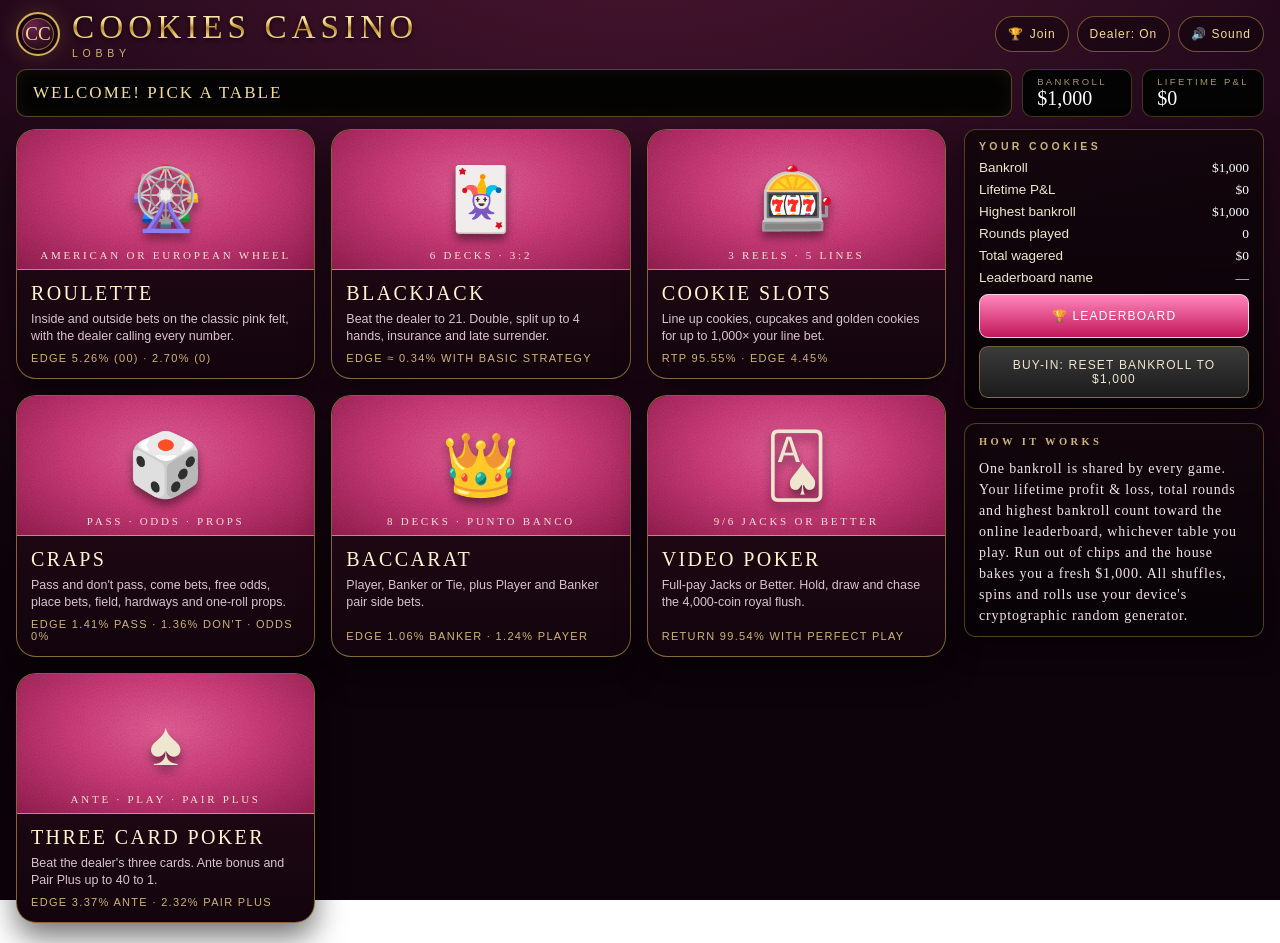
<file: lobby.html>
<!DOCTYPE html>
<html lang="en">
<head>
<meta charset="utf-8">
<meta name="viewport" content="width=device-width, initial-scale=1">
<title>Lobby · Cookies Casino</title>
<link rel="icon" href="data:image/svg+xml,%3Csvg xmlns='http://www.w3.org/2000/svg' viewBox='0 0 100 100'%3E%3Ctext y='.9em' font-size='90'%3E%F0%9F%8D%AA%3C/text%3E%3C/svg%3E">
<link rel="stylesheet" href="cc-core.css?v=3">
<style>
.lobby{display:grid;grid-template-columns:minmax(0,1fr) 300px;gap:18px;align-items:start}
@media (max-width:1000px){.lobby{grid-template-columns:1fr}}
.games{display:grid;grid-template-columns:repeat(auto-fill,minmax(230px,1fr));gap:16px}
.game{position:relative;display:flex;flex-direction:column;border-radius:20px;overflow:hidden;text-decoration:none;color:inherit;min-height:250px;
  background:linear-gradient(180deg,#2a0b1c,#12040c);border:1.5px solid rgba(216,178,90,.55);box-shadow:0 14px 30px rgba(0,0,0,.55);transition:transform .15s,box-shadow .15s}
.game:hover{transform:translateY(-3px);box-shadow:0 18px 36px rgba(0,0,0,.6),0 0 0 2px rgba(243,220,149,.6)}
.game .art{height:140px;display:grid;place-items:center;font-size:62px;position:relative;
  background:url("data:image/svg+xml;utf8,<svg xmlns='http://www.w3.org/2000/svg' width='180' height='180'><filter id='n'><feTurbulence type='fractalNoise' baseFrequency='.9' numOctaves='3' stitchTiles='stitch'/><feColorMatrix values='0 0 0 0 0  0 0 0 0 0  0 0 0 0 0  0 0 0 .5 0'/></filter><rect width='100%' height='100%' filter='url(%23n)' opacity='.35'/></svg>"),
   radial-gradient(ellipse at 50% 40%,#f0649f 0%,#d83f80 45%,#9d1f55 100%);border-bottom:1px solid rgba(243,220,149,.5);text-shadow:0 6px 10px rgba(0,0,0,.45)}
.game .art small{position:absolute;bottom:8px;font-size:11px;letter-spacing:.25em;text-transform:uppercase;color:rgba(255,246,225,.9);font-family:Georgia,serif;text-shadow:none}
.game .body{padding:12px 14px 14px;display:flex;flex-direction:column;gap:6px;flex:1}
.game h2{margin:0;font-family:Didot,"Bodoni 72","Playfair Display",Georgia,serif;font-weight:400;letter-spacing:.12em;text-transform:uppercase;font-size:20px;color:#fff3d0}
.game p{margin:0;font-size:12.5px;color:#d9c3cc;line-height:1.4;flex:1}
.game .edge{font-size:11px;letter-spacing:.12em;text-transform:uppercase;color:#cdb47a}
.game.soon{pointer-events:none;filter:grayscale(.6) brightness(.7)}
.game.soon:after{content:"Coming soon";position:absolute;top:12px;right:-34px;transform:rotate(35deg);background:#f3dc95;color:#3a1206;font-size:11px;font-weight:700;letter-spacing:.12em;padding:4px 40px;text-transform:uppercase}
.stats{display:grid;grid-template-columns:1fr auto;gap:6px 10px;font-size:13.5px}.stats span:nth-child(even){text-align:right;font-family:Georgia,serif;color:#fff;font-variant-numeric:tabular-nums}
.side .panel{margin-bottom:14px}
.side .btn{width:100%;margin-top:8px}
.welcome{font-family:Georgia,serif;letter-spacing:.06em;color:#f3e3ea;font-size:14px;line-height:1.5}
</style>
</head>
<body>
<main class="cc-main">
  <div class="lobby">
    <section class="games" id="games"></section>
    <aside class="side">
      <div class="panel"><h3>Your cookies</h3><div class="stats" id="stats"></div>
        <button class="btn pink" id="lbBtn">🏆 Leaderboard</button><button class="btn" id="buyBtn">Buy-in: reset bankroll to $1,000</button></div>
      <div class="panel welcome"><h3>How it works</h3>One bankroll is shared by every game. Your lifetime profit &amp; loss, total rounds and highest bankroll count toward the online leaderboard, whichever table you play.
        Run out of chips and the house bakes you a fresh $1,000. All shuffles, spins and rolls use your device's cryptographic random generator.</div>
    </aside>
  </div>
</main>
<script src="cc-core.js?v=4"></script>
<script>
(function(){
const {$, fmt, fmtPnl, pnlCls, Bank, LB, LBUI, UI, LS, START_BANK} = CC;
CC.boot({game:'Lobby', lobby:false});
const GAMES = [
  {href:'index.html', name:'Roulette', art:'🎡', tag:'American or European wheel', desc:'Inside and outside bets on the classic pink felt, with the dealer calling every number.', edge:'Edge 5.26% (00) · 2.70% (0)', ready:true},
  {href:'blackjack.html', name:'Blackjack', art:'🃏', tag:'6 decks · 3:2', desc:'Beat the dealer to 21. Double, split up to 4 hands, insurance and late surrender.', edge:'Edge ≈ 0.34% with basic strategy', ready:true},
  {href:'slots.html', name:'Cookie Slots', art:'🎰', tag:'3 reels · 5 lines', desc:'Line up cookies, cupcakes and golden cookies for up to 1,000× your line bet.', edge:'RTP 95.55% · edge 4.45%', ready:true},
  {href:'craps.html', name:'Craps', art:'🎲', tag:'Pass · odds · props', desc:'Pass and don\'t pass, come bets, free odds, place bets, field, hardways and one-roll props.', edge:'Edge 1.41% Pass · 1.36% Don\'t · odds 0%', ready:true},
  {href:'baccarat.html', name:'Baccarat', art:'👑', tag:'8 decks · punto banco', desc:'Player, Banker or Tie, plus Player and Banker pair side bets.', edge:'Edge 1.06% Banker · 1.24% Player', ready:true},
  {href:'videopoker.html', name:'Video Poker', art:'🂡', tag:'9/6 Jacks or Better', desc:'Full-pay Jacks or Better. Hold, draw and chase the 4,000-coin royal flush.', edge:'Return 99.54% with perfect play', ready:true},
  {href:'threecard.html', name:'Three Card Poker', art:'♠️', tag:'Ante · Play · Pair Plus', desc:'Beat the dealer\'s three cards. Ante bonus and Pair Plus up to 40 to 1.', edge:'Edge 3.37% Ante · 2.32% Pair Plus', ready:true}
];
$('#games').innerHTML = GAMES.map(g => `<a class="game ${g.ready ? '' : 'soon'}" href="${g.href}"><div class="art">${g.art}<small>${g.tag}</small></div>
  <div class="body"><h2>${g.name}</h2><p>${g.desc}</p><div class="edge">${g.edge}</div></div></a>`).join('');
function stats(){
  $('#stats').innerHTML = `<span>Bankroll</span><span>${fmt(Bank.value)}</span><span>Lifetime P&amp;L</span><span class="${pnlCls(LB.net)}">${fmtPnl(LB.net)}</span>
    <span>Highest bankroll</span><span>${fmt(LB.peak)}</span><span>Rounds played</span><span>${LB.spins.toLocaleString('en-US')}</span><span>Total wagered</span><span>${fmt(LB.wagered)}</span>
    <span>Leaderboard name</span><span>${LB.nick ? CC.esc(LB.nick) : '—'}</span>`;
}
stats(); setInterval(stats, 3000);
$('#lbBtn').onclick = () => LBUI.open();
$('#buyBtn').onclick = () => { if (!confirm('Reset your bankroll to $1,000? Your leaderboard P&L and highest bankroll are kept.')) return; Bank.set(START_BANK); CC.Snd.chips(5); UI.flash('Buy-in: $1,000 in chips'); stats(); };
UI.flash(LB.nick ? `Welcome back, ${LB.nick}! Pick a table` : 'Welcome! Pick a table');
if (!LB.nick && !LS.get('lb.asked', false)) setTimeout(() => { if (!LBUI.isOpen) LBUI.open(); }, 1200);
})();
</script>
</body>
</html>
</file>
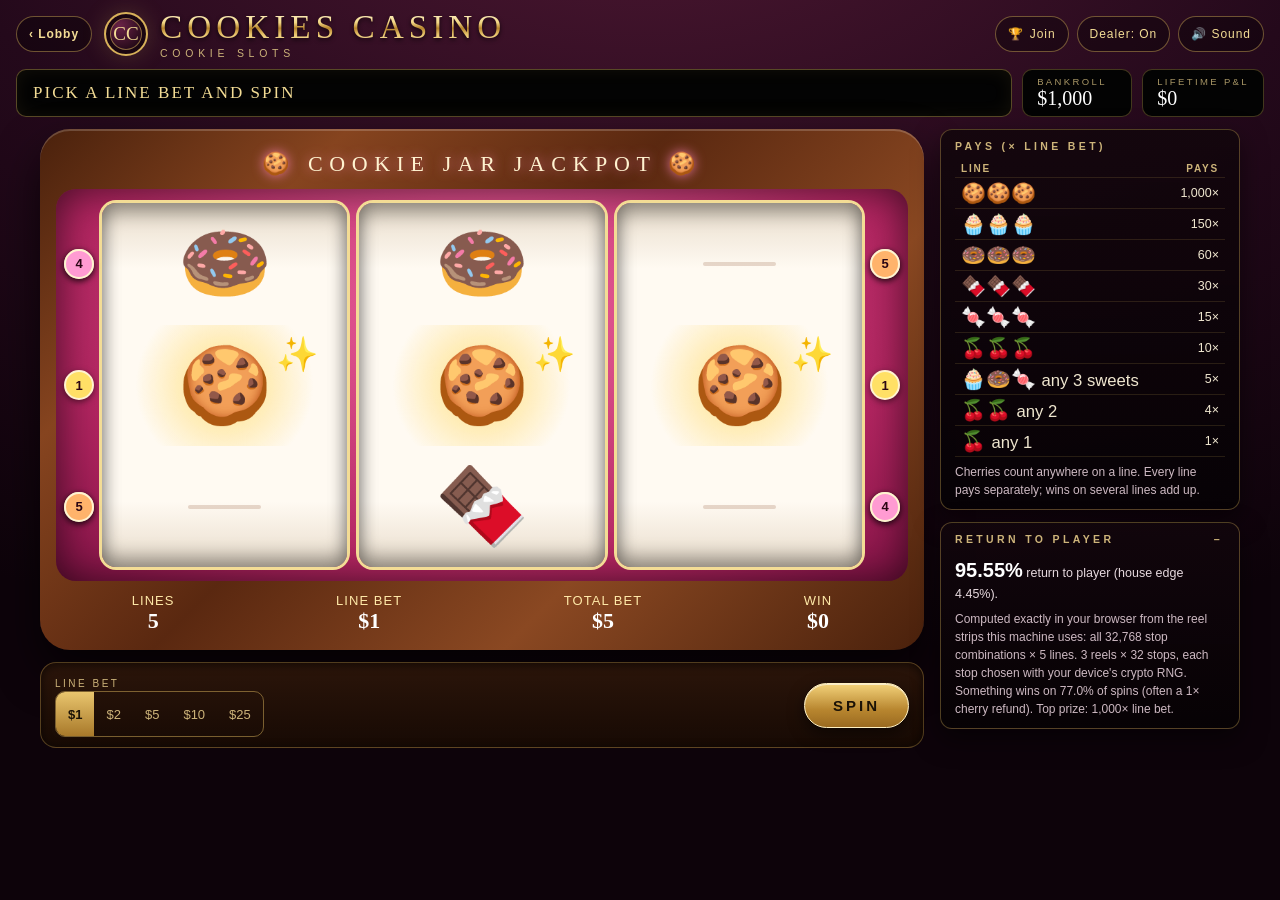
<file: slots.html>
<!DOCTYPE html>
<html lang="en">
<head>
<meta charset="utf-8">
<meta name="viewport" content="width=device-width, initial-scale=1">
<title>Cookie Slots · Cookies Casino</title>
<link rel="icon" href="data:image/svg+xml,%3Csvg xmlns='http://www.w3.org/2000/svg' viewBox='0 0 100 100'%3E%3Ctext y='.9em' font-size='90'%3E%F0%9F%8D%AA%3C/text%3E%3C/svg%3E">
<link rel="stylesheet" href="cc-core.css?v=3">
<style>
.sl{display:grid;grid-template-columns:minmax(0,1fr) 300px;gap:16px;align-items:start;max-width:1200px;margin:0 auto}
@media (max-width:1000px){.sl{grid-template-columns:1fr}}
.cab{border-radius:30px;padding:16px;background:linear-gradient(135deg,#4a210c,#86441f 22%,#5a2810 45%,#8a4822 70%,#4a210c);box-shadow:0 22px 44px rgba(0,0,0,.65),inset 0 2px 0 rgba(255,255,255,.18)}
.marquee{text-align:center;font-family:Didot,"Bodoni 72",Georgia,serif;letter-spacing:.3em;text-transform:uppercase;color:#fff3d0;font-size:clamp(16px,2vw,22px);padding:6px 0 12px;text-shadow:0 0 12px rgba(255,134,187,.8)}
.glass{position:relative;border-radius:20px;padding:14px 46px;background:radial-gradient(ellipse at 50% 30%,#f0649f,#b0245f 70%,#7f1244);box-shadow:inset 0 0 40px rgba(0,0,0,.6)}
.reels{--sh:clamp(78px,min(11vw,13.5vh),130px);--sh:clamp(78px,min(11vw,13.5dvh),130px);display:grid;grid-template-columns:repeat(3,1fr);gap:12px;position:relative}
.reel{height:calc(var(--sh)*3);overflow:hidden;border-radius:14px;background:linear-gradient(180deg,#e8dccb,#fffaf2 18%,#fffaf2 82%,#e8dccb);box-shadow:inset 0 10px 18px rgba(0,0,0,.35),inset 0 -10px 18px rgba(0,0,0,.35),0 0 0 3px #f3dc95}
.col{will-change:transform}
.sym{height:var(--sh);display:grid;place-items:center;font-size:calc(var(--sh)*.62);position:relative}
.sym.gold{background:radial-gradient(circle,rgba(255,215,90,.75),rgba(255,215,90,0) 65%)}
.sym.gold:after{content:"✨";position:absolute;right:12%;top:8%;font-size:calc(var(--sh)*.28)}
.sym.blank:before{content:"";width:30%;height:4px;border-radius:2px;background:rgba(160,110,80,.25)}
.col.blur .sym{filter:blur(2px)}
.sym.hit{animation:symhit .6s ease-in-out infinite alternate}
@keyframes symhit{from{transform:scale(1);filter:drop-shadow(0 0 0 #fff)}to{transform:scale(1.12);filter:drop-shadow(0 0 12px #fff6c0)}}
svg.lines{position:absolute;inset:0;width:100%;height:100%;pointer-events:none;overflow:visible}
svg.lines polyline{fill:none;stroke-width:6;stroke-linecap:round;stroke-linejoin:round;opacity:.92;filter:drop-shadow(0 0 4px rgba(0,0,0,.6))}
.lnum{position:absolute;width:30px;height:30px;border-radius:50%;display:grid;place-items:center;font-size:13px;font-weight:800;color:#fff;border:2px solid #fff3d0;box-shadow:0 2px 6px rgba(0,0,0,.5)}
.lnum.on{animation:symhit .5s infinite alternate}
.meterrow{display:flex;justify-content:space-around;gap:10px;margin-top:12px;font-family:"Arial Rounded MT Bold",Arial,sans-serif;color:#ffe9a8;text-transform:uppercase;letter-spacing:.08em;font-size:13px}
.meterrow b{display:block;color:#fff;font-size:22px;font-family:Georgia,serif;letter-spacing:0;text-align:center}
.seg{display:flex;border:1px solid rgba(216,178,90,.5);border-radius:10px;overflow:hidden}
.seg button{background:transparent;color:#cdb47a;border:0;padding:10px 12px;font-size:13px;cursor:pointer;min-height:44px}
.seg button.on{background:linear-gradient(#e9c56e,#a8792a);color:#1b1206;font-weight:700}
.seg button:disabled{opacity:.5}
.lbl{font-size:10px;letter-spacing:.25em;color:#cdb47a;text-transform:uppercase;margin-right:6px}
.ptab td:first-child{font-size:20px;white-space:nowrap}
.side .panel{margin-bottom:12px}
.small{font-size:12px;color:#cdb9c2;margin-top:6px;line-height:1.5}
</style>
</head>
<body>
<main class="cc-main">
  <div class="sl">
    <div>
      <div class="cab"><div class="marquee">🍪 Cookie Jar Jackpot 🍪</div>
        <div class="glass" id="glass"><div class="reels" id="reels"></div><svg class="lines" id="lines"></svg></div>
        <div class="meterrow"><span>Lines<b>5</b></span><span>Line bet<b id="lbTxt"></b></span><span>Total bet<b id="tbTxt"></b></span><span>Win<b id="winTxt">$0</b></span></div>
      </div>
      <div class="rack"><div><span class="lbl">Line bet</span><div class="seg" id="bets"></div></div>
        <div class="actions"><button class="btn gold" id="spinBtn">Spin</button></div></div>
    </div>
    <aside class="side">
      <div class="panel"><h3>Pays (× line bet)</h3><table class="paytable ptab" id="ptab"></table><div class="small">Cherries count anywhere on a line. Every line pays separately; wins on several lines add up.</div></div>
      <details class="panel" open><summary><h3>Return to player</h3></summary><div class="rules" id="rtpBox">Computing…</div></details>
    </aside>
  </div>
</main>
<script src="cc-core.js?v=4"></script>
<script src="slots-rules.js?v=1"></script>
<script>
(function(){
'use strict';
const {$, $$, fmt, Bank, LB, LBUI, UI, Snd, Voice, RNG, LS, wait} = CC;
CC.boot({game:'Cookie Slots'});
Object.assign(Voice.lines, { jackpot:[['Jackpot!', 'Golden cookies!']] });
const COLORS = ['#ffe066','#7fd1ff','#9dff9d','#ff9bd2','#ffb36b'];
let bet = LS.get('slots.bet', 1); if (!SLOTS.BETS.includes(bet)) bet = 1;
let busy = false, stops = LS.get('slots.stops', null); if (!Array.isArray(stops) || stops.length !== 3) stops = [7, 16, 24];
const symHTML = k => `<div class="sym ${k}">${SLOTS.SYM[k].e}</div>`;
function build(){
  $('#reels').innerHTML = [0, 1, 2].map(r => `<div class="reel"><div class="col" id="col${r}"></div></div>`).join('');
  showStops(stops);
  const g = $('#glass');
  SLOTS.LINES.forEach((ln, i) => { [0, 1].forEach(side => { const d = document.createElement('div'); d.className = 'lnum'; d.dataset.line = i; d.textContent = i + 1; d.style.background = COLORS[i]; d.style.color = '#2a0614';
    d.style[side ? 'right' : 'left'] = '8px'; d.style.top = `calc(14px + var(--sh) * ${(side ? ln[2] : ln[0]) + .5} - 15px)`; g.appendChild(d); }); });
  g.style.setProperty('--sh', getComputedStyle($('#reels')).getPropertyValue('--sh'));
}
function showStops(s){ const w = SLOTS.windowAt(s); [0, 1, 2].forEach(r => { const c = $('#col' + r); c.style.transition = 'none'; c.style.transform = 'none'; c.classList.remove('blur'); c.innerHTML = w[r].map(symHTML).join(''); }); }
function info(){ $('#lbTxt').textContent = fmt(bet); $('#tbTxt').textContent = fmt(bet * 5);
  $('#bets').innerHTML = SLOTS.BETS.map(b => `<button data-b="${b}" class="${b === bet ? 'on' : ''}" ${busy ? 'disabled' : ''}>${fmt(b)}</button>`).join('');
  $$('#bets button').forEach(x => x.onclick = () => { bet = +x.dataset.b; LS.set('slots.bet', bet); Snd.click(); info(); });
  $('#spinBtn').disabled = busy; }
function drawLines(wins){
  const svg = $('#lines'), box = $('#glass').getBoundingClientRect(), reels = $$('.reel').map(r => r.getBoundingClientRect());
  svg.setAttribute('viewBox', `0 0 ${box.width} ${box.height}`);
  svg.innerHTML = wins.map(w => { const pts = SLOTS.LINES[w.line].map((row, r) => { const rb = reels[r]; return `${(rb.left - box.left + rb.width / 2).toFixed(1)},${(rb.top - box.top + rb.height * (row + .5) / 3).toFixed(1)}`; });
    return `<polyline points="${pts.join(' ')}" stroke="${COLORS[w.line]}"/>`; }).join('');
  $$('.lnum').forEach(n => n.classList.toggle('on', wins.some(w => w.line === +n.dataset.line)));
}
function clearWin(){ $('#lines').innerHTML = ''; $$('.lnum').forEach(n => n.classList.remove('on')); $$('.sym.hit').forEach(s => s.classList.remove('hit')); }
async function spin(){
  if (busy) return;
  const total = bet * 5;
  if (total > Bank.value + 1e-9){ if (Bank.value < 5){ Bank.refill(); return; } UI.flash('Not enough chips — lower the line bet', 'warn'); return; }
  busy = true; info(); clearWin(); Bank.take(total); Snd.chips(2); $('#winTxt').textContent = '$0'; UI.flash('Good luck!');
  const next = SLOTS.spin(n => RNG.int(n)), res = SLOTS.evaluate(next), w = res.window, sh = $$('.sym')[0].getBoundingClientRect().height;
  const durs = [1100, 1550, 2000];
  await Promise.all([0, 1, 2].map(r => new Promise(done => {
    const col = $('#col' + r), cur = SLOTS.windowAt(stops)[r], filler = [];
    const n = 18 + r * 7; for (let i = 0; i < n; i++) filler.push(SLOTS.STRIPS[r][RNG.int(SLOTS.L)]);
    col.innerHTML = [...w[r], ...filler, ...cur].map(symHTML).join('');      // final window on top; we scroll down to it
    col.style.transition = 'none'; col.style.transform = `translateY(${-(n + 3) * sh}px)`; col.classList.add('blur'); void col.offsetHeight;
    col.style.transition = `transform ${durs[r]}ms cubic-bezier(.15,.6,.25,1.04)`; col.style.transform = 'translateY(0)';
    const tick = setInterval(() => Snd.reel(), 70);
    setTimeout(() => col.classList.remove('blur'), durs[r] - 260);
    setTimeout(() => { clearInterval(tick); Snd.stop(); done(); }, durs[r]);
  })));
  stops = next; LS.set('slots.stops', stops); showStops(stops);
  const won = res.mult * bet;
  Bank.add(won); LB.record(total, won);
  if (res.wins.length){
    drawLines(res.wins);
    res.wins.forEach(x => SLOTS.LINES[x.line].forEach((row, r) => { if (res.mult && (x.mult > 1 || x.syms[r] === 'cherry')) $('#col' + r).children[row].classList.add('hit'); }));
    $('#winTxt').textContent = fmt(won);
    const top = res.wins.reduce((a, x) => x.mult > a.mult ? x : a);
    const desc = res.wins.length > 1 ? `${res.wins.length} lines` : `Line ${top.line + 1}`;
    if (top.mult >= 1000){ UI.flash(`JACKPOT! Golden cookies — you win ${fmt(won)}`, 'win'); Snd.win(true); Snd.chips(8); Voice.line('jackpot'); }
    else if (won > total){ UI.flash(`${desc} — you win ${fmt(won)}`, 'win'); Snd.win(won >= total * 10); Snd.chips(Math.min(6, 2 + Math.floor(Math.log10(won)))); if (won >= total * 10) Voice.line('bigwin'); }
    else UI.flash(`${desc} — ${fmt(won)} back`);
  } else UI.flash('No win — spin again');
  busy = false; info();
  if (Bank.value < 5){ await wait(1500); Bank.refill(); }
}
// pay table + exact RTP
$('#ptab').innerHTML = '<tr><th>Line</th><th class="r">Pays</th></tr>' + ['gold','cake','donut','choc','candy','cherry'].map(k => `<tr><td>${SLOTS.SYM[k].e.repeat(3)}</td><td class="r">${SLOTS.PAY3[k].toLocaleString('en-US')}×</td></tr>`).join('')
  + `<tr><td>🧁🍩🍬 <small>any 3 sweets</small></td><td class="r">5×</td></tr><tr><td>🍒🍒 <small>any 2</small></td><td class="r">4×</td></tr><tr><td>🍒 <small>any 1</small></td><td class="r">1×</td></tr>`;
setTimeout(() => { const x = SLOTS.exactRTP();
  $('#rtpBox').innerHTML = `<b style="font-size:20px;color:#fff">${(x.rtp * 100).toFixed(2)}%</b> return to player (house edge ${((1 - x.rtp) * 100).toFixed(2)}%).
    <div class="small">Computed exactly in your browser from the reel strips this machine uses: all ${x.combos.toLocaleString('en-US')} stop combinations × 5 lines.
    3 reels × 32 stops, each stop chosen with your device's crypto RNG. Something wins on ${(x.hitRate * 100).toFixed(1)}% of spins (often a 1× cherry refund). Top prize: ${x.maxMult.toLocaleString('en-US')}× line bet.</div>`; }, 50);
$('#spinBtn').onclick = spin;
document.addEventListener('keydown', e => { if (LBUI.isOpen || e.metaKey || e.ctrlKey || /input/i.test(e.target.tagName)) return; if (e.key === ' ' || e.key === 'Enter'){ e.preventDefault(); spin(); } });
build(); info(); UI.flash('Pick a line bet and Spin');
window.addEventListener('resize', () => clearWin());
window.__sl = { spin, get busy(){ return busy; }, get stops(){ return stops; } };
})();
</script>
</body>
</html>
</file>
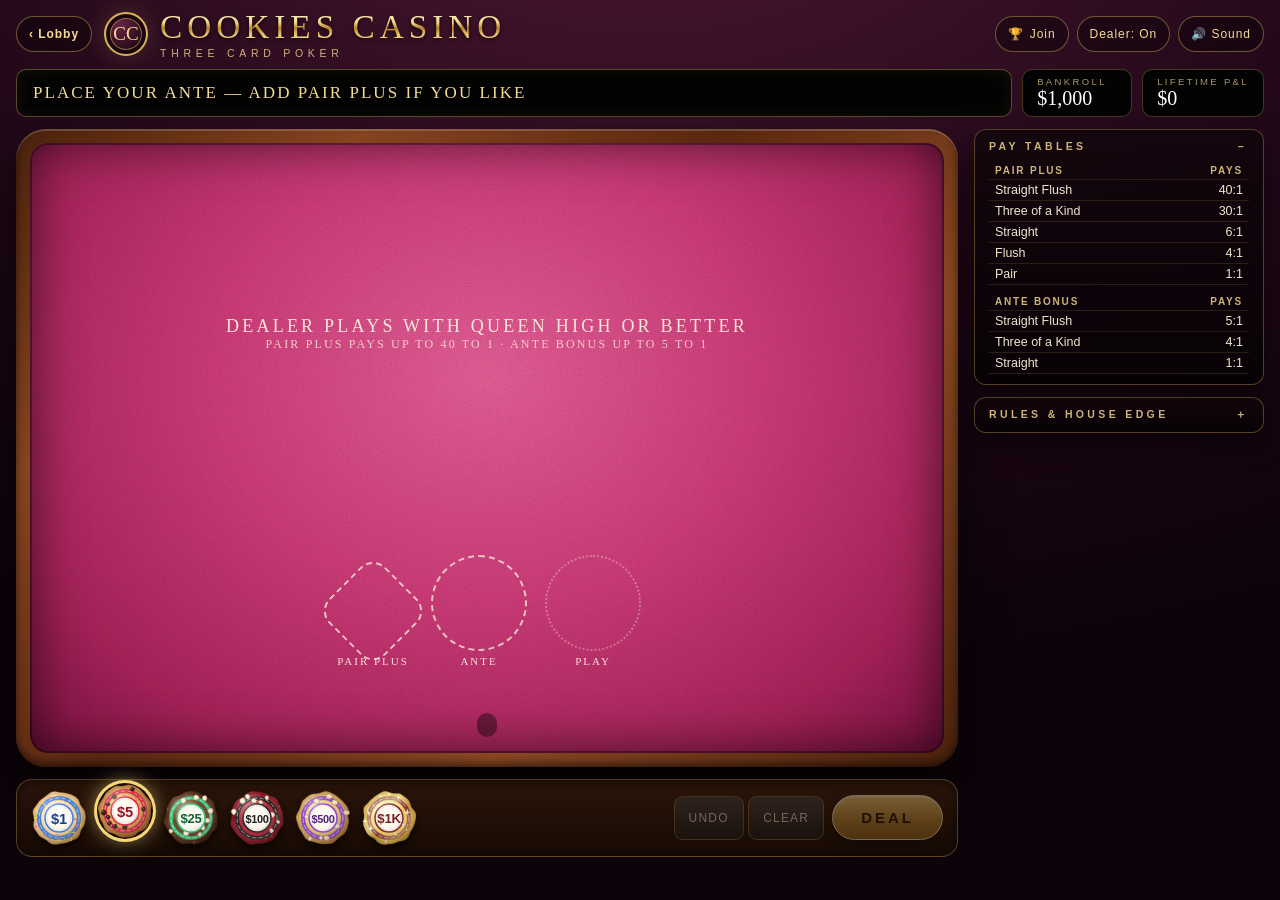
<file: threecard.html>
<!DOCTYPE html>
<html lang="en">
<head>
<meta charset="utf-8">
<meta name="viewport" content="width=device-width, initial-scale=1">
<title>Three Card Poker · Cookies Casino</title>
<link rel="icon" href="data:image/svg+xml,%3Csvg xmlns='http://www.w3.org/2000/svg' viewBox='0 0 100 100'%3E%3Ctext y='.9em' font-size='90'%3E%F0%9F%8D%AA%3C/text%3E%3C/svg%3E">
<link rel="stylesheet" href="cc-core.css?v=3">
<style>
.g-grid{display:grid;grid-template-columns:minmax(0,1fr) 290px;gap:16px;align-items:start}
@media (max-width:1050px){.g-grid{grid-template-columns:1fr}.side{display:grid;grid-template-columns:repeat(auto-fit,minmax(240px,1fr));gap:12px}.side .panel{margin:0}
  #felt{min-height:clamp(420px,calc(100vh - 470px),620px)!important;min-height:clamp(420px,calc(100dvh - 470px),620px)!important}}
.side .panel{margin-bottom:12px}
#felt{--cw:clamp(56px,6.4vw,80px);min-height:clamp(430px,calc(100vh - 290px),620px);min-height:clamp(430px,calc(100dvh - 290px),620px);display:flex;flex-direction:column;align-items:center;justify-content:space-between;gap:8px}
.zone{display:flex;flex-direction:column;align-items:center;gap:6px}
.zone .cards .card{margin-left:calc(var(--cw)*.1)}.zone .cards .card:first-child{margin-left:0}
.circles{display:flex;gap:18px;align-items:flex-end;justify-content:center}
.circ{display:flex;flex-direction:column;align-items:center;gap:4px}
.circ .spot{width:96px;height:96px}
.circ .spot.diamond{border-radius:18px;transform:rotate(45deg);width:80px;height:80px}
.circ .spot.diamond>*{transform:rotate(-45deg)}
.circ .cap{font-family:Georgia,serif;font-size:11px;letter-spacing:.18em;text-transform:uppercase;color:rgba(255,246,225,.9)}
.circ .spot.off{opacity:.45;border-style:dotted;cursor:default}
.tip{font-size:12px;color:#fff3cf;background:rgba(0,0,0,.4);border-radius:10px;padding:4px 10px;min-height:24px}
.small{font-size:12px;color:#cdb9c2;margin-top:6px}
#acts .play[hidden],#acts .bet[hidden]{display:none}
</style>
</head>
<body>
<main class="cc-main">
  <div class="g-grid">
    <div class="left"><section class="rail"><div class="felt" id="felt">
      <div class="zone"><div class="cards" id="dCards"></div><span class="tag" id="dTag" hidden></span></div>
      <div><div class="felt-print big">Dealer plays with Queen high or better</div><div class="felt-print">Pair Plus pays up to 40 to 1 · Ante bonus up to 5 to 1</div></div>
      <div class="zone"><div class="cards" id="pCards"></div><span class="tag" id="pTag" hidden></span></div>
      <div class="circles">
        <div class="circ"><div class="spot diamond" data-bet="pairplus"><div class="stk"></div></div><span class="cap">Pair Plus</span></div>
        <div class="circ"><div class="spot" data-bet="ante"><div class="stk"></div></div><span class="cap">Ante</span></div>
        <div class="circ"><div class="spot off" id="playSpot"><div class="stk"></div></div><span class="cap">Play</span></div>
      </div>
      <div class="tip" id="tip"></div>
    </div></section>
    <div class="rack" id="rack"><div class="actions" id="acts">
      <span class="bet"><button class="btn" id="undoBtn">Undo</button> <button class="btn" id="clearBtn">Clear</button></span>
      <span class="play" hidden><button class="btn" id="foldBtn">Fold</button> <button class="btn pink" id="playBtn">Play</button></span>
      <button class="btn gold" id="dealBtn">Deal</button>
    </div></div></div>
    <aside class="side">
      <details class="panel" open><summary><h3>Pay tables</h3></summary>
        <table class="paytable"><tr><th>Pair Plus</th><th class="r">Pays</th></tr><tr><td>Straight Flush</td><td class="r">40:1</td></tr><tr><td>Three of a Kind</td><td class="r">30:1</td></tr>
          <tr><td>Straight</td><td class="r">6:1</td></tr><tr><td>Flush</td><td class="r">4:1</td></tr><tr><td>Pair</td><td class="r">1:1</td></tr></table>
        <table class="paytable" style="margin-top:8px"><tr><th>Ante Bonus</th><th class="r">Pays</th></tr><tr><td>Straight Flush</td><td class="r">5:1</td></tr><tr><td>Three of a Kind</td><td class="r">4:1</td></tr><tr><td>Straight</td><td class="r">1:1</td></tr></table></details>
      <details class="panel"><summary><h3>Rules &amp; house edge</h3></summary><div class="rules"><ul>
        <li>Make an Ante (and/or Pair Plus), see your 3 cards, then Play (bet = Ante) or Fold</li>
        <li>Dealer needs Queen-high to qualify. No qualify: Ante pays 1:1, Play pushes</li>
        <li>Qualifies: higher hand wins Ante and Play 1:1; ties push</li>
        <li>Ranking: straight flush, trips, straight, flush, pair, high card</li>
        <li>Ante bonus is paid whenever you play; Pair Plus pays on your hand alone</li>
        <li>House edge: Ante/Play <b>3.37%</b> per ante (Q-6-4 strategy), Pair Plus <b>2.32%</b></li><li>Limits: Ante $5–$1,000 · Pair Plus $1–$1,000</li></ul></div></details>
    </aside>
  </div>
</main>
<script src="cc-core.js?v=4"></script>
<script src="tcp-rules.js?v=1"></script>
<script>
(function(){
'use strict';
const {$, $$, fmt, Bank, LB, LBUI, UI, Snd, Voice, RNG, LS, cardHTML, stackSVG, wait, Bets} = CC;
CC.boot({game:'Three Card Poker'});
Object.assign(Voice.lines, { noq:[["Dealer doesn't qualify."]], fold:[['Fold.']], play:[['Play.']] });
let phase = 'betting', busy = false, hand = null, stake = null, shown = {}, playAmt = 0;
const bets = new Bets({limits: TCP.LIMITS, key:'tcp.last', names:{ante:'Ante', pairplus:'Pair Plus'}, onChange: paint});
const rack = UI.chipRack($('#rack'));
function paint(){
  $$('[data-bet]').forEach(s => s.querySelector('.stk').innerHTML = stackSVG(phase === 'betting' ? (bets.get(s.dataset.bet) || shown[s.dataset.bet] || 0) : (stake[s.dataset.bet] || 0)));
  $('#playSpot .stk').innerHTML = stackSVG(playAmt || (phase === 'betting' ? shown.play || 0 : 0));
  $('#acts .bet').hidden = phase !== 'betting'; $('#acts .play').hidden = phase !== 'decide'; $('#dealBtn').hidden = phase !== 'betting';
  const d = $('#dealBtn'); d.disabled = busy || (!bets.total && !bets.canRebet()); d.textContent = !bets.total && bets.canRebet() ? 'Rebet & Deal' : 'Deal';
  $('#undoBtn').disabled = busy || !bets.log.length; $('#clearBtn').disabled = busy || !bets.total;
  if (phase === 'decide'){ $('#playBtn').textContent = `Play ${fmt(stake.ante)}`; $('#playBtn').disabled = busy || Bank.value + 1e-9 < stake.ante; $('#foldBtn').disabled = busy; }
}
function clearCards(){ if (!hand || phase !== 'betting') return; hand = null; shown = {}; $('#pCards').innerHTML = $('#dCards').innerHTML = ''; $('#pTag').hidden = $('#dTag').hidden = true; $('#tip').textContent = ''; $$('.spot').forEach(s => s.classList.remove('win')); paint(); }
const catName = cs => TCP.CATS[TCP.category(TCP.score(cs))];
async function deal(){
  if (busy || phase !== 'betting') return;
  clearCards(); if (!bets.total) bets.rebet();
  if (!bets.total){ UI.flash('Place an Ante (and/or Pair Plus) bet', 'warn'); return; }
  const bad = bets.invalid(); if (bad){ UI.flash(bad, 'warn'); return; }
  busy = true; stake = bets.commit(); playAmt = 0; hand = new TCP.Hand(n => RNG.int(n)); phase = 'dealing'; paint();
  $('#pCards').innerHTML = hand.player.map((c, i) => cardHTML(c, {delay: i * 2 * 220})).join('');
  $('#dCards').innerHTML = hand.dealer.map((c, i) => cardHTML(null, {down:true, delay: (i * 2 + 1) * 220})).join('');
  for (let i = 0; i < 6; i++) setTimeout(() => Snd.card(), i * 220);
  await wait(6 * 220 + 300);
  $('#pTag').hidden = false; $('#pTag').textContent = catName(hand.player);
  if (stake.ante){ phase = 'decide'; busy = false;
    $('#tip').textContent = TCP.shouldPlay(hand.player) ? 'Strategy tip: Q-6-4 or better — Play' : 'Strategy tip: below Q-6-4 — Fold';
    UI.flash(`You have ${catName(hand.player).toLowerCase()} — Play or Fold?`); paint(); return; }
  await reveal(false);
}
async function decide(play){
  if (phase !== 'decide' || busy) return;
  if (play){ if (!Bank.take(stake.ante)){ UI.flash('Not enough chips to Play', 'warn'); return; } playAmt = stake.ante; Snd.chips(2); Voice.line('play'); }
  else { Voice.line('fold'); }
  busy = true; phase = 'reveal'; $('#tip').textContent = ''; paint(); await reveal(play);
}
async function reveal(played){
  $('#dCards').innerHTML = hand.dealer.map((c, i) => cardHTML(c, {cls:'flip', delay: i * 180})).join(''); for (let i = 0; i < 3; i++) setTimeout(() => Snd.flip(), i * 180);
  await wait(800);
  const s = TCP.settle(stake, hand.player, hand.dealer, played);
  $('#dTag').hidden = false; $('#dTag').textContent = catName(hand.dealer) + (s.dealerQualifies ? '' : ' · no qualify');
  Bank.add(s.returned); LB.record(s.wagered, s.returned);
  const net = s.returned - s.wagered, parts = [];
  if (s.per.pairplus) parts.push(`Pair Plus ${fmt(s.per.pairplus - stake.pairplus)}`); if (s.per.bonus) parts.push(`Ante bonus ${fmt(s.per.bonus)}`);
  shown = {}; if (s.per.ante) shown.ante = s.per.ante; if (s.per.pairplus) shown.pairplus = s.per.pairplus; if (s.per.play) shown.play = s.per.play;
  $$('[data-bet]').forEach(el => el.classList.toggle('win', (s.per[el.dataset.bet] || 0) > (stake[el.dataset.bet] || 0)));
  $('#playSpot').classList.toggle('win', s.per.play > playAmt && playAmt > 0);
  const head = ({fold:'Folded', noqualify:"Dealer doesn't qualify — Ante pays, Play pushes", win:'You beat the dealer', push:'Push', lose:'Dealer wins', none:'Pair Plus'})[s.outcome];
  phase = 'betting'; playAmt = 0; busy = false; paint();
  if (s.outcome === 'noqualify') Voice.line('noq');
  if (net > 0){ UI.flash(`${head}${parts.length ? ' · ' + parts.join(' · ') : ''} — you win ${fmt(net)}`, 'win'); Snd.chips(4); Snd.win(net >= s.wagered * 3); if (s.outcome !== 'noqualify') Voice.line(net >= s.wagered * 3 ? 'bigwin' : 'win'); }
  else if (net === 0) UI.flash(`${head} — even`);
  else { UI.flash(`${head}${parts.length ? ' · ' + parts.join(' · ') : ''} — ${fmt(-net)} to the house`); Snd.lose(); if (s.outcome === 'lose') Voice.line('lose'); }
  if (Bank.value < 1){ await wait(1500); Bank.refill(); paint(); }
}
$$('[data-bet]').forEach(s => s.addEventListener('click', () => { if (phase !== 'betting' || busy) return; clearCards(); bets.add(s.dataset.bet, rack.value); }));
$('#undoBtn').onclick = () => bets.undo(); $('#clearBtn').onclick = () => bets.clear(); $('#dealBtn').onclick = deal;
$('#playBtn').onclick = () => decide(true); $('#foldBtn').onclick = () => decide(false);
document.addEventListener('keydown', e => { if (LBUI.isOpen || e.metaKey || e.ctrlKey || /input/i.test(e.target.tagName)) return; const k = e.key.toLowerCase();
  if (k === ' ' || k === 'enter'){ e.preventDefault(); if (phase === 'betting') deal(); } else if (k === 'p') decide(true); else if (k === 'f') decide(false); else if (k === 'backspace'){ e.preventDefault(); bets.undo(); } });
paint(); UI.flash('Place your Ante — add Pair Plus if you like');
window.__tcp = { bets, deal, decide, get phase(){ return phase; }, get busy(){ return busy; }, get hand(){ return hand; } };
})();
</script>
</body>
</html>
</file>
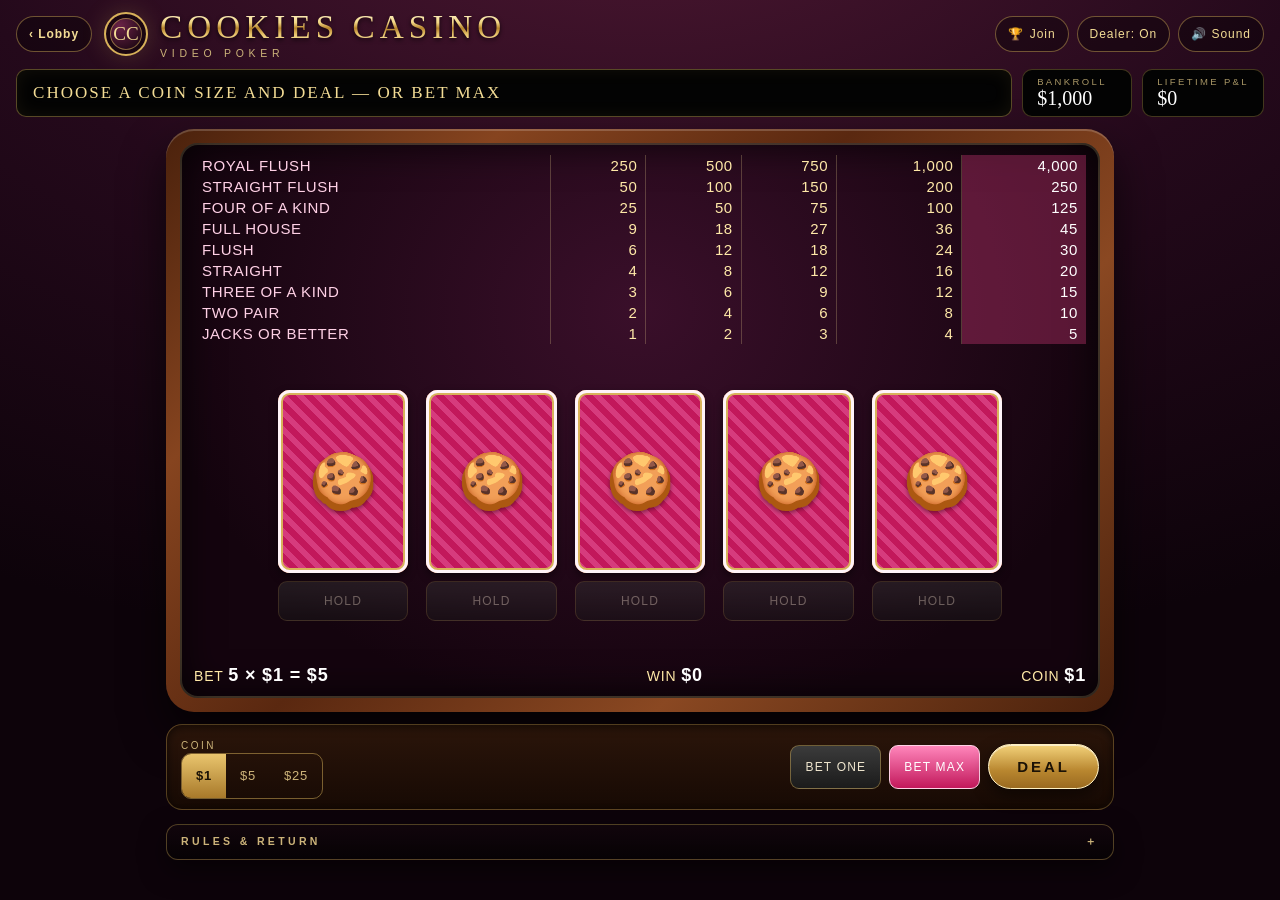
<file: videopoker.html>
<!DOCTYPE html>
<html lang="en">
<head>
<meta charset="utf-8">
<meta name="viewport" content="width=device-width, initial-scale=1">
<title>Video Poker · Cookies Casino</title>
<link rel="icon" href="data:image/svg+xml,%3Csvg xmlns='http://www.w3.org/2000/svg' viewBox='0 0 100 100'%3E%3Ctext y='.9em' font-size='90'%3E%F0%9F%8D%AA%3C/text%3E%3C/svg%3E">
<link rel="stylesheet" href="cc-core.css?v=3">
<style>
.vp{max-width:980px;margin:0 auto}
.cabinet{border-radius:28px;padding:14px;background:linear-gradient(135deg,#4a210c,#86441f 22%,#5a2810 45%,#8a4822 70%,#4a210c);box-shadow:0 22px 44px rgba(0,0,0,.65),inset 0 2px 0 rgba(255,255,255,.18)}
.screen{border-radius:18px;padding:14px;background:radial-gradient(ellipse at 50% 30%,#3a0f2a,#14040e 75%);box-shadow:inset 0 0 40px rgba(0,0,0,.8),inset 0 0 0 2px rgba(243,220,149,.35)}
.pt{width:100%;border-collapse:collapse;font-family:"Arial Rounded MT Bold","Helvetica Neue",Arial,sans-serif;font-size:clamp(12px,1.5vw,15px);color:#ffe9a8;text-transform:uppercase;letter-spacing:.04em}
.pt td{padding:2px 8px;border-right:1px solid rgba(243,220,149,.25);text-align:right;font-variant-numeric:tabular-nums}
.pt td:first-child{text-align:left;color:#ffd1e6}
.pt td:last-child{border-right:0}
.pt td.col{background:rgba(214,59,125,.35);color:#fff}
.pt tr.hit td{background:#ff86bb;color:#2a0614;animation:blink .5s steps(2) infinite}
@keyframes blink{50%{background:#fff3c0}}
.screen{padding:12px 14px}
.vcards{--cw:clamp(66px,min(12.5vw,14.5vh),142px);--cw:clamp(66px,min(12.5vw,14.5dvh),142px);display:flex;justify-content:center;gap:clamp(8px,1.6vw,18px);margin:16px 0 6px}
.slot{display:flex;flex-direction:column;align-items:center;gap:8px;cursor:pointer;touch-action:manipulation}
.slot .card{margin:0}
.slot .held-lbl{height:22px;font-family:Georgia,serif;letter-spacing:.25em;font-size:14px;color:#ffe08a;text-shadow:0 0 10px rgba(255,224,138,.8);visibility:hidden}
.slot.held .held-lbl{visibility:visible}
.slot .hbtn{min-height:40px;width:var(--cw);padding:6px}
.vinfo{display:flex;justify-content:space-between;align-items:center;gap:10px;flex-wrap:wrap;margin-top:8px;font-family:"Arial Rounded MT Bold",Arial,sans-serif;color:#ffe9a8;letter-spacing:.06em;text-transform:uppercase;font-size:14px}
.vinfo b{color:#fff;font-size:18px}
#handName{min-height:30px;text-align:center;font-family:Georgia,serif;letter-spacing:.2em;text-transform:uppercase;color:#fff;font-size:clamp(16px,2vw,22px);text-shadow:0 0 14px rgba(255,134,187,.8)}
.panel-row{display:flex;gap:12px;flex-wrap:wrap;align-items:center;justify-content:space-between;margin-top:12px}
.seg{display:flex;border:1px solid rgba(216,178,90,.5);border-radius:10px;overflow:hidden}
.seg button{background:transparent;color:#cdb47a;border:0;padding:10px 14px;font-size:13px;letter-spacing:.06em;cursor:pointer;min-height:44px}
.seg button.on{background:linear-gradient(#e9c56e,#a8792a);color:#1b1206;font-weight:700}
.seg button:disabled{opacity:.5}
.lbl{font-size:10px;letter-spacing:.25em;color:#cdb47a;text-transform:uppercase;margin-right:6px}
.info{margin-top:14px}
</style>
</head>
<body>
<main class="cc-main vp">
  <div class="cabinet"><div class="screen">
    <table class="pt" id="pt"></table>
    <div class="vcards" id="vcards"></div>
    <div id="handName"></div>
    <div class="vinfo"><span>Bet <b id="betTxt"></b></span><span>Win <b id="winTxt">$0</b></span><span>Coin <b id="coinTxt"></b></span></div>
  </div></div>
  <div class="rack">
    <div><span class="lbl">Coin</span><div class="seg" id="denoms"></div></div>
    <div class="actions">
      <button class="btn" id="oneBtn">Bet One</button><button class="btn pink" id="maxBtn">Bet Max</button><button class="btn gold" id="dealBtn">Deal</button>
    </div>
  </div>
  <details class="panel info"><summary><h3>Rules &amp; return</h3></summary><div class="rules"><ul>
    <li>9/6 "full pay" Jacks or Better · one fresh 52-card deck every hand</li><li>Bet 1–5 coins ($1, $5 or $25 coins); a 5-coin Royal Flush pays 4,000 coins</li>
    <li>Tap a card (or its HOLD button, or keys 1–5) to hold it, then Draw</li>
    <li>Return with perfect strategy: <b>99.54%</b> (house edge 0.46%). Pays shown are coins returned for coins bet.</li></ul></div></details>
</main>
<script src="cc-core.js?v=4"></script>
<script src="vp-rules.js?v=1"></script>
<script>
(function(){
'use strict';
const {$, $$, fmt, Bank, LB, LBUI, UI, Snd, Voice, RNG, LS, cardHTML, wait} = CC;
CC.boot({game:'Video Poker'});
Object.assign(Voice.lines, { royal:[['Royal flush!', 'Sugoi!']], sf:[['Straight flush!']], quads:[['Four of a kind!']], fh:[['Full house!']], flush:[['Flush!']], straight:[['Straight!']], trips:[['Three of a kind.']], twopair:[['Two pair.']], jacks:[['Jacks or better.']] });
const DENOMS = [1, 5, 25];
let denom = LS.get('vp.denom', 1); if (!DENOMS.includes(denom)) denom = 1;
let coins = LS.get('vp.coins', 5); if (!(coins >= 1 && coins <= 5)) coins = 5;
let hand = null, phase = 'idle', busy = false, lastCat = null;
function table(){
  $('#pt').innerHTML = VP.ORDER.map(k => `<tr data-k="${k}" class="${lastCat === k ? 'hit' : ''}"><td>${VP.NAMES[k]}</td>${[1,2,3,4,5].map(n => `<td class="${n === coins ? 'col' : ''}">${VP.payout(k, n).toLocaleString('en-US')}</td>`).join('')}</tr>`).join('');
}
function info(){ $('#betTxt').textContent = `${coins} × ${fmt(denom)} = ${fmt(coins*denom)}`; $('#coinTxt').textContent = fmt(denom);
  $('#denoms').innerHTML = DENOMS.map(d => `<button data-d="${d}" class="${d === denom ? 'on' : ''}" ${phase !== 'idle' || busy ? 'disabled' : ''}>${fmt(d)}</button>`).join('');
  $$('#denoms button').forEach(b => b.onclick = () => { denom = +b.dataset.d; LS.set('vp.denom', denom); Snd.click(); info(); });
  $('#dealBtn').textContent = phase === 'hold' ? 'Draw' : 'Deal'; $('#dealBtn').disabled = busy;
  $('#oneBtn').disabled = $('#maxBtn').disabled = busy || phase !== 'idle'; }
function cards(anim){
  const cs = hand ? hand.cards : [null, null, null, null, null];
  $('#vcards').innerHTML = cs.map((c, i) => `<div class="slot ${hand && hand.held[i] ? 'held' : ''}" data-i="${i}"><div class="held-lbl">Held</div>${cardHTML(c, {down: c === null, delay: anim && anim[i] !== undefined ? anim[i] : 0}).replace(anim && anim[i] !== undefined ? '' : 'class="card', anim && anim[i] !== undefined ? '' : 'style="animation:none" class="card')}<button class="btn hbtn ${hand && hand.held[i] ? 'on' : ''}" ${phase !== 'hold' || busy ? 'disabled' : ''}>Hold</button></div>`).join('');
  $$('.slot').forEach(s => s.onclick = () => hold(+s.dataset.i));
}
function hold(i){ if (phase !== 'hold' || busy) return; hand.toggle(i); Snd.click(); cards(); }
async function deal(){
  if (busy) return;
  if (phase === 'hold') return draw();
  const bet = coins * denom;
  if (bet > Bank.value + 1e-9){ if (Bank.value < 1){ Bank.refill(); return; } UI.flash('Not enough chips — lower the coin size or bet fewer coins', 'warn'); return; }
  busy = true; Bank.take(bet); Snd.chips(Math.min(5, coins)); lastCat = null; table(); $('#winTxt').textContent = '$0';
  hand = new VP.Hand(n => RNG.int(n)); phase = 'hold';
  cards({0:0, 1:110, 2:220, 3:330, 4:440}); for (let i = 0; i < 5; i++) setTimeout(() => Snd.card(), i * 110);
  await wait(800); const cat = VP.evaluate(hand.cards);
  $('#handName').textContent = cat ? VP.NAMES[cat] : ''; UI.flash(cat ? `${VP.NAMES[cat]} — choose cards to hold, then Draw` : 'Choose cards to hold, then Draw');
  busy = false; info(); cards();
}
async function draw(){
  busy = true; info(); const before = hand.cards.slice(); hand.draw(); const anim = {}; let n = 0;
  hand.cards.forEach((c, i) => { if (!hand.held[i]){ anim[i] = n * 120; setTimeout(() => Snd.card(), n * 120); n++; } });
  cards(anim); await wait(n * 120 + 400);
  const cat = VP.evaluate(hand.cards), bet = coins * denom, won = VP.payout(cat, coins) * denom;
  Bank.add(won); LB.record(bet, won); lastCat = cat; table();
  $('#handName').textContent = cat ? VP.NAMES[cat] : 'Game over'; $('#winTxt').textContent = fmt(won);
  if (won > 0){ UI.flash(`${VP.NAMES[cat]} — you win ${fmt(won)}${won === bet ? ' (bet back)' : ''}`, 'win'); Snd.chips(Math.min(6, 2 + VP.ORDER.length - VP.ORDER.indexOf(cat))); Snd.win(VP.ORDER.indexOf(cat) <= 3); Voice.line(cat); }
  else { UI.flash('No win — deal again'); }
  phase = 'idle'; busy = false; info(); cards();
  if (Bank.value < 1){ await wait(1500); Bank.refill(); }
}
$('#dealBtn').onclick = deal;
$('#oneBtn').onclick = () => { if (phase !== 'idle' || busy) return; coins = coins % 5 + 1; LS.set('vp.coins', coins); Snd.chip(); table(); info(); };
$('#maxBtn').onclick = () => { if (phase !== 'idle' || busy) return; coins = 5; LS.set('vp.coins', coins); table(); info(); deal(); };
document.addEventListener('keydown', e => { if (LBUI.isOpen || e.metaKey || e.ctrlKey || /input/i.test(e.target.tagName)) return;
  if (e.key === ' ' || e.key === 'Enter'){ e.preventDefault(); deal(); } else if (/^[1-5]$/.test(e.key)) hold(+e.key - 1); });
table(); info(); cards(); UI.flash('Choose a coin size and Deal — or Bet Max');
window.__vp = { get hand(){ return hand; }, get phase(){ return phase; }, get busy(){ return busy; }, deal, hold, setCoins(n){ coins = n; table(); info(); } };
})();
</script>
</body>
</html>
</file>
<file: cc-core.css>
/* Cookies Casino — shared theme for the lobby and the card/dice/slot game pages */
:root{--gold:#d8b25a;--gold2:#f3dc95;--ink:#efe6cf;--pink:#ff86bb;--up:#5fe08f;--down:#ff7186}
*{box-sizing:border-box}
[hidden]{display:none!important}
html,body{margin:0;min-height:100%}
body{color:var(--ink);font-family:"Segoe UI",Roboto,Helvetica,Arial,sans-serif;
  background:radial-gradient(1400px 800px at 50% -15%,#4f1833 0%,#24091b 50%,#0d030a 100%) fixed;
  -webkit-font-smoothing:antialiased;-webkit-tap-highlight-color:transparent;-webkit-text-size-adjust:100%}
button{font-family:inherit}
a{color:var(--gold2)}
.cc-hd{display:flex;align-items:center;gap:12px;padding:10px 16px 4px;flex-wrap:wrap;max-width:1400px;margin:0 auto}
.cc-brand{display:flex;align-items:center;gap:12px;text-decoration:none;min-width:0}
.cc-logo{width:44px;height:44px;border-radius:50%;display:grid;place-items:center;flex:none;font-family:Didot,"Bodoni 72","Bodoni MT","Playfair Display",Georgia,serif;font-size:19px;color:var(--gold2);
  border:2px solid var(--gold);background:radial-gradient(circle at 35% 30%,#6a2347,#1a0611 75%);box-shadow:inset 0 0 0 4px #1a0611,inset 0 0 0 5px rgba(216,178,90,.55),0 0 24px rgba(216,178,90,.2)}
.cc-title{display:flex;flex-direction:column;min-width:0}
.cc-title h1{margin:0;font-family:Didot,"Bodoni 72","Bodoni MT","Playfair Display",Georgia,serif;font-weight:400;font-size:clamp(20px,2.6vw,34px);letter-spacing:.15em;line-height:1.05;text-transform:uppercase;white-space:nowrap;
  background:linear-gradient(180deg,#fff7da 0%,#f2d684 36%,#b5832c 52%,#e8c46c 70%,#fff1c2 100%);-webkit-background-clip:text;background-clip:text;color:transparent;filter:drop-shadow(0 2px 2px rgba(0,0,0,.7))}
.cc-title .sub{font-size:10.5px;letter-spacing:.45em;color:#cdb47a;text-transform:uppercase;margin-top:2px}
.cc-tools{margin-left:auto;display:flex;gap:8px;flex-wrap:wrap;align-items:center;justify-content:flex-end}
.icon-btn{background:rgba(0,0,0,.35);color:var(--gold2);border:1px solid rgba(216,178,90,.45);border-radius:20px;padding:8px 12px;font-size:12px;letter-spacing:.08em;cursor:pointer;display:inline-flex;align-items:center;gap:6px;text-decoration:none;min-height:36px}
.icon-btn:hover{background:rgba(216,178,90,.12)}
.icon-btn.off{opacity:.6}
.cc-lobby{font-weight:600}
.cc-bar{display:flex;gap:10px;flex-wrap:wrap;align-items:stretch;max-width:1400px;margin:6px auto 0;padding:0 16px}
.status{flex:1 1 320px;background:#030303;border:1px solid rgba(216,178,90,.4);border-radius:10px;padding:10px 16px;display:flex;align-items:center;
  font-family:Georgia,"Times New Roman",serif;letter-spacing:.12em;text-transform:uppercase;font-size:clamp(13px,1.35vw,17px);color:var(--gold2);box-shadow:inset 0 0 18px rgba(216,178,90,.08);min-height:48px}
.status.warn{color:#ffb4a0}.status.win{color:#ffc4df;text-shadow:0 0 12px rgba(255,110,175,.55)}
.meter{background:#030303;border:1px solid rgba(216,178,90,.3);border-radius:10px;padding:6px 14px;min-width:110px}
.meter .l{font-size:9.5px;letter-spacing:.25em;color:#a99766;text-transform:uppercase}
.meter .v{font-family:Georgia,serif;font-size:20px;color:#fff;font-variant-numeric:tabular-nums;white-space:nowrap}
.up{color:var(--up)!important}.down{color:var(--down)!important}
.cc-main{max-width:1400px;margin:0 auto;padding:12px 16px 20px}
.rail{padding:14px;border-radius:30px;background:linear-gradient(135deg,#4a210c 0%,#86441f 22%,#5a2810 45%,#8a4822 70%,#4a210c 100%);
  box-shadow:0 22px 44px rgba(0,0,0,.65),inset 0 2px 0 rgba(255,255,255,.18),inset 0 -4px 8px rgba(0,0,0,.55)}
.felt{position:relative;border-radius:18px;padding:16px;overflow:hidden;
  background:url("data:image/svg+xml;utf8,<svg xmlns='http://www.w3.org/2000/svg' width='180' height='180'><filter id='n'><feTurbulence type='fractalNoise' baseFrequency='.9' numOctaves='3' stitchTiles='stitch'/><feColorMatrix values='0 0 0 0 0  0 0 0 0 0  0 0 0 0 0  0 0 0 .5 0'/></filter><rect width='100%' height='100%' filter='url(%23n)' opacity='.35'/></svg>"),
   radial-gradient(ellipse at 50% 38%,#f0649f 0%,#d83f80 42%,#b0245f 78%,#7f1244 100%);
  box-shadow:inset 0 0 50px rgba(0,0,0,.6),inset 0 0 0 2px rgba(0,0,0,.35);user-select:none;-webkit-user-select:none;-webkit-touch-callout:none;touch-action:manipulation}
.felt-print{font-family:Georgia,serif;letter-spacing:.18em;text-transform:uppercase;color:rgba(255,240,220,.78);text-align:center;font-size:12px}
.felt-print.big{font-size:clamp(13px,1.6vw,18px);color:rgba(255,246,225,.9)}
.panel{background:linear-gradient(180deg,rgba(18,6,12,.88),rgba(6,2,5,.92));border:1px solid rgba(216,178,90,.35);border-radius:12px;padding:10px 14px;box-shadow:0 10px 26px rgba(0,0,0,.5)}
.panel h3{margin:0 0 8px;font-size:10.5px;letter-spacing:.32em;color:#cdb47a;font-weight:600;text-transform:uppercase}
details.panel>summary{list-style:none;cursor:pointer}details.panel>summary::-webkit-details-marker{display:none}
details.panel>summary h3{display:flex;justify-content:space-between;margin:0}details.panel>summary h3:after{content:'＋'}details.panel[open]>summary h3:after{content:'－'}details.panel[open]>summary h3{margin-bottom:8px}
.paytable{width:100%;border-collapse:collapse;font-size:12.5px}
.paytable td,.paytable th{padding:3px 6px;border-bottom:1px solid rgba(216,178,90,.15);text-align:left}
.paytable th{color:#cdb47a;font-size:10px;letter-spacing:.18em;text-transform:uppercase;font-weight:600}
.paytable td.r,.paytable th.r{text-align:right;font-variant-numeric:tabular-nums}
.paytable tr.hit td{background:rgba(255,134,187,.28);color:#fff}
.rules{font-size:12.5px;line-height:1.5;color:#e6d9de}.rules ul{margin:4px 0;padding-left:18px}
.rack{display:flex;flex-wrap:wrap;align-items:center;gap:10px 14px;margin-top:12px;padding:10px 14px;border-radius:16px;user-select:none;-webkit-user-select:none;-webkit-touch-callout:none;
  background:linear-gradient(180deg,#2b150a,#170a04);border:1px solid rgba(216,178,90,.3);box-shadow:inset 0 2px 10px rgba(0,0,0,.6)}
.chips{display:flex;gap:10px;flex-wrap:wrap}
.chipbtn{width:56px;height:56px;padding:0;border:0;background:none;cursor:pointer;border-radius:50%;transition:transform .15s,box-shadow .15s;filter:drop-shadow(0 4px 3px rgba(0,0,0,.6))}
.chipbtn svg{width:100%;height:100%;display:block}
.chipbtn:hover{transform:translateY(-3px)}
.chipbtn.sel{transform:translateY(-7px);box-shadow:0 0 0 3px #f5d77a,0 0 20px rgba(245,215,122,.75)}
.actions{display:flex;gap:8px;flex-wrap:wrap;margin-left:auto;align-items:center}
.btn{background:linear-gradient(#3b3b3b,#1b1b1b);color:var(--ink);border:1px solid rgba(216,178,90,.45);border-radius:9px;padding:11px 14px;font-size:12px;min-height:44px;letter-spacing:.1em;text-transform:uppercase;cursor:pointer;touch-action:manipulation}
.btn:hover:not(:disabled){border-color:var(--gold2);color:#fff}
.btn:disabled{opacity:.4;cursor:not-allowed}
.btn.on{background:linear-gradient(#ff86bb,#c2185b);color:#fff;border-color:#ffd1e6;box-shadow:0 0 14px rgba(255,105,170,.6)}
.btn.pink{background:linear-gradient(#ff86bb,#c2185b);color:#fff;border-color:#ffd1e6}
.btn.gold,.btn.spin{background:linear-gradient(#f3d27a,#b8862f 60%,#9a6a20);color:#1b1206;font-weight:800;font-size:15px;letter-spacing:.2em;padding:13px 28px;border-radius:30px;border-color:#fff1c2;
  box-shadow:0 6px 16px rgba(0,0,0,.5),inset 0 1px 0 rgba(255,255,255,.6)}
.btn.gold:hover:not(:disabled){filter:brightness(1.08)}
.hint{margin-top:8px;font-size:11.5px;color:#9f9578;letter-spacing:.04em;text-align:center}
/* bet circles */
.spot{position:relative;display:grid;place-items:center;border-radius:50%;border:2px dashed rgba(255,240,220,.75);color:rgba(255,246,225,.92);cursor:pointer;
  font-family:Georgia,serif;letter-spacing:.12em;text-transform:uppercase;font-size:11px;text-align:center;transition:box-shadow .15s,background .15s;touch-action:manipulation}
.spot:hover{background:rgba(255,255,255,.08)}
.spot.win{box-shadow:0 0 0 3px #fff6c0,0 0 26px rgba(255,246,192,.85);animation:spotpulse .7s ease-in-out infinite alternate}
@keyframes spotpulse{from{background:rgba(255,246,192,.06)}to{background:rgba(255,246,192,.3)}}
.spot.locked{cursor:default}
.spot .stk{position:absolute;inset:0;display:grid;place-items:center;pointer-events:none}
.stk svg{width:58px;height:70px;overflow:visible;filter:drop-shadow(0 3px 2px rgba(0,0,0,.5))}
/* cards */
.cards{display:flex;justify-content:center;min-height:calc(var(--cw,74px)*1.4);gap:0}
.card{width:var(--cw,74px);height:calc(var(--cw,74px)*1.4);border-radius:calc(var(--cw,74px)*.09);position:relative;flex:none;margin-left:calc(var(--cw,74px)*-.42);
  background:linear-gradient(160deg,#fffdf8,#f3ece0);box-shadow:0 4px 10px rgba(0,0,0,.45),inset 0 0 0 1px rgba(0,0,0,.18);color:#1d1d1d;font-family:Georgia,"Times New Roman",serif;
  animation:deal .32s cubic-bezier(.2,.8,.3,1) both}
.card:first-child{margin-left:0}
.cards.spread .card{margin-left:calc(var(--cw,74px)*.12)}.cards.spread .card:first-child{margin-left:0}
.card.red{color:#c8143c}
.card .ix{position:absolute;left:7%;top:5%;display:flex;flex-direction:column;align-items:center;line-height:.95;font-weight:700;font-size:calc(var(--cw,74px)*.26)}
.card .ix i{font-style:normal;font-size:.8em}
.card .ix.b{left:auto;top:auto;right:7%;bottom:5%;transform:rotate(180deg)}
.card .pip{position:absolute;inset:0;display:grid;place-items:center;font-size:calc(var(--cw,74px)*.62)}
.card .pip.face{font-size:calc(var(--cw,74px)*.46);font-weight:700}
.card.back{background:repeating-linear-gradient(45deg,#c2185b 0 6px,#d63b7d 6px 12px);box-shadow:0 4px 10px rgba(0,0,0,.45),inset 0 0 0 3px #fff3f8,inset 0 0 0 5px var(--gold)}
.card.back:after{content:"🍪";position:absolute;inset:0;display:grid;place-items:center;font-size:calc(var(--cw,74px)*.42);filter:drop-shadow(0 2px 2px rgba(0,0,0,.4))}
.card.held{transform:translateY(-10px);box-shadow:0 0 0 3px #f5d77a,0 10px 20px rgba(0,0,0,.5)}
.card.dim{filter:brightness(.6)}
.card.flip{animation:flip .35s ease both}
@keyframes deal{from{transform:translate(40px,-60px) rotate(-8deg);opacity:0}to{transform:none;opacity:1}}
@keyframes flip{0%{transform:rotateY(90deg)}100%{transform:none}}
.tag{display:inline-block;padding:3px 10px;border-radius:12px;background:rgba(0,0,0,.55);color:#fff;font-size:13px;font-weight:600;letter-spacing:.04em;border:1px solid rgba(255,255,255,.25);font-variant-numeric:tabular-nums}
.tag.win{background:linear-gradient(#ff86bb,#c2185b);border-color:#ffd1e6}.tag.lose{background:rgba(0,0,0,.7);color:#d9c3cc}.tag.push{background:#5b4a2a;color:#fff3cf}
/* modal + leaderboard (same look as roulette) */
.modal{position:fixed;inset:0;z-index:100;display:flex;align-items:center;justify-content:center;padding:16px;background:rgba(10,2,7,.66);-webkit-backdrop-filter:blur(3px);backdrop-filter:blur(3px);opacity:0;transition:opacity .2s}
.modal.show{opacity:1}.modal[hidden]{display:none}
.sheet{position:relative;width:min(640px,95vw);max-height:min(88vh,860px);max-height:min(88dvh,860px);display:flex;flex-direction:column;border-radius:20px;overflow:hidden;
  background:linear-gradient(180deg,#2a0b1c,#12040c);border:1.5px solid var(--gold);box-shadow:0 24px 60px rgba(0,0,0,.7),0 0 0 6px rgba(216,178,90,.12);transform:translateY(10px);transition:transform .2s}
.modal.show .sheet{transform:none}
.sheet-hd{padding:16px 20px 12px;background:radial-gradient(ellipse at 50% 0%,#e0508f,#a8245e 60%,#6e1240);border-bottom:1px solid rgba(243,220,149,.5);text-align:center}
.sheet-hd h2{margin:0;font-family:Didot,"Bodoni 72","Playfair Display",Georgia,serif;font-weight:400;letter-spacing:.16em;text-transform:uppercase;font-size:24px;color:#fff6dc;text-shadow:0 2px 4px rgba(0,0,0,.5)}
.sheet-hd p{margin:4px 0 0;font-size:11px;letter-spacing:.25em;text-transform:uppercase;color:#ffe3ef}
.sheet .x{position:absolute;right:10px;top:10px;width:36px;height:36px;border-radius:50%;border:1px solid rgba(255,240,220,.6);background:rgba(0,0,0,.25);color:#fff;font-size:20px;line-height:1;cursor:pointer}
.sheet-bd{padding:14px 18px 6px;overflow:auto;-webkit-overflow-scrolling:touch;flex:1;min-height:0}
.sheet-ft{padding:10px 18px 14px;font-size:11.5px;color:#b9a3ae;text-align:center;border-top:1px solid rgba(216,178,90,.18)}
#lbForm{margin-bottom:14px;padding:12px 14px;border:1px solid rgba(216,178,90,.35);border-radius:12px;background:rgba(0,0,0,.25)}
#lbFormTitle{font-size:13px;color:var(--gold2);margin-bottom:8px;letter-spacing:.04em}
#lbNick{width:100%;font:inherit;font-size:17px;padding:11px 13px;border-radius:10px;border:1.5px solid rgba(216,178,90,.55);background:#fff8f0;color:#3a0c22;outline:none}
#lbNick:focus{border-color:#ff86bb;box-shadow:0 0 0 3px rgba(255,134,187,.35)}
#lbErr{min-height:18px;margin-top:6px;font-size:12.5px;color:#ffb4c8}
.lb-form-actions{display:flex;justify-content:flex-end;gap:8px;margin-top:4px}
#lbMe{display:flex;align-items:center;justify-content:space-between;gap:10px;margin-bottom:12px;padding:10px 14px;border-radius:12px;background:rgba(214,59,125,.18);border:1px solid rgba(255,134,187,.45);font-size:13.5px}
#lbMe[hidden],#lbForm[hidden]{display:none}
#lbMe b{color:#fff}
.lb-list{display:flex;flex-direction:column;gap:4px}
.lb-row{display:grid;grid-template-columns:42px minmax(0,1fr) 96px 92px 54px;align-items:center;gap:8px;padding:9px 12px;border-radius:10px;background:rgba(255,255,255,.04);font-size:15px}
.lb-row .rk{font-family:Georgia,serif;color:#cdb47a;font-size:14px}.lb-row.top1 .rk,.lb-row.top2 .rk,.lb-row.top3 .rk{font-size:20px}
.lb-row .nm{overflow:hidden;text-overflow:ellipsis;white-space:nowrap;color:#fff}
.lb-row .pl,.lb-row .pk,.lb-row .sp{text-align:right;font-variant-numeric:tabular-nums}
.lb-row .pl{font-family:Georgia,serif;font-size:16px;color:#e9dde2}.lb-row .pk{font-family:Georgia,serif;color:var(--gold2);font-size:15px}.lb-row .sp{font-size:12.5px;color:#cdb9c2}
.lb-row.me{background:linear-gradient(90deg,rgba(255,105,170,.42),rgba(214,59,125,.18));box-shadow:inset 0 0 0 1.5px #ff86bb}
.lb-row.me .nm:after{content:"  (you)";color:#ffd1e6;font-size:12px}
.lb-head{background:none;padding:0 12px 2px;font-size:10px;letter-spacing:.14em;text-transform:uppercase;color:#cdb47a}
.lb-head span{text-align:right}.lb-head span:nth-child(-n+2){text-align:left}.lb-head .on{color:#fff}
.lb-gap{text-align:center;color:#a98;letter-spacing:.3em}
.lb-empty{text-align:center;color:#d9c3cc;padding:22px 6px}
.lb-tabs{display:flex;gap:6px;margin:0 0 10px;padding:4px;border-radius:12px;background:rgba(0,0,0,.3);border:1px solid rgba(216,178,90,.3)}
.lb-tabs button{flex:1;min-height:38px;border:0;border-radius:9px;background:none;color:#e8cfd9;font:inherit;font-size:13px;letter-spacing:.06em;cursor:pointer}
.lb-tabs button.on{background:linear-gradient(180deg,#e0508f,#a8245e);color:#fff;box-shadow:inset 0 0 0 1px rgba(243,220,149,.6)}
@media (max-width:560px){.lb-row{grid-template-columns:34px minmax(0,1fr) 82px 74px;font-size:14px}.lb-row .sp{display:none}}
@media (max-width:700px){.cc-tools{margin-left:0;width:100%;justify-content:flex-start}.meter{min-width:96px;padding:5px 10px}.meter .v{font-size:17px}}
@media (prefers-reduced-motion:reduce){.card{animation:none}}
</file>
